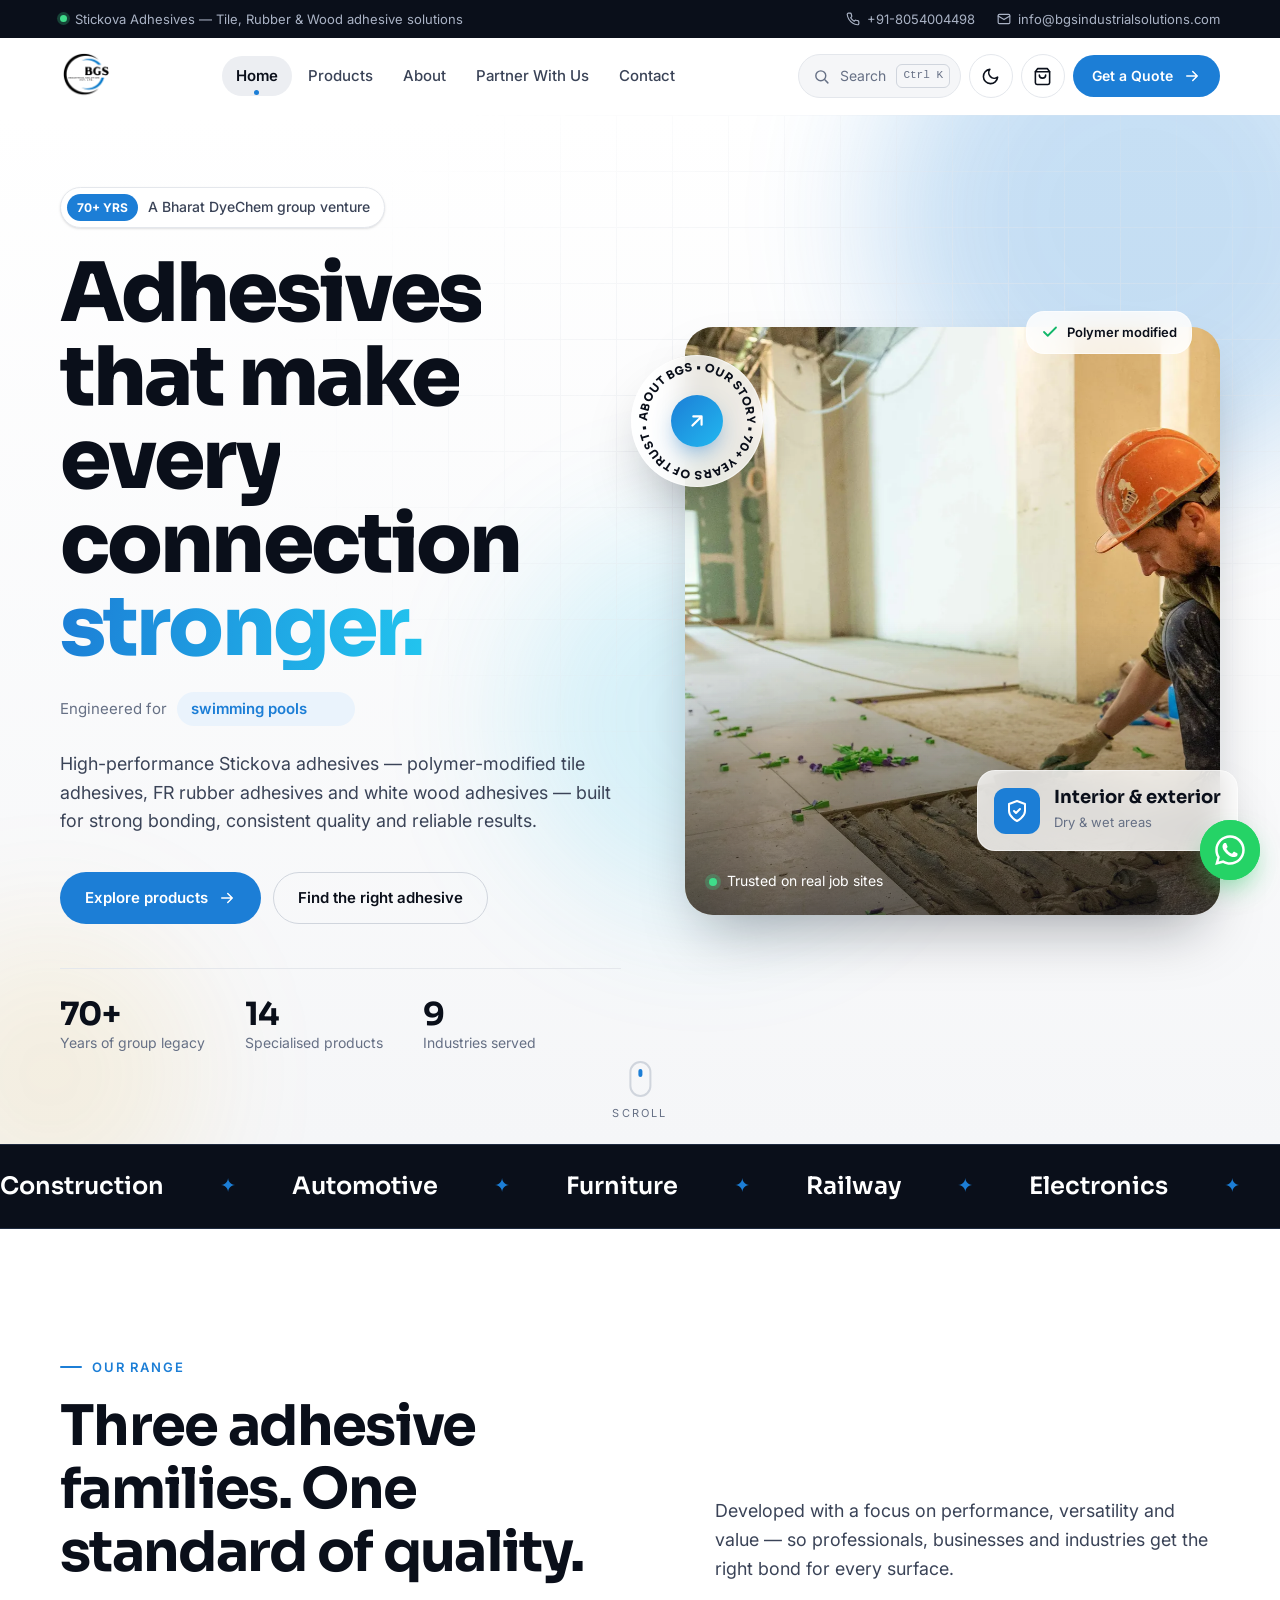
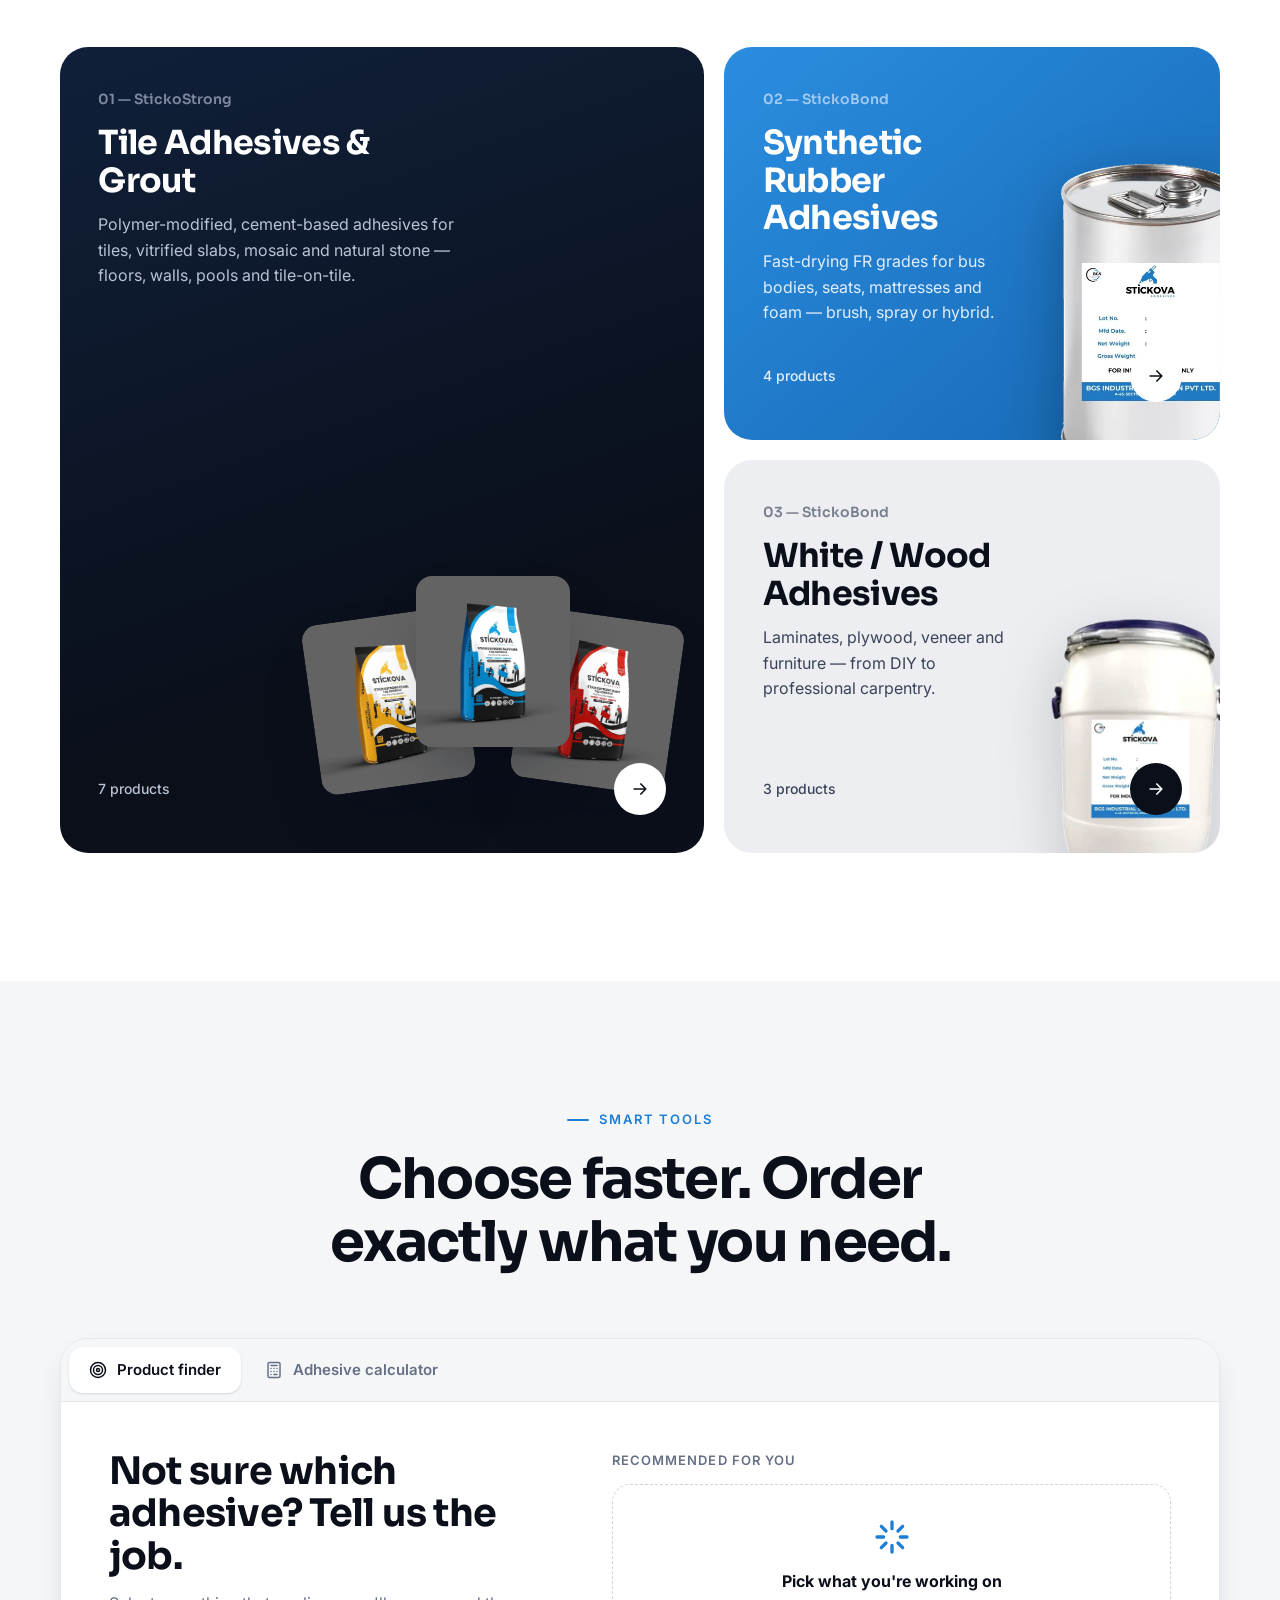
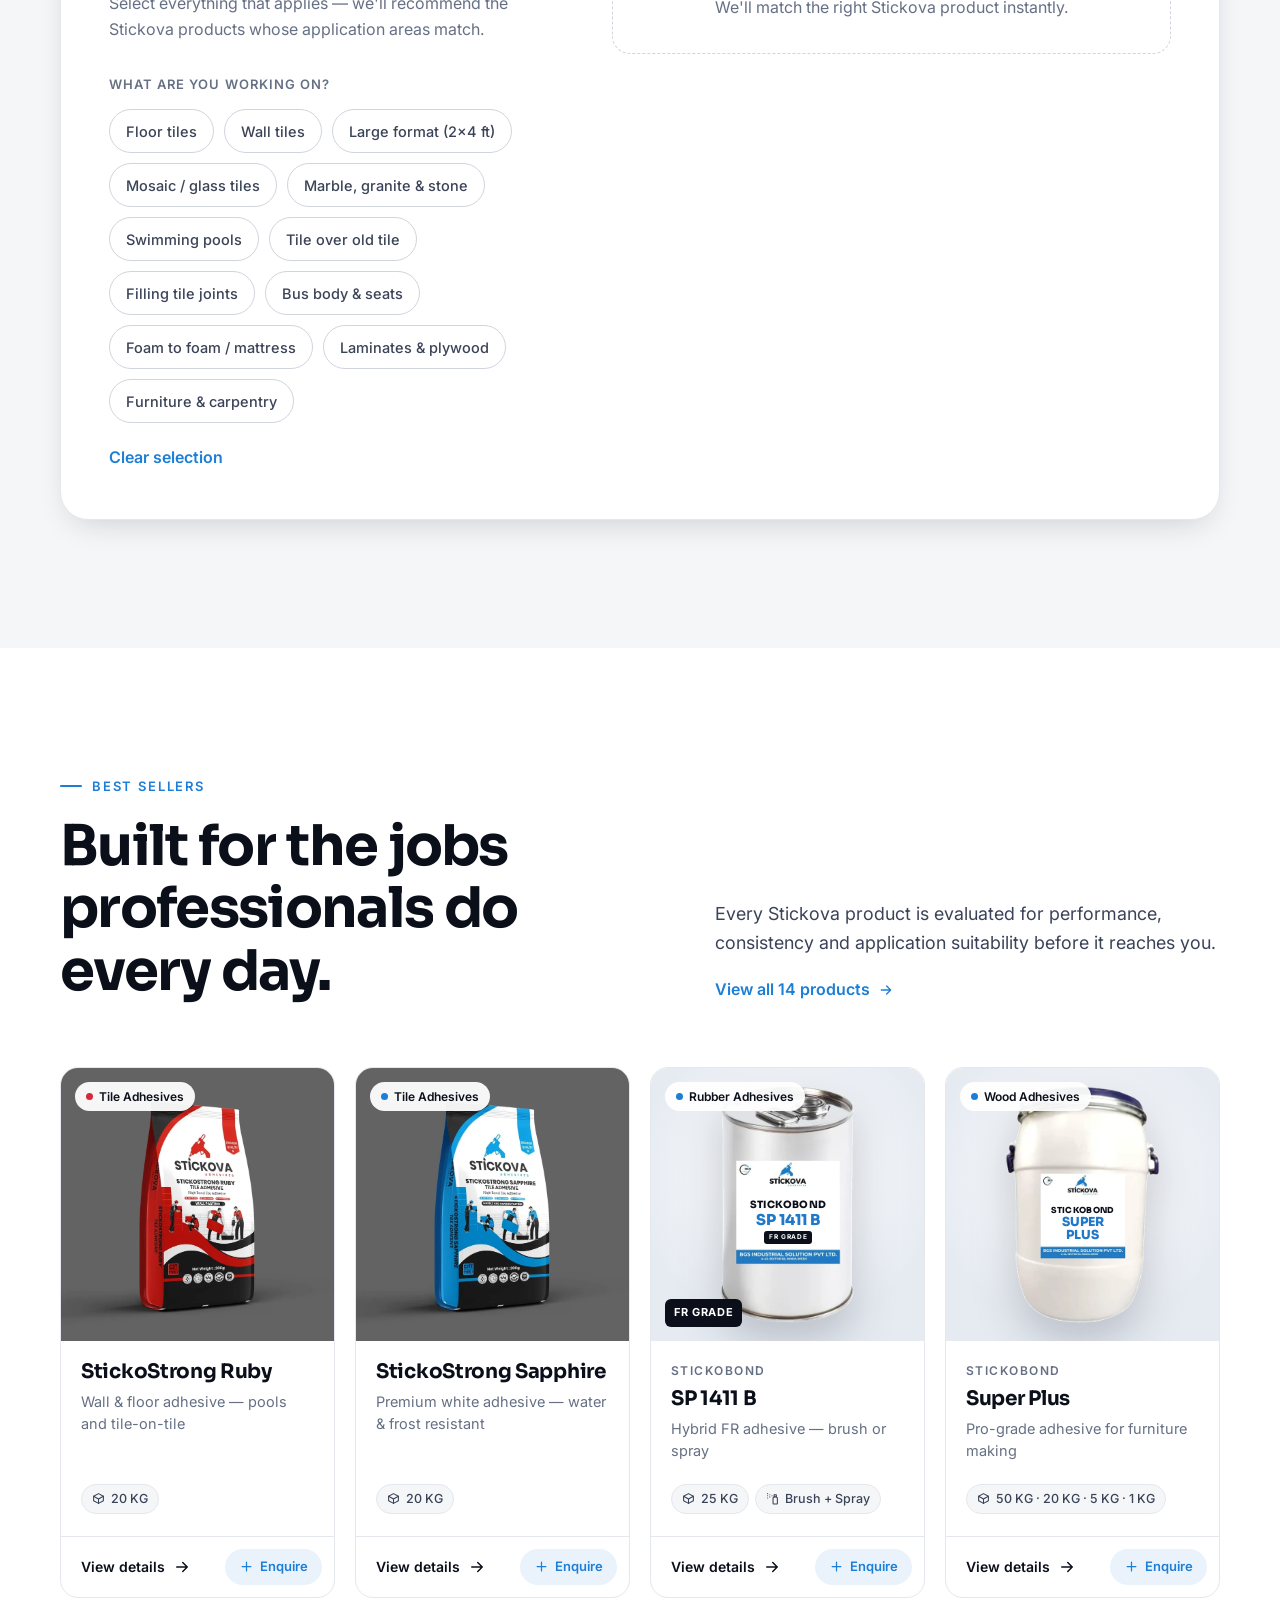
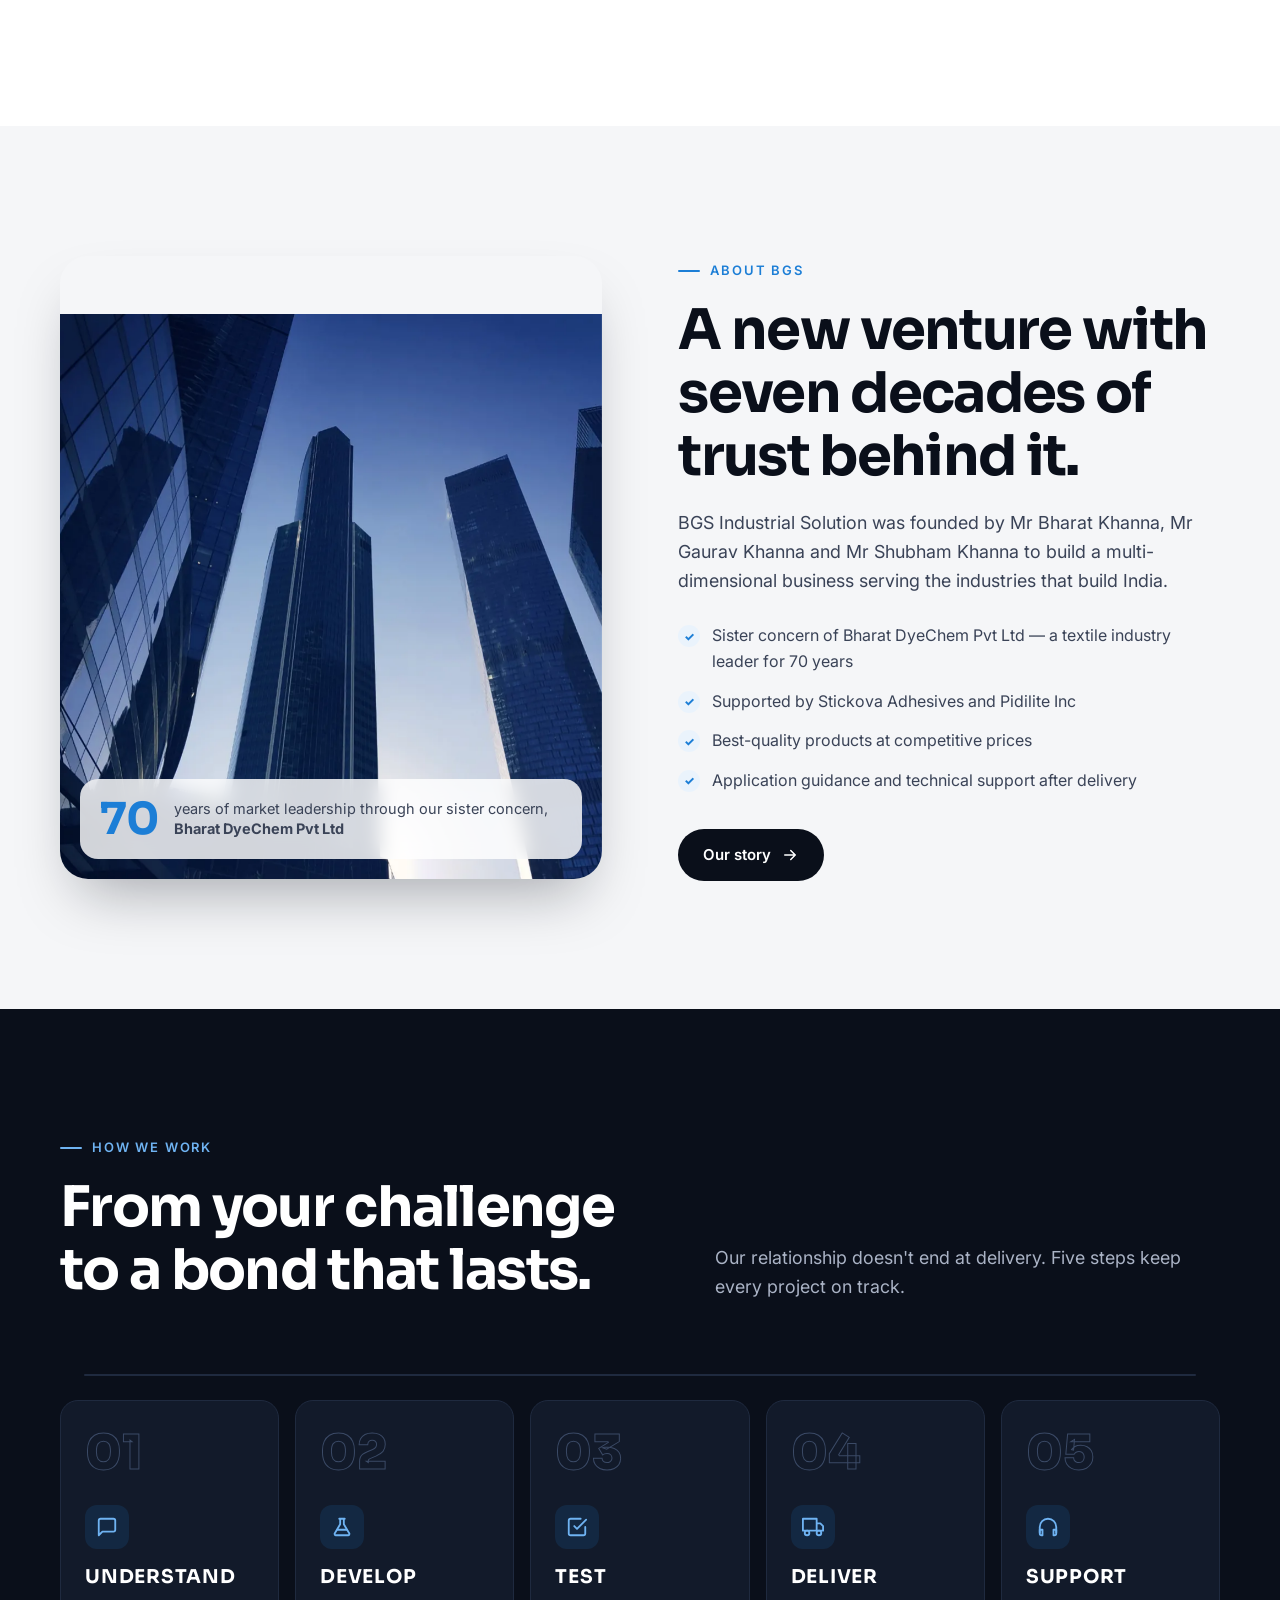
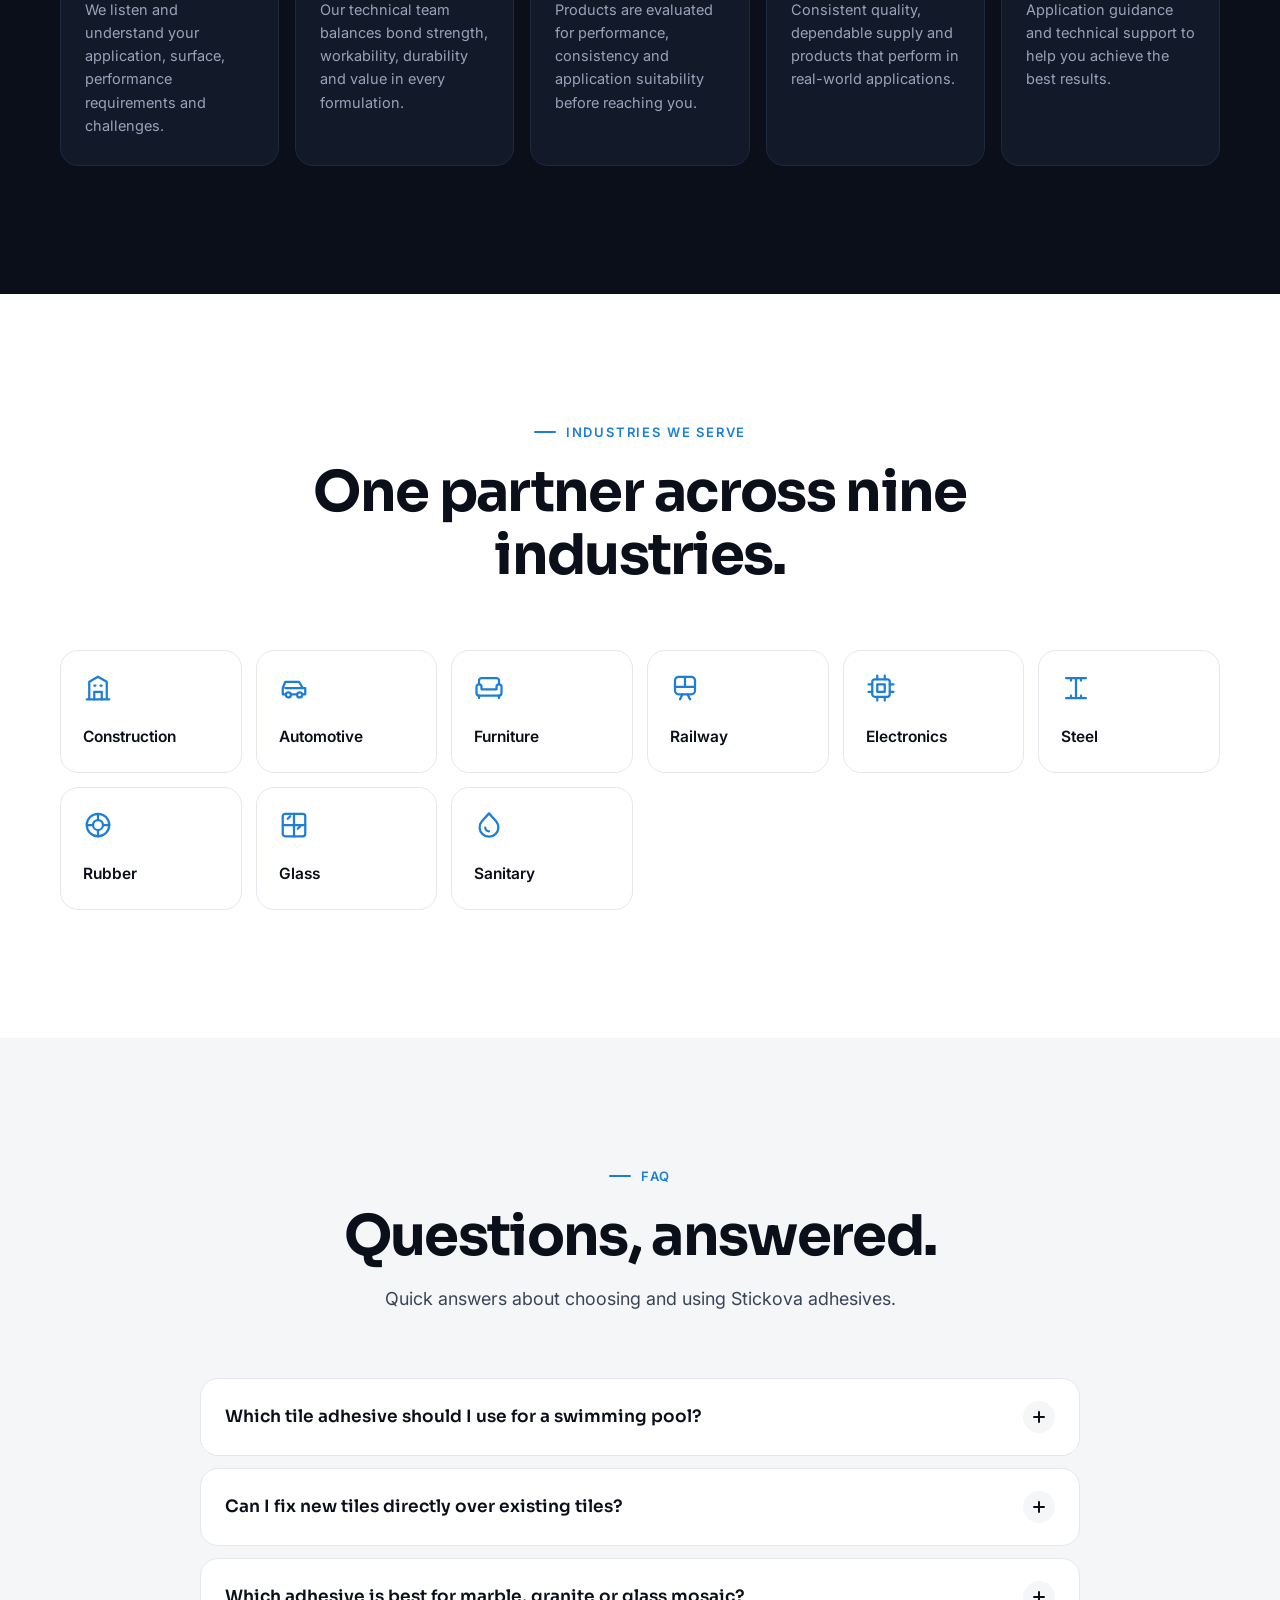
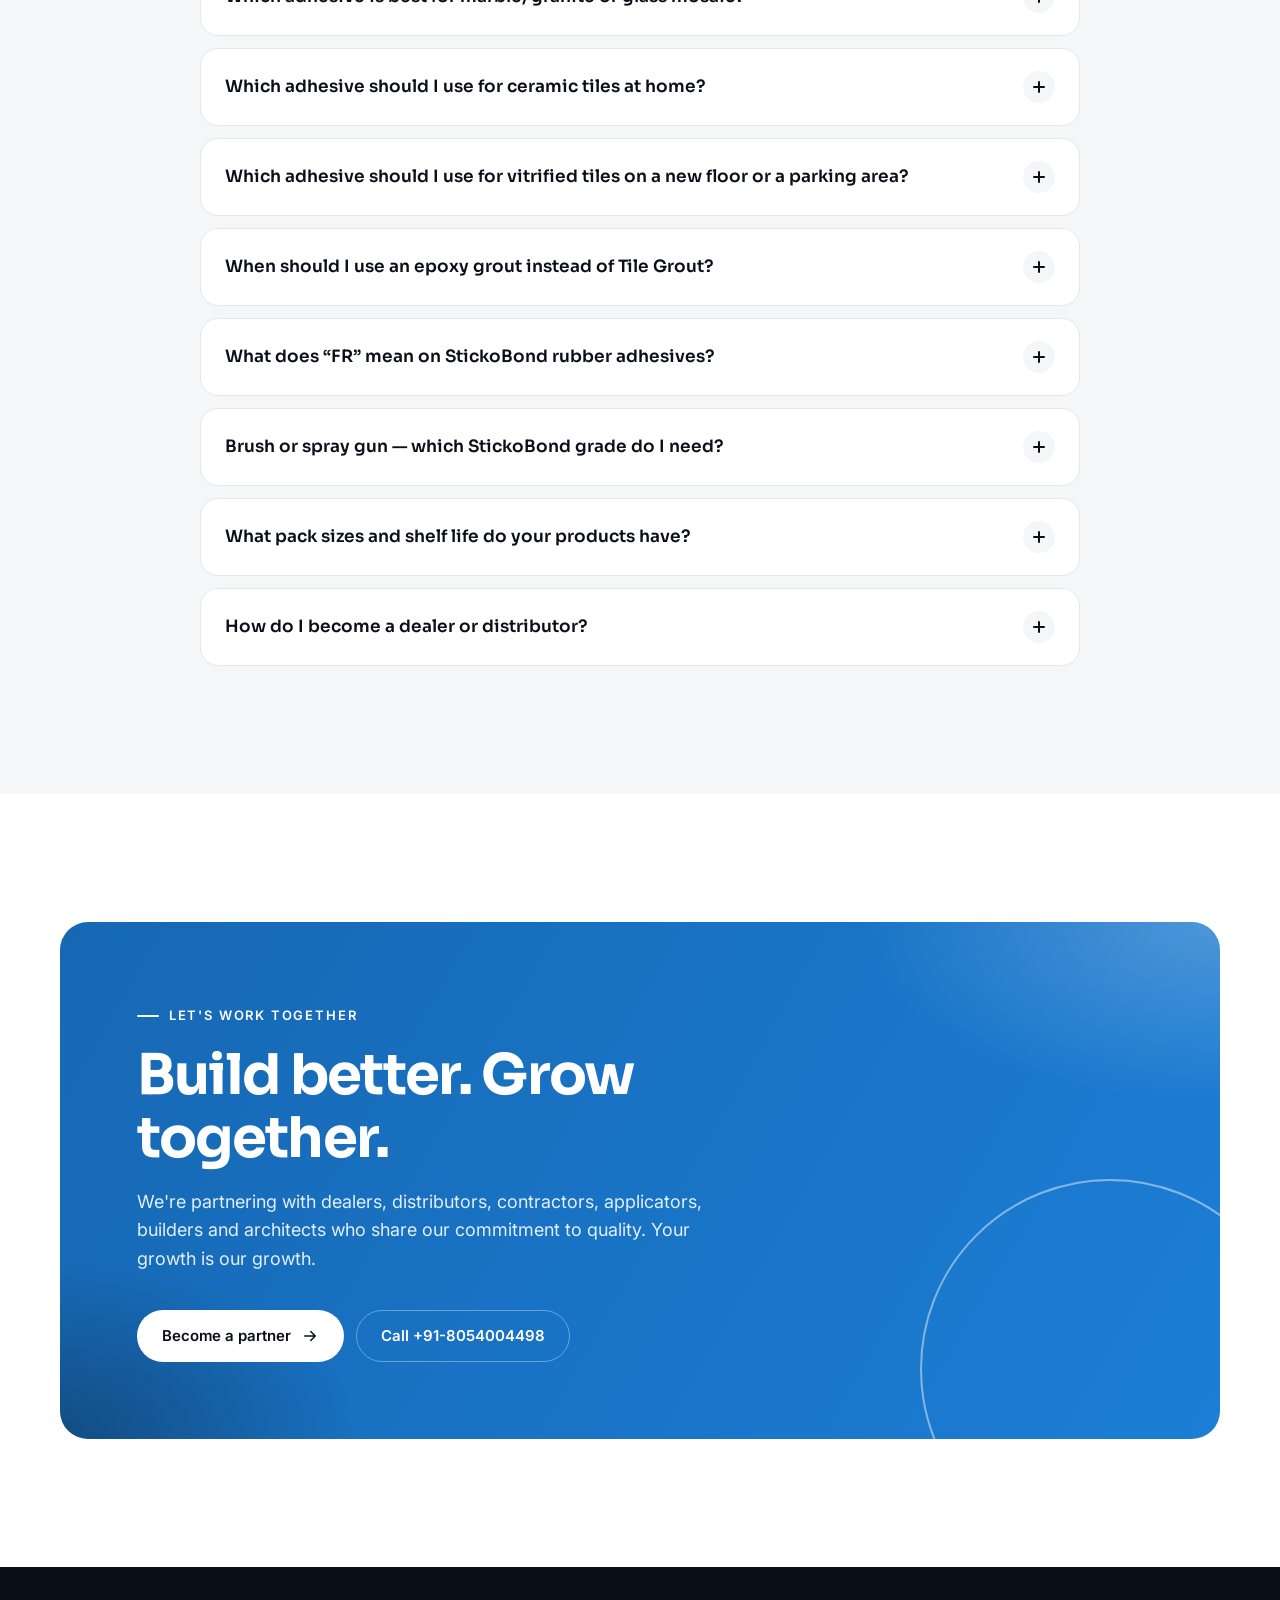
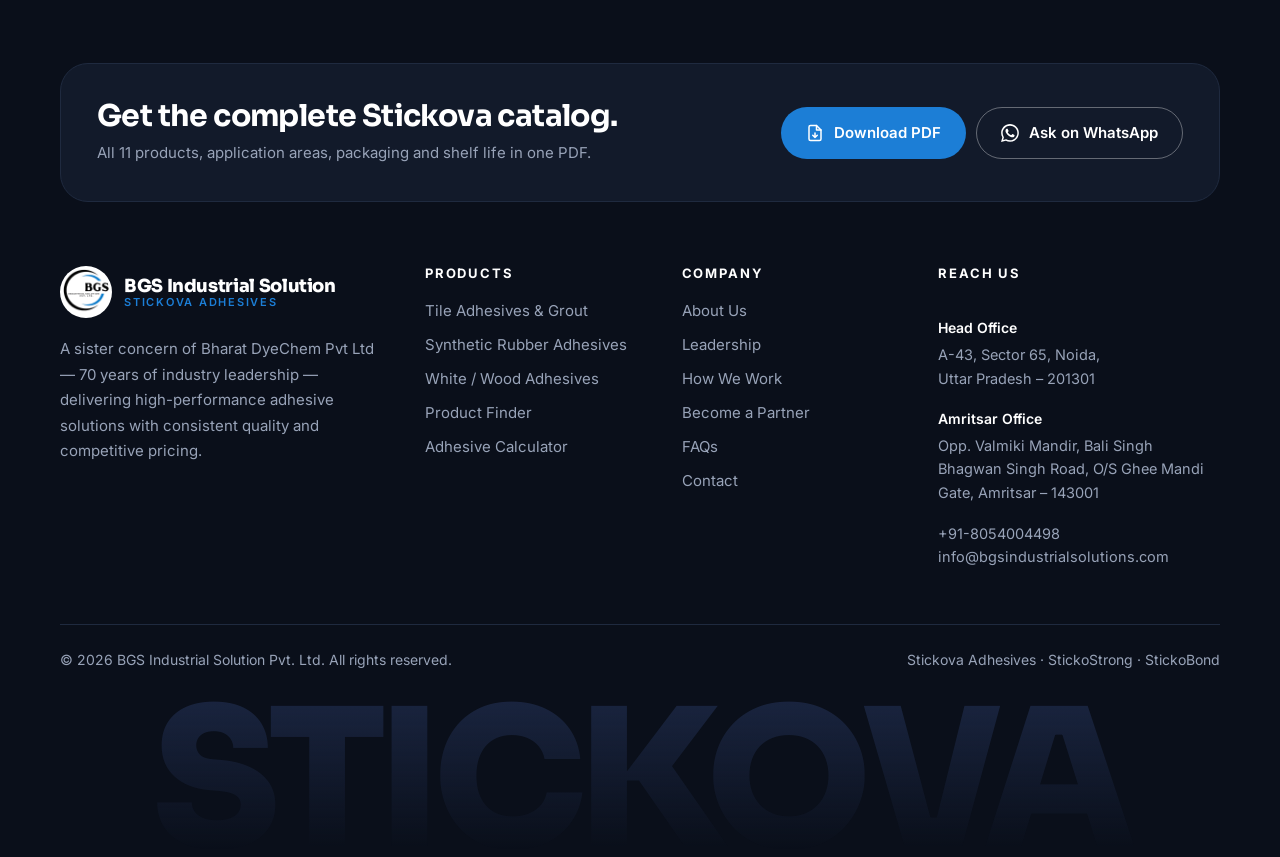
<file: index.html>
<!doctype html>
<html lang="en">
<head>
  <meta charset="utf-8" />
  <meta name="viewport" content="width=device-width, initial-scale=1, viewport-fit=cover" />
  <title>BGS Industrial Solution | Stickova Tile, Rubber &amp; Wood Adhesives</title>
  <meta name="description" content="Stickova adhesives by BGS Industrial Solution — polymer-modified tile adhesives &amp; grout, FR synthetic rubber adhesives and white wood adhesives. Product finder, bag calculator and fast quotes." />
  <meta name="theme-color" content="#ffffff" />
  <meta property="og:title" content="BGS Industrial Solution — Stickova Adhesives" />
  <meta property="og:description" content="High-performance tile, rubber and wood adhesives for professionals, businesses and industries." />
  <meta property="og:image" content="assets/img/hero-worker.webp" />
  <meta property="og:type" content="website" />
  <meta name="twitter:card" content="summary_large_image" />
  <link rel="icon" type="image/png" href="assets/img/favicon.png" />
  <link rel="apple-touch-icon" href="assets/img/apple-touch-icon.png" />
  <link rel="manifest" href="manifest.webmanifest" />
  <link rel="preconnect" href="https://fonts.googleapis.com" />
  <link rel="preconnect" href="https://fonts.gstatic.com" crossorigin />
  <link href="https://fonts.googleapis.com/css2?family=Inter:wght@400;500;600;700&family=Sora:wght@600;700;800&display=swap" rel="stylesheet" />
  <link rel="stylesheet" href="assets/css/style.css" />
  <link rel="preload" as="image" href="assets/img/hero-worker.webp" />
  <script>!function(d){d.classList.add("js");var t;try{t=JSON.parse(localStorage.getItem("bgs-theme"));if(!sessionStorage.getItem("bgs-seen")&&!matchMedia("(prefers-reduced-motion: reduce)").matches)d.classList.add("is-loading")}catch(e){}d.dataset.theme=t||(matchMedia("(prefers-color-scheme: dark)").matches?"dark":"light")}(document.documentElement)</script>
  <script type="application/ld+json">
  {
    "@context": "https://schema.org",
    "@type": "Organization",
    "name": "BGS Industrial Solution Pvt. Ltd.",
    "brand": { "@type": "Brand", "name": "Stickova Adhesives" },
    "url": "https://www.bgsindustrialsolution.com/",
    "logo": "https://www.bgsindustrialsolution.com/assets/img/icon-512.png",
    "email": "info@bgsindustrialsolutions.com",
    "telephone": "+91-8054004498",
    "address": [
      { "@type": "PostalAddress", "streetAddress": "A-43, Sector 65", "addressLocality": "Noida", "addressRegion": "Uttar Pradesh", "postalCode": "201301", "addressCountry": "IN" },
      { "@type": "PostalAddress", "streetAddress": "Opp. Valmiki Mandir, Bali Singh Bhagwan Singh Road, O/S Ghee Mandi Gate", "addressLocality": "Amritsar", "addressRegion": "Punjab", "postalCode": "143001", "addressCountry": "IN" }
    ]
  }
  </script>
</head>
<body data-page="home">
  <div id="header"></div>

  <main id="main">
    <!-- ============ HERO ============ -->
    <section class="hero">
      <div class="hero__bg" aria-hidden="true"><span class="blob blob--1"></span><span class="blob blob--2"></span><span class="blob blob--3"></span></div>
      <div class="container hero__grid">
        <div>
          <span class="hero__badge reveal"><b>70+ YRS</b> A Bharat DyeChem group venture</span>
          <h1 class="h-display" data-split>Adhesives that make every connection <span class="text-grad">stronger.</span></h1>
          <div class="hero__rotator reveal" style="--d:.35s">Engineered for <span class="rotator" data-rotate="tiles &amp; natural stone|swimming pools|bus bodies &amp; seats|foam &amp; mattresses|laminates &amp; plywood|furniture making">tiles</span></div>
          <p class="lead reveal" style="--d:.42s">High-performance Stickova adhesives — polymer-modified tile adhesives, FR rubber adhesives and white wood adhesives — built for strong bonding, consistent quality and reliable results.</p>
          <div class="hero__actions reveal" style="--d:.5s">
            <a class="btn btn--blue" href="products.html" data-magnetic>Explore products
              <svg viewBox="0 0 24 24" fill="none" stroke="currentColor" stroke-width="2" stroke-linecap="round" stroke-linejoin="round" aria-hidden="true"><path d="M5 12h14M13 6l6 6-6 6"/></svg></a>
            <a class="btn btn--ghost" href="#tools" data-magnetic>Find the right adhesive</a>
          </div>
          <div class="hero__trust reveal" style="--d:.58s">
            <div><strong><span data-count="70">70</span>+</strong><span>Years of group legacy</span></div>
            <div><strong data-count="14">14</strong><span>Specialised products</span></div>
            <div><strong data-count="9">9</strong><span>Industries served</span></div>
          </div>
        </div>

        <div class="hero__visual reveal reveal--scale" style="--d:.15s">
          <div class="hero__photo">
            <img src="assets/img/hero-worker.webp" alt="Applicator mixing Stickova tile adhesive on a construction site" width="1920" height="1280" fetchpriority="high" />
            <span class="hero__photo-caption"><span class="dot"></span>Trusted on real job sites</span>
          </div>
          <div data-depth="-26" style="position:absolute;inset:0;pointer-events:none">
            <a class="story-badge" href="about.html" aria-label="About BGS: our story" style="pointer-events:auto">
              <svg class="story-badge__ring" viewBox="0 0 120 120" aria-hidden="true">
                <defs><path id="storyCircle" d="M60,60 m-46,0 a46,46 0 1,1 92,0 a46,46 0 1,1 -92,0"/></defs>
                <text><textPath href="#storyCircle" textLength="286">ABOUT BGS • OUR STORY • 70+ YEARS OF TRUST •</textPath></text>
              </svg>
              <span class="story-badge__core"><svg viewBox="0 0 24 24" fill="none" stroke="currentColor" stroke-width="2.4" stroke-linecap="round" stroke-linejoin="round" aria-hidden="true"><path d="M7 17 17 7M8 7h9v9"/></svg></span>
            </a>
          </div>
          <div data-depth="18" style="position:absolute;inset:0;pointer-events:none">
            <div class="float-card float-card--stat floaty--slow">
              <span class="ico"><svg viewBox="0 0 24 24" fill="none" stroke="currentColor" stroke-width="2" stroke-linecap="round" stroke-linejoin="round" aria-hidden="true"><path d="M12 22s8-4 8-10V5l-8-3-8 3v7c0 6 8 10 8 10z"/><path d="m9 12 2 2 4-4"/></svg></span>
              <div><strong>Interior &amp; exterior</strong><span>Dry &amp; wet areas</span></div>
            </div>
          </div>
          <div data-depth="32" style="position:absolute;inset:0;pointer-events:none">
            <div class="float-card float-card--chip floaty">
              <svg viewBox="0 0 24 24" fill="none" stroke="currentColor" stroke-width="2.4" stroke-linecap="round" stroke-linejoin="round" aria-hidden="true"><path d="M20 6 9 17l-5-5"/></svg>
              Polymer modified
            </div>
          </div>
        </div>
      </div>
      <a class="scroll-hint" href="#range" aria-label="Scroll to content"><span></span>Scroll</a>
    </section>

    <!-- ============ INDUSTRIES MARQUEE ============ -->
    <div class="marquee" aria-label="Industries we serve">
      <div class="marquee__track">
        <span class="marquee__item">Construction</span><span class="marquee__item">Automotive</span><span class="marquee__item">Furniture</span><span class="marquee__item">Railway</span><span class="marquee__item">Electronics</span><span class="marquee__item">Steel</span><span class="marquee__item">Rubber</span><span class="marquee__item">Glass</span><span class="marquee__item">Sanitary</span>
      </div>
    </div>

    <!-- ============ CATEGORIES ============ -->
    <section class="section" id="range">
      <div class="container">
        <div class="section-head section-head--split">
          <div style="display:grid;gap:18px">
            <span class="eyebrow reveal">Our range</span>
            <h2 class="h-1" data-split>Three adhesive families. One standard of quality.</h2>
          </div>
          <p class="lead reveal">Developed with a focus on performance, versatility and value — so professionals, businesses and industries get the right bond for every surface.</p>
        </div>

        <div class="bento">
          <a class="cat cat--tile spot reveal" href="products.html#tile">
            <div class="cat__body">
              <span class="cat__num">01 — StickoStrong</span>
              <h3 style="margin-top:14px">Tile Adhesives &amp; Grout</h3>
              <p>Polymer-modified, cement-based adhesives for tiles, vitrified slabs, mosaic and natural stone — floors, walls, pools and tile-on-tile.</p>
            </div>
            <div class="cat__media" aria-hidden="true">
              <img src="assets/img/pearl.webp" alt="" loading="lazy" />
              <img src="assets/img/sapphire.webp" alt="" loading="lazy" />
              <img src="assets/img/ruby.webp" alt="" loading="lazy" />
            </div>
            <div class="cat__foot">
              <span class="cat__count" data-cat-count="tile">4 products</span>
              <span class="cat__go"><svg viewBox="0 0 24 24" fill="none" stroke="currentColor" stroke-width="2" stroke-linecap="round" stroke-linejoin="round" aria-hidden="true"><path d="M5 12h14M13 6l6 6-6 6"/></svg></span>
            </div>
          </a>
          <a class="cat cat--rubber spot reveal" href="products.html#rubber" style="--d:.08s">
            <div class="cat__body">
              <span class="cat__num">02 — StickoBond</span>
              <h3 style="margin-top:14px">Synthetic Rubber Adhesives</h3>
              <p>Fast-drying FR grades for bus bodies, seats, mattresses and foam — brush, spray or hybrid.</p>
            </div>
            <img class="cat__media" src="assets/img/tin.webp" alt="" loading="lazy" aria-hidden="true" />
            <div class="cat__foot">
              <span class="cat__count" data-cat-count="rubber">4 products</span>
              <span class="cat__go"><svg viewBox="0 0 24 24" fill="none" stroke="currentColor" stroke-width="2" stroke-linecap="round" stroke-linejoin="round" aria-hidden="true"><path d="M5 12h14M13 6l6 6-6 6"/></svg></span>
            </div>
          </a>
          <a class="cat cat--wood spot reveal" href="products.html#wood" style="--d:.16s">
            <div class="cat__body">
              <span class="cat__num">03 — StickoBond</span>
              <h3 style="margin-top:14px">White / Wood Adhesives</h3>
              <p>Laminates, plywood, veneer and furniture — from DIY to professional carpentry.</p>
            </div>
            <img class="cat__media" src="assets/img/drum.webp" alt="" loading="lazy" aria-hidden="true" />
            <div class="cat__foot">
              <span class="cat__count" data-cat-count="wood">3 products</span>
              <span class="cat__go"><svg viewBox="0 0 24 24" fill="none" stroke="currentColor" stroke-width="2" stroke-linecap="round" stroke-linejoin="round" aria-hidden="true"><path d="M5 12h14M13 6l6 6-6 6"/></svg></span>
            </div>
          </a>
        </div>
      </div>
    </section>

    <!-- ============ SMART TOOLS ============ -->
    <section class="section section--sand" id="tools">
      <span id="calculator" style="position:absolute;top:0" aria-hidden="true"></span>
      <div class="container">
        <div class="section-head section-head--center">
          <span class="eyebrow reveal">Smart tools</span>
          <h2 class="h-1" data-split>Choose faster. Order exactly what you need.</h2>
        </div>
        <div class="tools reveal">
          <div class="tools__tabs" role="tablist" aria-label="Tools">
            <span class="tools__ind" aria-hidden="true"></span>
            <button class="tools__tab" role="tab" id="tab-finder" data-tab="finder" aria-controls="panel-finder" aria-selected="true">
              <svg viewBox="0 0 24 24" fill="none" stroke="currentColor" stroke-width="2" stroke-linecap="round" stroke-linejoin="round" aria-hidden="true"><circle cx="12" cy="12" r="10"/><circle cx="12" cy="12" r="6"/><circle cx="12" cy="12" r="2"/></svg>Product finder</button>
            <button class="tools__tab" role="tab" id="tab-calc" data-tab="calc" aria-controls="panel-calc" aria-selected="false" tabindex="-1">
              <svg viewBox="0 0 24 24" fill="none" stroke="currentColor" stroke-width="2" stroke-linecap="round" stroke-linejoin="round" aria-hidden="true"><rect x="4" y="2" width="16" height="20" rx="2"/><path d="M8 6h8M8 10h.01M12 10h.01M16 10h.01M8 14h.01M12 14h.01M16 14h.01M8 18h.01M12 18h4"/></svg>Adhesive calculator</button>
          </div>

          <div class="tools__panel" id="panel-finder" role="tabpanel" aria-labelledby="tab-finder">
            <div class="finder" id="finder">
              <div>
                <h3 class="h-2">Not sure which adhesive? Tell us the job.</h3>
                <p class="muted" style="margin-top:14px">Select everything that applies — we'll recommend the Stickova products whose application areas match.</p>
                <p class="finder__step" style="margin-top:32px">What are you working on?</p>
                <div class="finder__options" id="finderOptions" role="group" aria-label="Application"></div>
                <button type="button" class="link-arrow" id="finderReset" style="margin-top:22px">Clear selection</button>
              </div>
              <div>
                <p class="finder__step">Recommended for you</p>
                <div class="finder__results" id="finderResults" aria-live="polite"></div>
              </div>
            </div>
          </div>

          <div class="tools__panel" id="panel-calc" role="tabpanel" aria-labelledby="tab-calc" hidden>
            <div class="calc" id="calc">
              <div class="calc__fields">
                <div>
                  <h3 class="h-2">How many bags do you need?</h3>
                  <p class="muted" style="margin-top:12px">Estimate StickoStrong tile adhesive for your area in seconds — then add it straight to your enquiry.</p>
                </div>
                <div class="field">
                  <label for="calcArea">Area to tile</label>
                  <div class="calc__area">
                    <input id="calcArea" type="number" min="0" step="1" inputmode="decimal" />
                    <span id="calcUnitLbl" class="muted">m²</span>
                    <div class="seg" role="group" aria-label="Unit" style="margin-left:auto">
                      <button type="button" data-unit="m2" aria-pressed="true">m²</button>
                      <button type="button" data-unit="ft2" aria-pressed="false">sq ft</button>
                    </div>
                  </div>
                  <input id="calcRange" class="range" type="range" min="1" max="500" step="1" aria-label="Area slider" />
                </div>
                <div class="form__row">
                  <div class="field"><label for="calcTrowel">Trowel / bed size</label><select id="calcTrowel" aria-describedby="calcTrowelHint"></select><span class="form__note" id="calcTrowelHint"></span></div>
                  <div class="field"><label for="calcProduct">Adhesive</label><select id="calcProduct"></select></div>
                </div>
                <div class="field">
                  <label>Wastage allowance</label>
                  <div class="seg" id="calcWastage" role="group" aria-label="Wastage allowance" style="justify-self:start"></div>
                </div>
              </div>
              <div class="calc__out" aria-live="polite">
                <span class="eyebrow" style="color:#6fb3f2">Your estimate</span>
                <div class="calc__big"><strong id="calcBags">0</strong><span>bags × 20 KG</span></div>
                <div class="bags" id="calcBagIcons" aria-hidden="true"></div>
                <p>of <b id="calcProdName" style="color:#fff"></b></p>
                <div class="calc__rows">
                  <div><span>Area</span><b id="calcM2">—</b></div>
                  <div><span>Coverage rate</span><b id="calcRate">—</b></div>
                  <div><span>Total adhesive (incl. wastage)</span><b id="calcKg">—</b></div>
                </div>
                <button class="btn btn--light" type="button" id="calcAdd">
                  <svg viewBox="0 0 24 24" fill="none" stroke="currentColor" stroke-width="2" stroke-linecap="round" stroke-linejoin="round" aria-hidden="true"><path d="M12 5v14M5 12h14"/></svg><span class="lbl">Add to enquiry</span></button>
                <p class="calc__note">Indicative estimate using typical consumption for each notch-trowel size. Actual usage depends on substrate, tile size and back-buttering — our technical team will confirm before you order.</p>
              </div>
            </div>
          </div>
        </div>
      </div>
    </section>

    <!-- ============ FEATURED ============ -->
    <section class="section">
      <div class="container">
        <div class="section-head section-head--split">
          <div style="display:grid;gap:18px">
            <span class="eyebrow reveal">Best sellers</span>
            <h2 class="h-1" data-split>Built for the jobs professionals do every day.</h2>
          </div>
          <div class="reveal" style="display:grid;gap:20px;justify-items:start">
            <p class="lead">Every Stickova product is evaluated for performance, consistency and application suitability before it reaches you.</p>
            <a class="link-arrow" href="products.html">View all 14 products <svg viewBox="0 0 24 24" fill="none" stroke="currentColor" stroke-width="2" stroke-linecap="round" stroke-linejoin="round" aria-hidden="true"><path d="M5 12h14M13 6l6 6-6 6"/></svg></a>
          </div>
        </div>
        <div class="grid-products" id="featuredProducts"></div>
      </div>
    </section>

    <!-- ============ ABOUT ============ -->
    <section class="section section--sand">
      <div class="container split">
        <div class="split__img clip-reveal">
          <img src="assets/img/building.webp" alt="Modern high-rise buildings" loading="lazy" width="1000" height="1333" data-parallax="0.12" />
          <div class="legacy-badge">
            <strong><span data-count="70">70</span></strong>
            <span>years of market leadership through our sister concern, <b>Bharat DyeChem Pvt Ltd</b></span>
          </div>
        </div>
        <div>
          <span class="eyebrow reveal">About BGS</span>
          <h2 class="h-1" data-split style="margin-top:18px">A new venture with seven decades of trust behind it.</h2>
          <p class="lead reveal" style="margin-top:22px">BGS Industrial Solution was founded by Mr Bharat Khanna, Mr Gaurav Khanna and Mr Shubham Khanna to build a multi-dimensional business serving the industries that build India.</p>
          <ul class="ticks">
            <li class="reveal reveal--right">Sister concern of Bharat DyeChem Pvt Ltd — a textile industry leader for 70 years</li>
            <li class="reveal reveal--right" style="--d:.06s">Supported by Stickova Adhesives and Pidilite Inc</li>
            <li class="reveal reveal--right" style="--d:.12s">Best-quality products at competitive prices</li>
            <li class="reveal reveal--right" style="--d:.18s">Application guidance and technical support after delivery</li>
          </ul>
          <div class="reveal" style="margin-top:36px"><a class="btn" href="about.html" data-magnetic>Our story <svg viewBox="0 0 24 24" fill="none" stroke="currentColor" stroke-width="2" stroke-linecap="round" stroke-linejoin="round" aria-hidden="true"><path d="M5 12h14M13 6l6 6-6 6"/></svg></a></div>
        </div>
      </div>
    </section>

    <!-- ============ HOW WE WORK ============ -->
    <section class="section section--dark">
      <div class="container">
        <div class="section-head section-head--split">
          <div style="display:grid;gap:18px">
            <span class="eyebrow reveal">How we work</span>
            <h2 class="h-1" data-split>From your challenge to a bond that lasts.</h2>
          </div>
          <p class="lead reveal">Our relationship doesn't end at delivery. Five steps keep every project on track.</p>
        </div>
        <ol class="process">
          <li class="step spot reveal"><span class="step__num">01</span><span class="step__ico"><svg viewBox="0 0 24 24" fill="none" stroke="currentColor" stroke-width="2" stroke-linecap="round" stroke-linejoin="round" aria-hidden="true"><path d="M21 15a2 2 0 0 1-2 2H7l-4 4V5a2 2 0 0 1 2-2h14a2 2 0 0 1 2 2z"/></svg></span><h3>Understand</h3><p>We listen and understand your application, surface, performance requirements and challenges.</p></li>
          <li class="step spot reveal" style="--d:.08s"><span class="step__num">02</span><span class="step__ico"><svg viewBox="0 0 24 24" fill="none" stroke="currentColor" stroke-width="2" stroke-linecap="round" stroke-linejoin="round" aria-hidden="true"><path d="M9 3h6M10 3v6L4 19a1.5 1.5 0 0 0 1.3 2h13.4a1.5 1.5 0 0 0 1.3-2L14 9V3"/><path d="M7 15h10"/></svg></span><h3>Develop</h3><p>Our technical team balances bond strength, workability, durability and value in every formulation.</p></li>
          <li class="step spot reveal" style="--d:.16s"><span class="step__num">03</span><span class="step__ico"><svg viewBox="0 0 24 24" fill="none" stroke="currentColor" stroke-width="2" stroke-linecap="round" stroke-linejoin="round" aria-hidden="true"><path d="M9 11l3 3L22 4"/><path d="M21 12v7a2 2 0 0 1-2 2H5a2 2 0 0 1-2-2V5a2 2 0 0 1 2-2h11"/></svg></span><h3>Test</h3><p>Products are evaluated for performance, consistency and application suitability before reaching you.</p></li>
          <li class="step spot reveal" style="--d:.24s"><span class="step__num">04</span><span class="step__ico"><svg viewBox="0 0 24 24" fill="none" stroke="currentColor" stroke-width="2" stroke-linecap="round" stroke-linejoin="round" aria-hidden="true"><path d="M1 3h15v13H1zM16 8h4l3 3v5h-7z"/><circle cx="5.5" cy="18.5" r="2.5"/><circle cx="18.5" cy="18.5" r="2.5"/></svg></span><h3>Deliver</h3><p>Consistent quality, dependable supply and products that perform in real-world applications.</p></li>
          <li class="step spot reveal" style="--d:.32s"><span class="step__num">05</span><span class="step__ico"><svg viewBox="0 0 24 24" fill="none" stroke="currentColor" stroke-width="2" stroke-linecap="round" stroke-linejoin="round" aria-hidden="true"><path d="M3 18v-6a9 9 0 0 1 18 0v6"/><path d="M21 19a2 2 0 0 1-2 2h-1v-6h3zM3 19a2 2 0 0 0 2 2h1v-6H3z"/></svg></span><h3>Support</h3><p>Application guidance and technical support to help you achieve the best results.</p></li>
        </ol>
      </div>
    </section>

    <!-- ============ INDUSTRIES ============ -->
    <section class="section">
      <div class="container">
        <div class="section-head section-head--center">
          <span class="eyebrow reveal">Industries we serve</span>
          <h2 class="h-1" data-split>One partner across nine industries.</h2>
        </div>
        <div class="industries">
          <div class="industry reveal"><svg viewBox="0 0 24 24" fill="none" stroke="currentColor" stroke-width="1.8" stroke-linecap="round" stroke-linejoin="round" aria-hidden="true"><path d="M3 21h18M5 21V7l7-4 7 4v14"/><path d="M9 21v-6h6v6M9 10h1M14 10h1"/></svg><span>Construction</span></div>
          <div class="industry reveal" style="--d:.04s"><svg viewBox="0 0 24 24" fill="none" stroke="currentColor" stroke-width="1.8" stroke-linecap="round" stroke-linejoin="round" aria-hidden="true"><path d="M5 17H3v-5l2-5h11l3 5h2v5h-2"/><circle cx="7.5" cy="17.5" r="2"/><circle cx="16.5" cy="17.5" r="2"/><path d="M9.5 17h5M5 12h14"/></svg><span>Automotive</span></div>
          <div class="industry reveal" style="--d:.08s"><svg viewBox="0 0 24 24" fill="none" stroke="currentColor" stroke-width="1.8" stroke-linecap="round" stroke-linejoin="round" aria-hidden="true"><path d="M20 9V6a2 2 0 0 0-2-2H6a2 2 0 0 0-2 2v3"/><path d="M2 11v5a2 2 0 0 0 2 2h16a2 2 0 0 0 2-2v-5a2 2 0 0 0-4 0v2H6v-2a2 2 0 0 0-4 0z"/><path d="M4 18v2M20 18v2"/></svg><span>Furniture</span></div>
          <div class="industry reveal" style="--d:.12s"><svg viewBox="0 0 24 24" fill="none" stroke="currentColor" stroke-width="1.8" stroke-linecap="round" stroke-linejoin="round" aria-hidden="true"><rect x="4" y="3" width="16" height="14" rx="3"/><path d="M4 11h16M12 3v8M8 21l2-4M16 21l-2-4"/></svg><span>Railway</span></div>
          <div class="industry reveal" style="--d:.16s"><svg viewBox="0 0 24 24" fill="none" stroke="currentColor" stroke-width="1.8" stroke-linecap="round" stroke-linejoin="round" aria-hidden="true"><rect x="5" y="5" width="14" height="14" rx="2"/><rect x="9" y="9" width="6" height="6"/><path d="M9 2v3M15 2v3M9 19v3M15 19v3M2 9h3M2 15h3M19 9h3M19 15h3"/></svg><span>Electronics</span></div>
          <div class="industry reveal" style="--d:.2s"><svg viewBox="0 0 24 24" fill="none" stroke="currentColor" stroke-width="1.8" stroke-linecap="round" stroke-linejoin="round" aria-hidden="true"><path d="M4 4h16M4 20h16M12 4v16M8 4v2M16 4v2M8 18v2M16 18v2"/></svg><span>Steel</span></div>
          <div class="industry reveal" style="--d:.24s"><svg viewBox="0 0 24 24" fill="none" stroke="currentColor" stroke-width="1.8" stroke-linecap="round" stroke-linejoin="round" aria-hidden="true"><circle cx="12" cy="12" r="9"/><circle cx="12" cy="12" r="4"/><path d="M12 3v5M12 16v5M3 12h5M16 12h5"/></svg><span>Rubber</span></div>
          <div class="industry reveal" style="--d:.28s"><svg viewBox="0 0 24 24" fill="none" stroke="currentColor" stroke-width="1.8" stroke-linecap="round" stroke-linejoin="round" aria-hidden="true"><rect x="3" y="3" width="18" height="18" rx="2"/><path d="M12 3v18M3 12h18M7 7l2-2M15 15l2-2"/></svg><span>Glass</span></div>
          <div class="industry reveal" style="--d:.32s"><svg viewBox="0 0 24 24" fill="none" stroke="currentColor" stroke-width="1.8" stroke-linecap="round" stroke-linejoin="round" aria-hidden="true"><path d="M12 2.7 6.3 9a7.5 7.5 0 1 0 11.4 0z"/><path d="M9 14a3 3 0 0 0 3 3"/></svg><span>Sanitary</span></div>
        </div>
      </div>
    </section>

    <!-- ============ FAQ ============ -->
    <section class="section section--sand" id="faq">
      <div class="container">
        <div class="section-head section-head--center">
          <span class="eyebrow reveal">FAQ</span>
          <h2 class="h-1" data-split>Questions, answered.</h2>
          <p class="lead reveal">Quick answers about choosing and using Stickova adhesives.</p>
        </div>
        <div class="faq" id="faqList"></div>
      </div>
    </section>

    <!-- ============ CTA ============ -->
    <section class="section">
      <div class="container">
        <div class="cta-band reveal reveal--scale">
          <div class="cta-band__rings" aria-hidden="true"><span></span><span></span><span></span></div>
          <span class="eyebrow">Let's work together</span>
          <h2 class="h-1" style="margin-top:18px">Build better. Grow together.</h2>
          <p>We're partnering with dealers, distributors, contractors, applicators, builders and architects who share our commitment to quality. Your growth is our growth.</p>
          <div class="cta-band__actions">
            <a class="btn btn--light" href="partner.html" data-magnetic>Become a partner <svg viewBox="0 0 24 24" fill="none" stroke="currentColor" stroke-width="2" stroke-linecap="round" stroke-linejoin="round" aria-hidden="true"><path d="M5 12h14M13 6l6 6-6 6"/></svg></a>
            <a class="btn btn--outline-light" href="tel:+918054004498">Call +91-8054004498</a>
          </div>
        </div>
      </div>
    </section>
  </main>

  <div id="footer"></div>
  <script src="assets/js/data.js" defer></script>
  <script src="assets/js/main.js" defer></script>
</body>
</html>
</file>
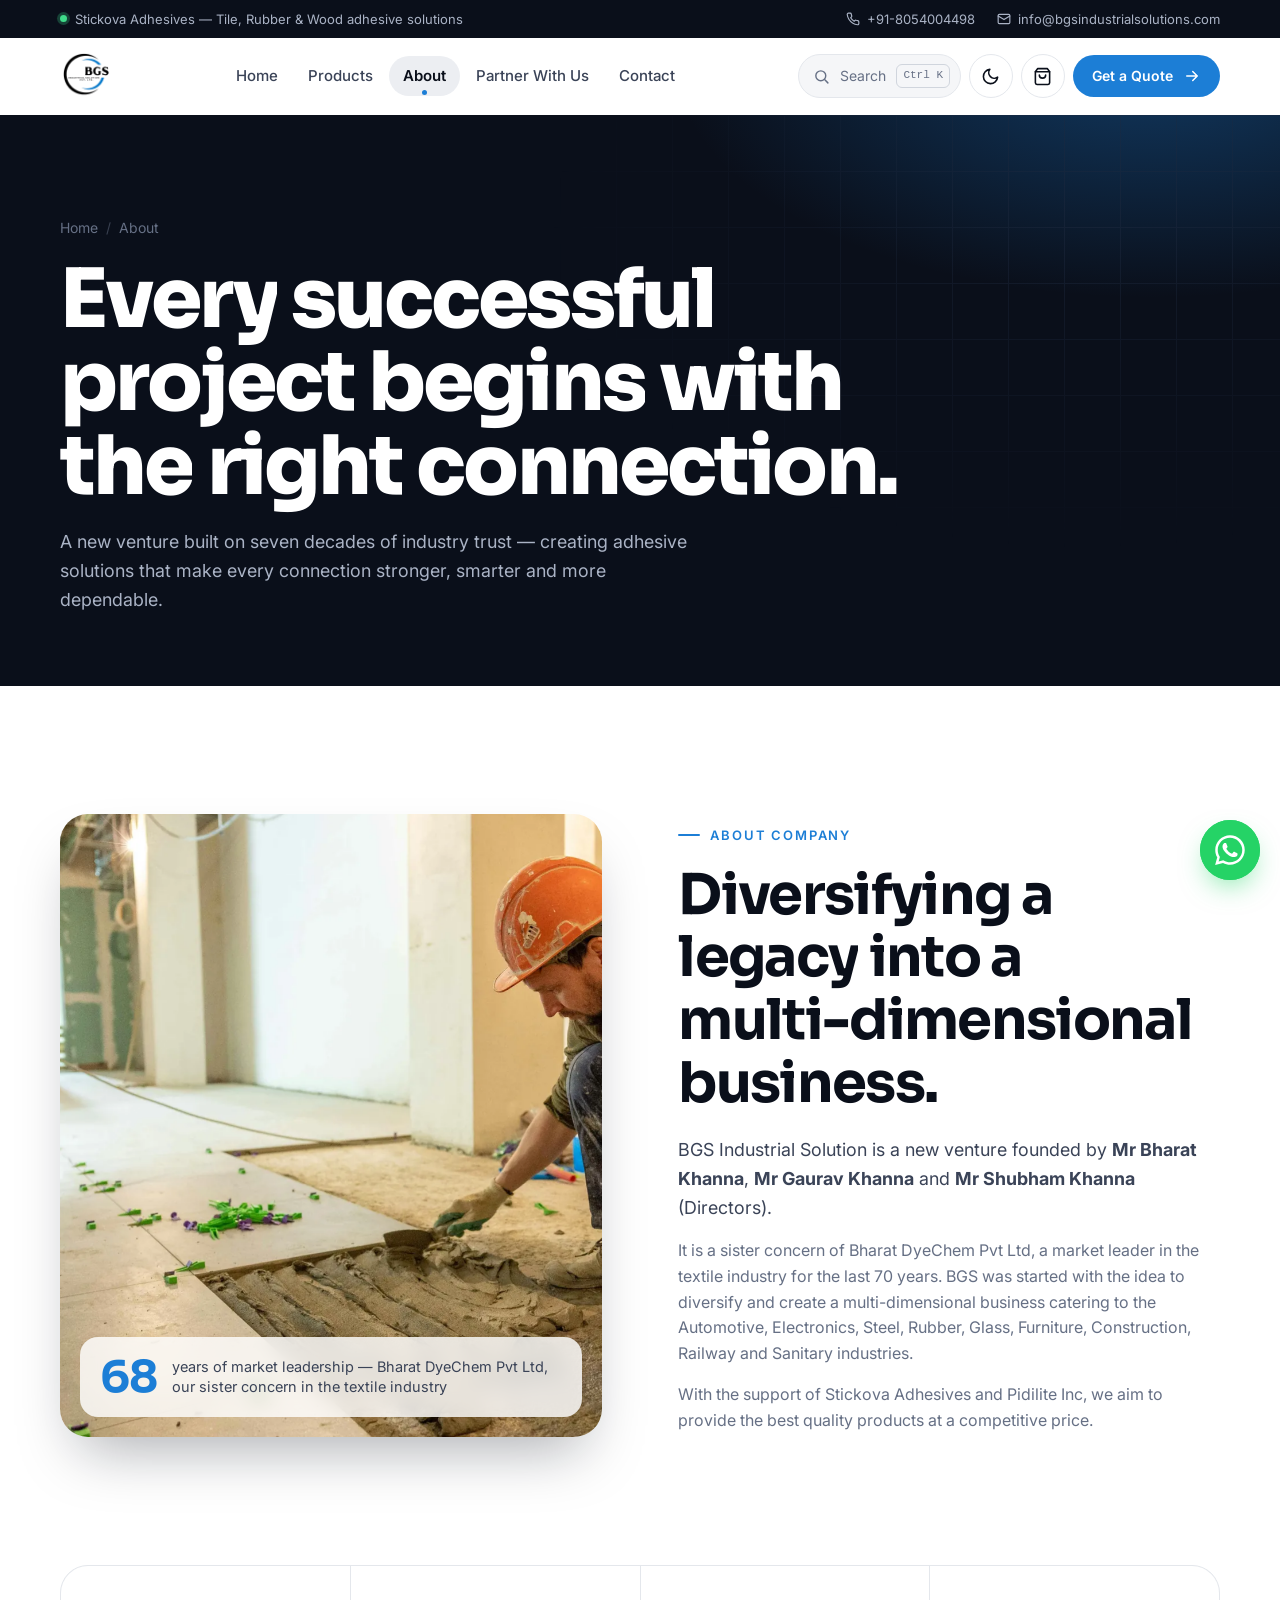
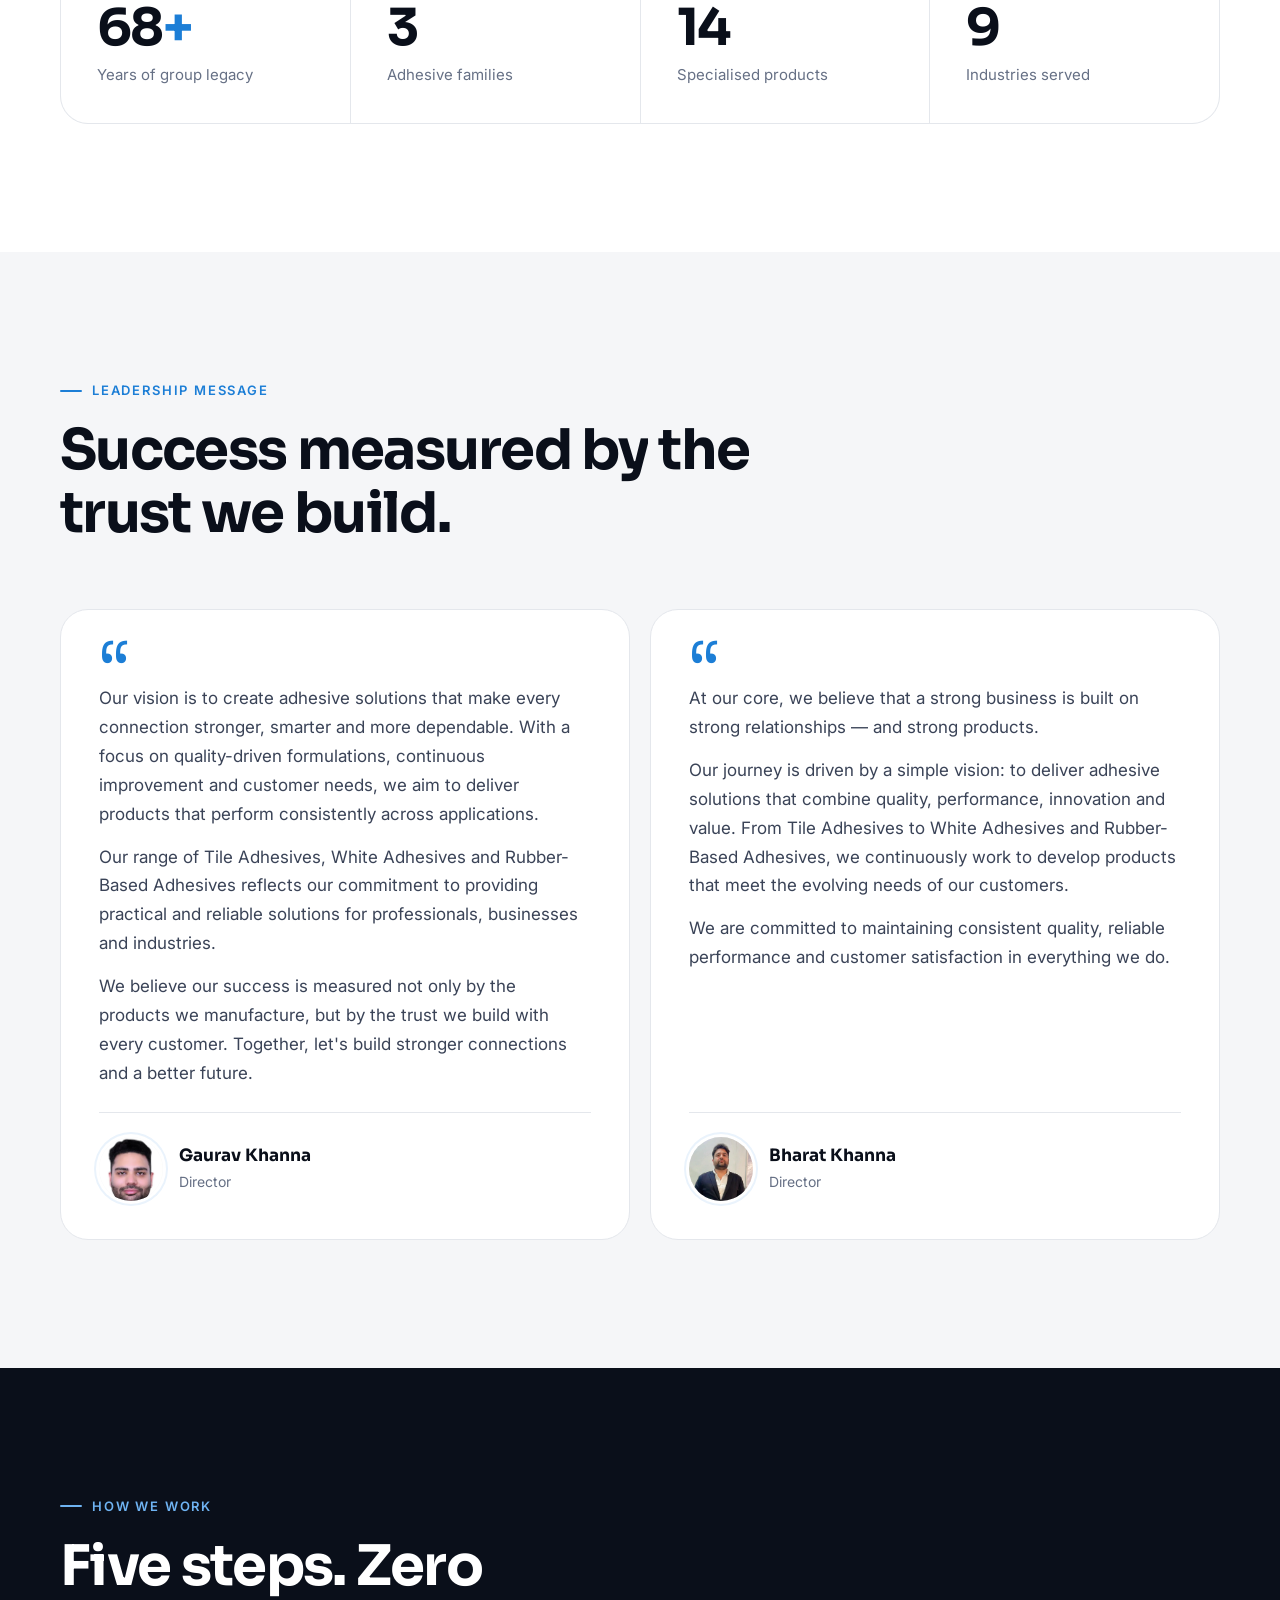
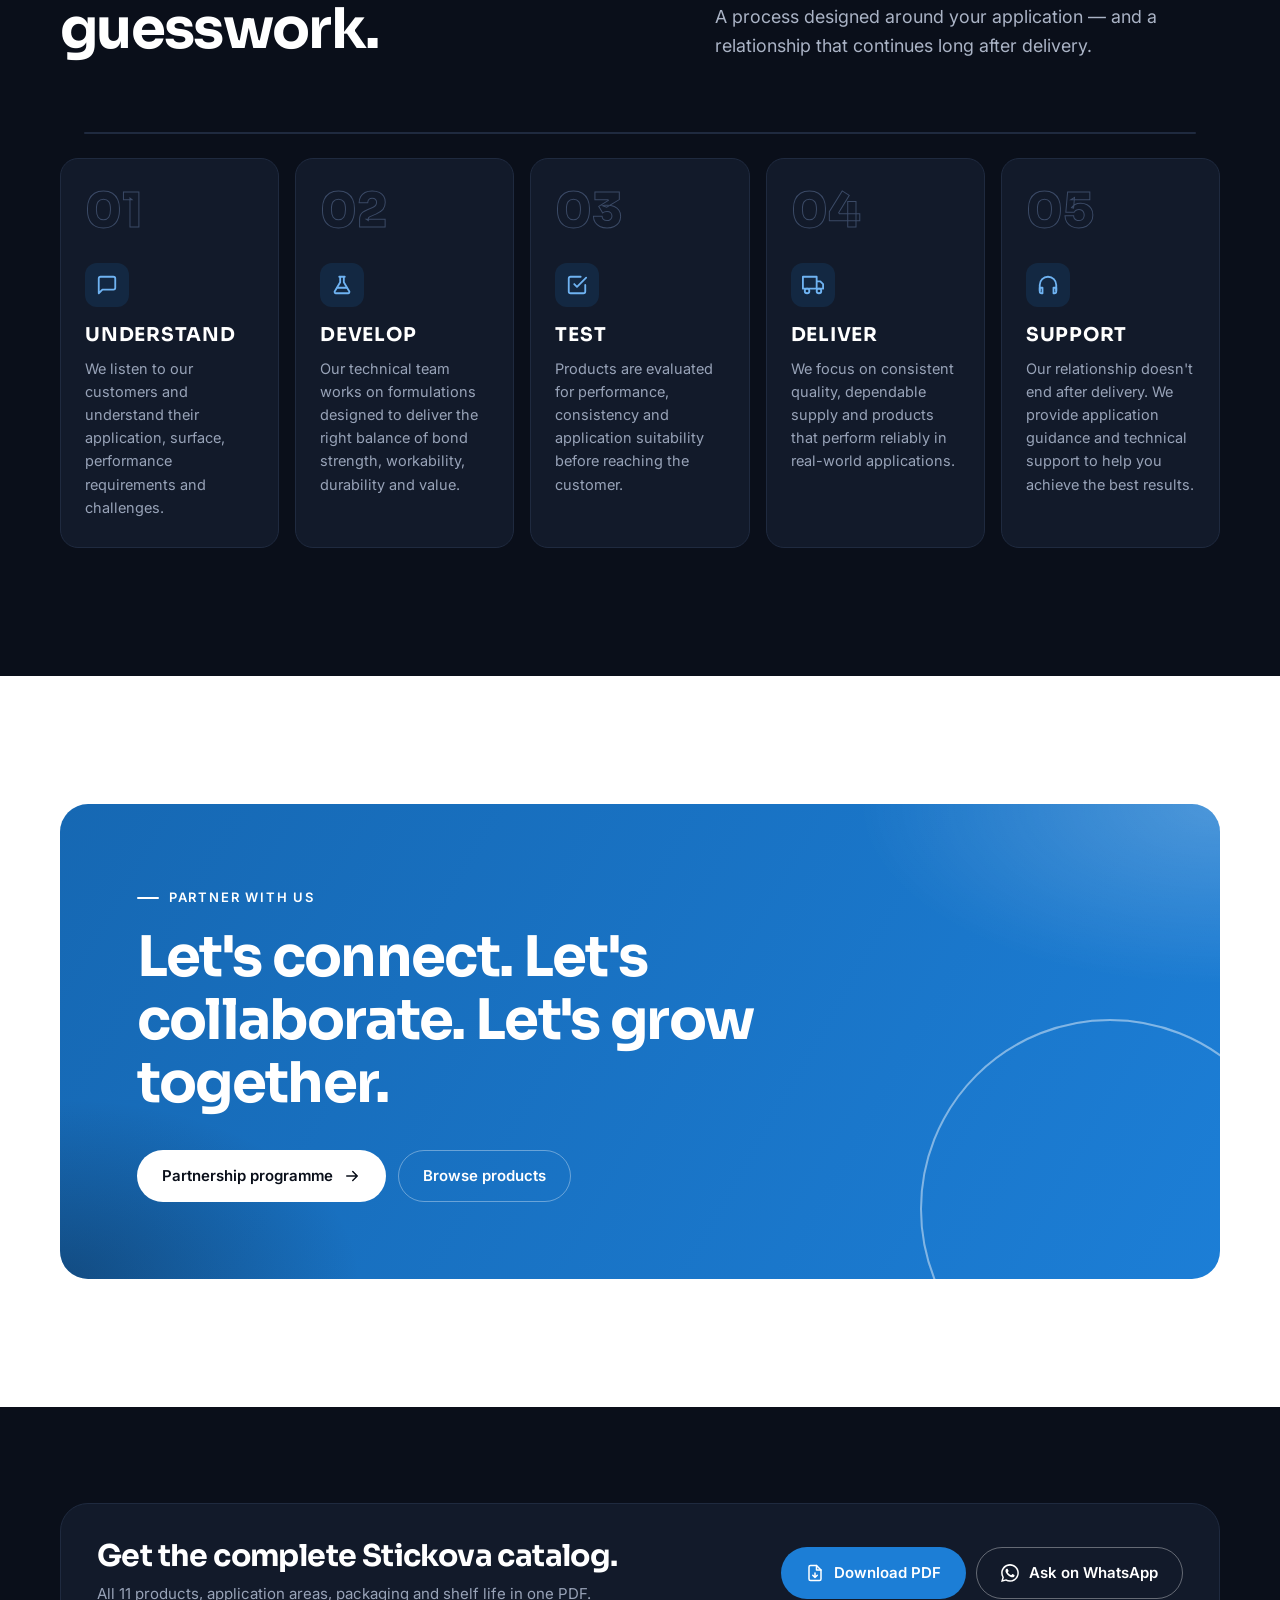
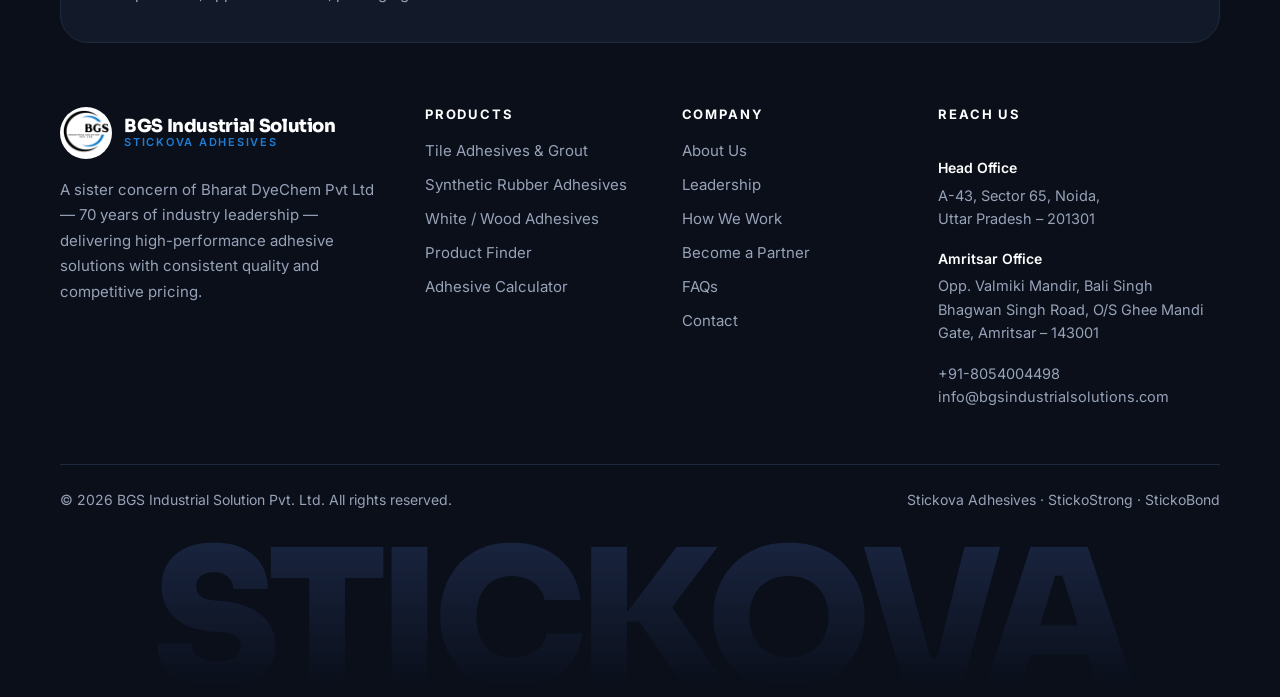
<file: about.html>
<!doctype html>
<html lang="en">
<head>
  <meta charset="utf-8" />
  <meta name="viewport" content="width=device-width, initial-scale=1, viewport-fit=cover" />
  <title>About Us | BGS Industrial Solution — Stickova Adhesives</title>
  <meta name="description" content="BGS Industrial Solution is a new venture by Bharat, Gaurav and Shubham Khanna — a sister concern of Bharat DyeChem Pvt Ltd, a textile industry leader for 70 years." />
  <meta name="theme-color" content="#ffffff" />
  <link rel="icon" type="image/png" href="assets/img/favicon.png" />
  <link rel="preconnect" href="https://fonts.googleapis.com" />
  <link rel="preconnect" href="https://fonts.gstatic.com" crossorigin />
  <link href="https://fonts.googleapis.com/css2?family=Inter:wght@400;500;600;700&family=Sora:wght@600;700;800&display=swap" rel="stylesheet" />
  <link rel="stylesheet" href="assets/css/style.css" />
  <link rel="apple-touch-icon" href="assets/img/apple-touch-icon.png" />
  <link rel="manifest" href="manifest.webmanifest" />
  <script>!function(d){d.classList.add("js");var t;try{t=JSON.parse(localStorage.getItem("bgs-theme"));if(!sessionStorage.getItem("bgs-seen")&&!matchMedia("(prefers-reduced-motion: reduce)").matches)d.classList.add("is-loading")}catch(e){}d.dataset.theme=t||(matchMedia("(prefers-color-scheme: dark)").matches?"dark":"light")}(document.documentElement)</script>
</head>
<body data-page="about">
  <div id="header"></div>

  <main id="main">
    <section class="page-hero page-hero--dark">
      <div class="container">
        <nav class="crumbs" aria-label="Breadcrumb"><a href="index.html">Home</a><span aria-hidden="true">/</span><span>About</span></nav>
        <h1 class="h-display" data-split>Every successful project begins with the right connection.</h1>
        <p class="lead">A new venture built on seven decades of industry trust — creating adhesive solutions that make every connection stronger, smarter and more dependable.</p>
      </div>
    </section>

    <!-- Story -->
    <section class="section">
      <div class="container split">
        <div class="split__img clip-reveal">
          <img src="assets/img/hero-worker.webp" alt="Tile adhesive being prepared on site" loading="lazy" width="1920" height="1280" style="object-position:30% center" data-parallax="0.1" />
          <div class="legacy-badge">
            <strong><span data-count="70">70</span></strong>
            <span>years of market leadership — Bharat DyeChem Pvt Ltd, our sister concern in the textile industry</span>
          </div>
        </div>
        <div>
          <span class="eyebrow reveal">About company</span>
          <h2 class="h-1" data-split style="margin-top:18px">Diversifying a legacy into a multi-dimensional business.</h2>
          <p class="lead reveal" style="margin-top:22px">BGS Industrial Solution is a new venture founded by <b>Mr Bharat Khanna</b>, <b>Mr Gaurav Khanna</b> and <b>Mr Shubham Khanna</b> (Directors).</p>
          <p class="reveal muted" style="margin-top:16px">It is a sister concern of Bharat DyeChem Pvt Ltd, a market leader in the textile industry for the last 70 years. BGS was started with the idea to diversify and create a multi-dimensional business catering to the Automotive, Electronics, Steel, Rubber, Glass, Furniture, Construction, Railway and Sanitary industries.</p>
          <p class="reveal muted" style="margin-top:16px">With the support of Stickova Adhesives and Pidilite Inc, we aim to provide the best quality products at a competitive price.</p>
        </div>
      </div>
    </section>

    <!-- Stats -->
    <section class="section" style="padding-top:0">
      <div class="container">
        <div class="stats reveal">
          <div class="stat"><strong><span data-count="70">70</span><em>+</em></strong><span>Years of group legacy</span></div>
          <div class="stat"><strong data-count="3">3</strong><span>Adhesive families</span></div>
          <div class="stat"><strong data-count="14">14</strong><span>Specialised products</span></div>
          <div class="stat"><strong data-count="9">9</strong><span>Industries served</span></div>
        </div>
      </div>
    </section>

    <!-- Leadership -->
    <section class="section section--sand" id="leadership">
      <div class="container">
        <div class="section-head">
          <span class="eyebrow reveal">Leadership message</span>
          <h2 class="h-1" data-split>Success measured by the trust we build.</h2>
        </div>
        <div class="leaders">
          <article class="leader spot reveal reveal--left">
            <div class="leader__quote">
              <p>Our vision is to create adhesive solutions that make every connection stronger, smarter and more dependable. With a focus on quality-driven formulations, continuous improvement and customer needs, we aim to deliver products that perform consistently across applications.</p>
              <p>Our range of Tile Adhesives, White Adhesives and Rubber-Based Adhesives reflects our commitment to providing practical and reliable solutions for professionals, businesses and industries.</p>
              <p>We believe our success is measured not only by the products we manufacture, but by the trust we build with every customer. Together, let's build stronger connections and a better future.</p>
            </div>
            <div class="leader__person">
              <img src="assets/img/gaurav-khanna.webp" alt="Gaurav Khanna" loading="lazy" width="290" height="372" />
              <div><strong>Gaurav Khanna</strong><span>Director</span></div>
            </div>
          </article>
          <article class="leader spot reveal reveal--right" style="--d:.08s">
            <div class="leader__quote">
              <p>At our core, we believe that a strong business is built on strong relationships — and strong products.</p>
              <p>Our journey is driven by a simple vision: to deliver adhesive solutions that combine quality, performance, innovation and value. From Tile Adhesives to White Adhesives and Rubber-Based Adhesives, we continuously work to develop products that meet the evolving needs of our customers.</p>
              <p>We are committed to maintaining consistent quality, reliable performance and customer satisfaction in everything we do.</p>
            </div>
            <div class="leader__person">
              <img src="assets/img/bharat-khanna.webp" alt="Bharat Khanna" loading="lazy" width="349" height="432" />
              <div><strong>Bharat Khanna</strong><span>Director</span></div>
            </div>
          </article>
        </div>
      </div>
    </section>

    <!-- How we work -->
    <section class="section section--dark" id="how-we-work">
      <div class="container">
        <div class="section-head section-head--split">
          <div style="display:grid;gap:18px">
            <span class="eyebrow reveal">How we work</span>
            <h2 class="h-1" data-split>Five steps. Zero guesswork.</h2>
          </div>
          <p class="lead reveal">A process designed around your application — and a relationship that continues long after delivery.</p>
        </div>
        <ol class="process">
          <li class="step spot reveal"><span class="step__num">01</span><span class="step__ico"><svg viewBox="0 0 24 24" fill="none" stroke="currentColor" stroke-width="2" stroke-linecap="round" stroke-linejoin="round" aria-hidden="true"><path d="M21 15a2 2 0 0 1-2 2H7l-4 4V5a2 2 0 0 1 2-2h14a2 2 0 0 1 2 2z"/></svg></span><h3>Understand</h3><p>We listen to our customers and understand their application, surface, performance requirements and challenges.</p></li>
          <li class="step spot reveal" style="--d:.06s"><span class="step__num">02</span><span class="step__ico"><svg viewBox="0 0 24 24" fill="none" stroke="currentColor" stroke-width="2" stroke-linecap="round" stroke-linejoin="round" aria-hidden="true"><path d="M9 3h6M10 3v6L4 19a1.5 1.5 0 0 0 1.3 2h13.4a1.5 1.5 0 0 0 1.3-2L14 9V3"/><path d="M7 15h10"/></svg></span><h3>Develop</h3><p>Our technical team works on formulations designed to deliver the right balance of bond strength, workability, durability and value.</p></li>
          <li class="step spot reveal" style="--d:.12s"><span class="step__num">03</span><span class="step__ico"><svg viewBox="0 0 24 24" fill="none" stroke="currentColor" stroke-width="2" stroke-linecap="round" stroke-linejoin="round" aria-hidden="true"><path d="M9 11l3 3L22 4"/><path d="M21 12v7a2 2 0 0 1-2 2H5a2 2 0 0 1-2-2V5a2 2 0 0 1 2-2h11"/></svg></span><h3>Test</h3><p>Products are evaluated for performance, consistency and application suitability before reaching the customer.</p></li>
          <li class="step spot reveal" style="--d:.18s"><span class="step__num">04</span><span class="step__ico"><svg viewBox="0 0 24 24" fill="none" stroke="currentColor" stroke-width="2" stroke-linecap="round" stroke-linejoin="round" aria-hidden="true"><path d="M1 3h15v13H1zM16 8h4l3 3v5h-7z"/><circle cx="5.5" cy="18.5" r="2.5"/><circle cx="18.5" cy="18.5" r="2.5"/></svg></span><h3>Deliver</h3><p>We focus on consistent quality, dependable supply and products that perform reliably in real-world applications.</p></li>
          <li class="step spot reveal" style="--d:.24s"><span class="step__num">05</span><span class="step__ico"><svg viewBox="0 0 24 24" fill="none" stroke="currentColor" stroke-width="2" stroke-linecap="round" stroke-linejoin="round" aria-hidden="true"><path d="M3 18v-6a9 9 0 0 1 18 0v6"/><path d="M21 19a2 2 0 0 1-2 2h-1v-6h3zM3 19a2 2 0 0 0 2 2h1v-6H3z"/></svg></span><h3>Support</h3><p>Our relationship doesn't end after delivery. We provide application guidance and technical support to help you achieve the best results.</p></li>
        </ol>
      </div>
    </section>

    <section class="section">
      <div class="container">
        <div class="cta-band reveal reveal--scale">
          <div class="cta-band__rings" aria-hidden="true"><span></span><span></span><span></span></div>
          <span class="eyebrow">Partner with us</span>
          <h2 class="h-1" style="margin-top:18px">Let's connect. Let's collaborate. Let's grow together.</h2>
          <div class="cta-band__actions">
            <a class="btn btn--light" href="partner.html">Partnership programme <svg viewBox="0 0 24 24" fill="none" stroke="currentColor" stroke-width="2" stroke-linecap="round" stroke-linejoin="round" aria-hidden="true"><path d="M5 12h14M13 6l6 6-6 6"/></svg></a>
            <a class="btn btn--outline-light" href="products.html">Browse products</a>
          </div>
        </div>
      </div>
    </section>
  </main>

  <div id="footer"></div>
  <script src="assets/js/data.js" defer></script>
  <script src="assets/js/main.js" defer></script>
</body>
</html>
</file>
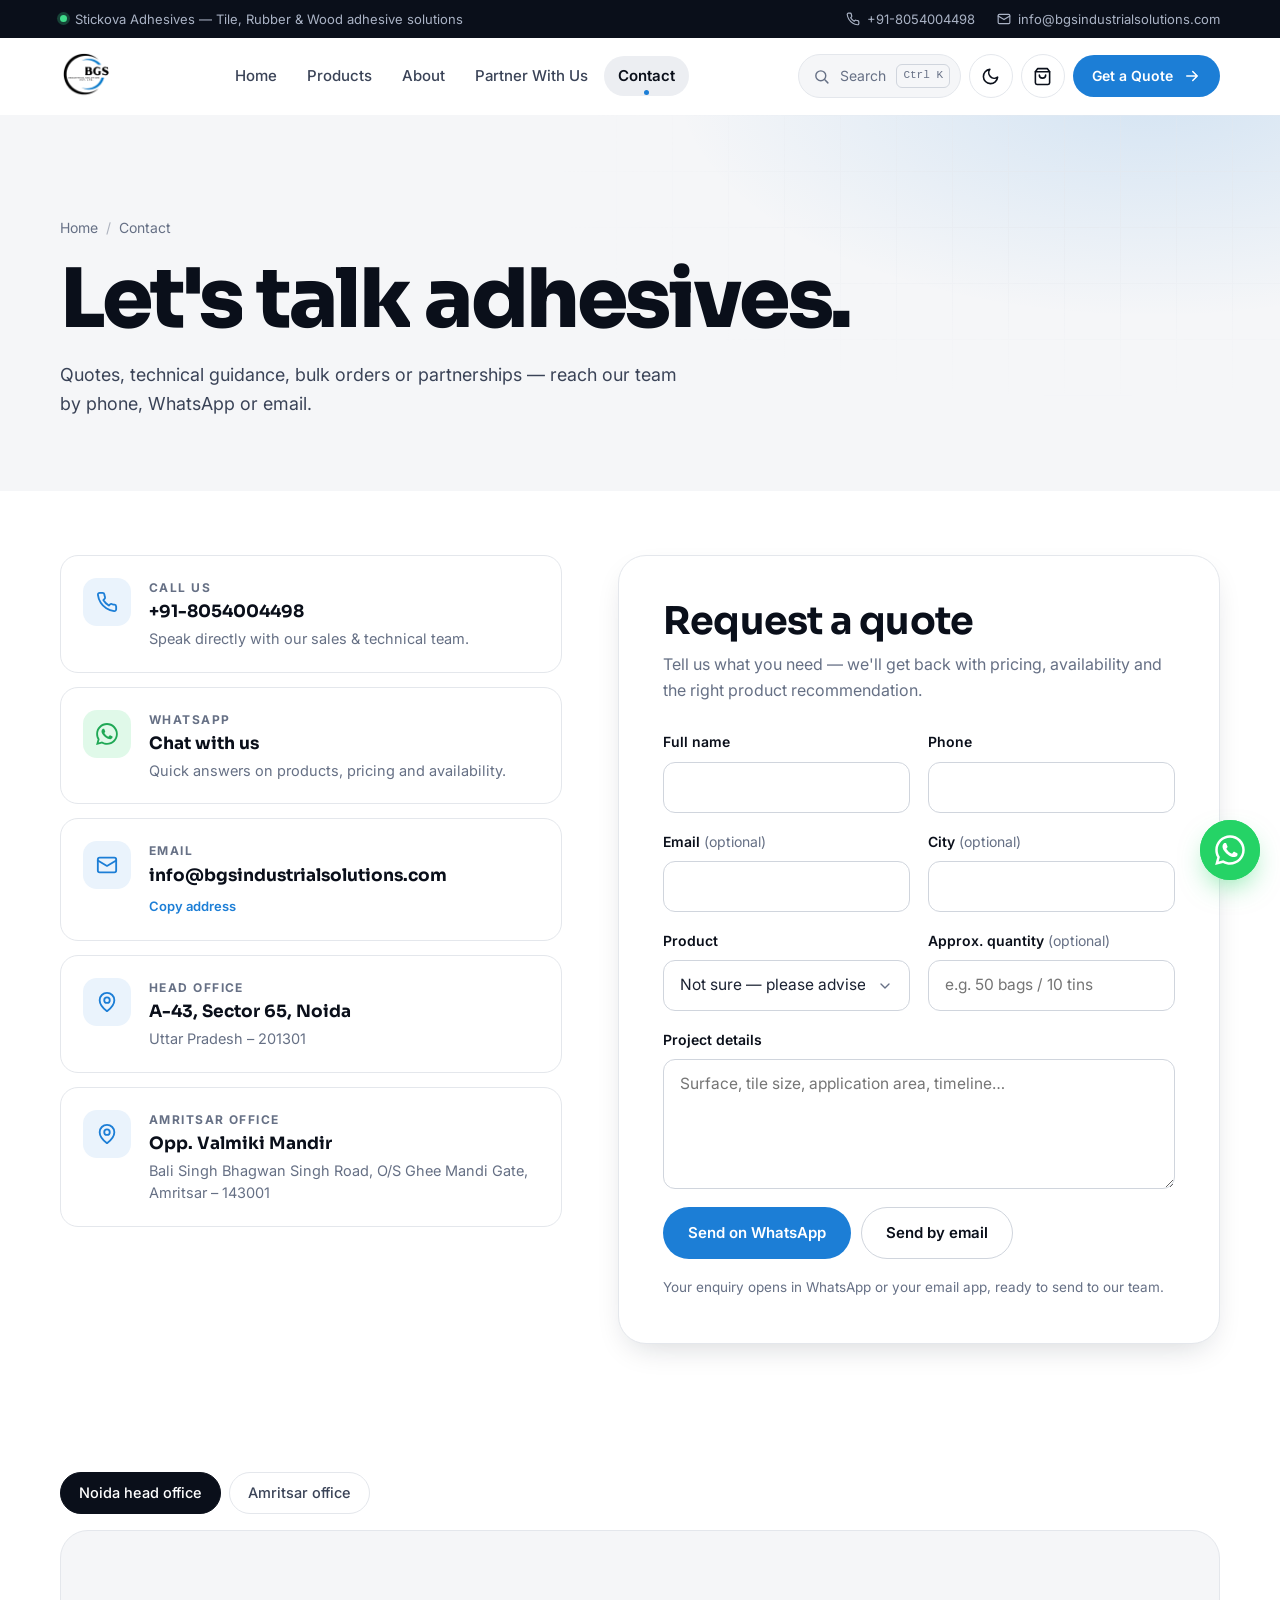
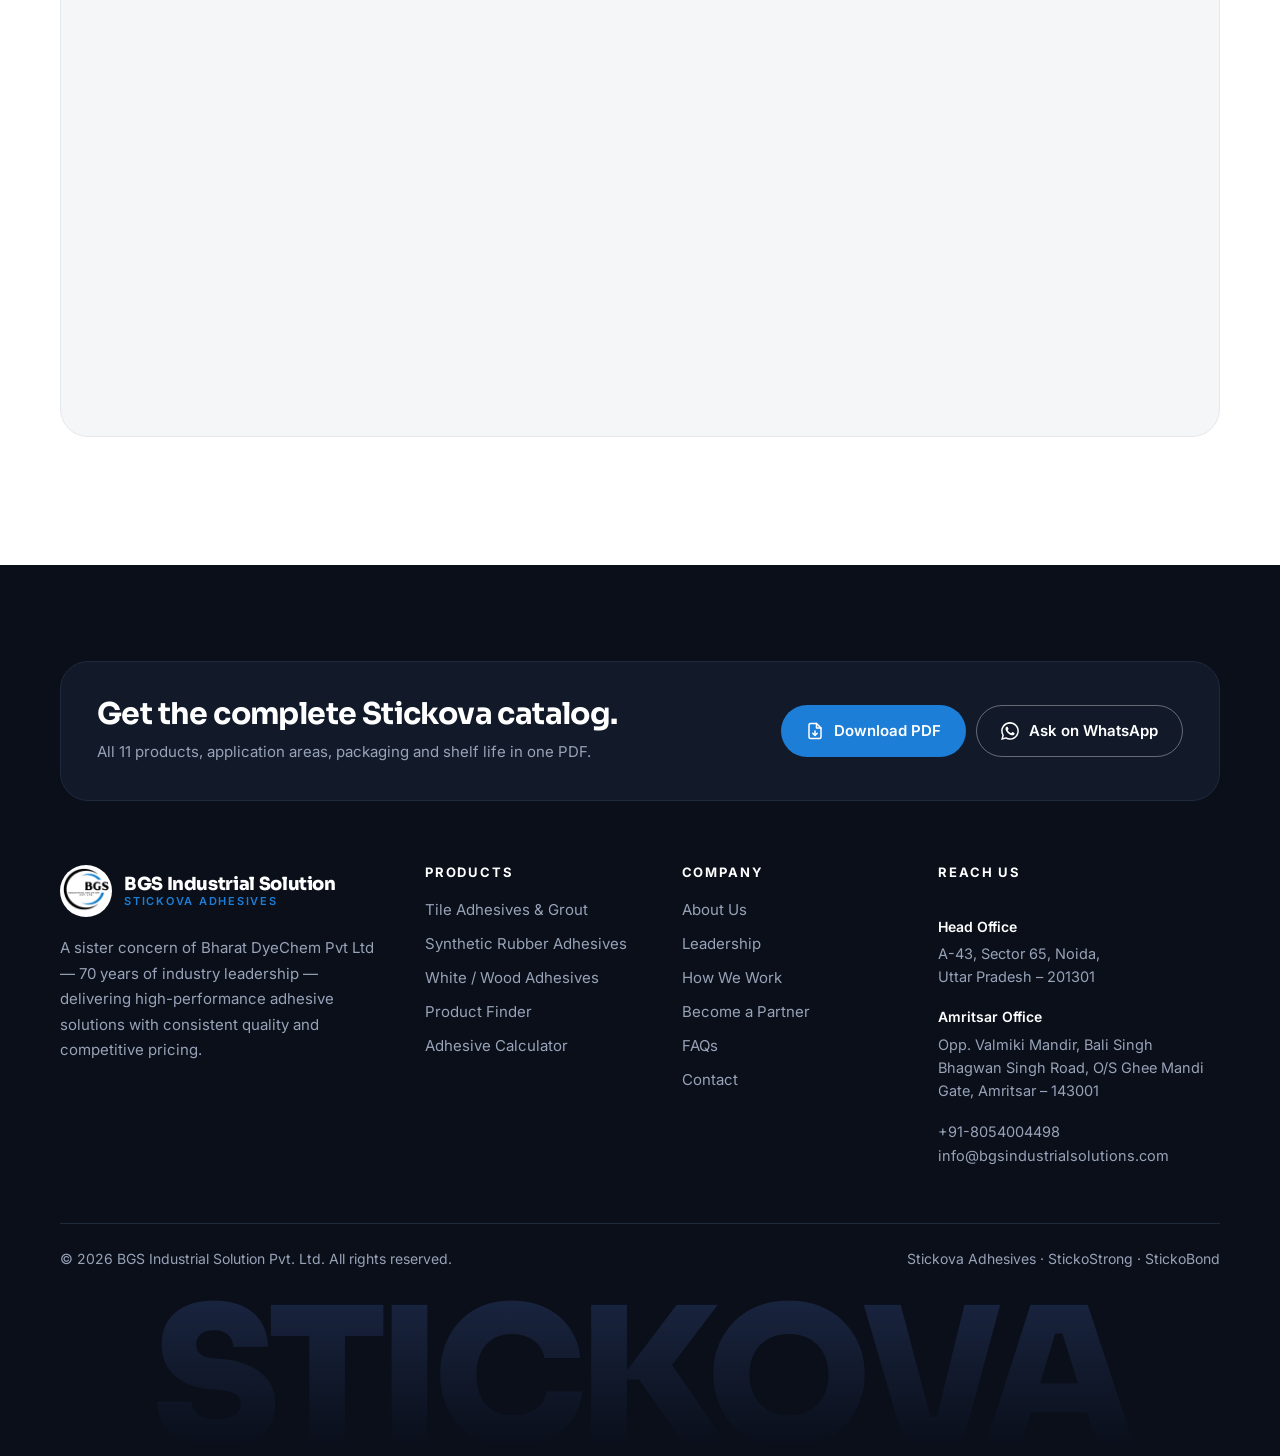
<file: contact.html>
<!doctype html>
<html lang="en">
<head>
  <meta charset="utf-8" />
  <meta name="viewport" content="width=device-width, initial-scale=1, viewport-fit=cover" />
  <title>Contact Us | BGS Industrial Solution — Noida &amp; Amritsar</title>
  <meta name="description" content="Contact BGS Industrial Solution for Stickova adhesive quotes, technical guidance and partnerships. Head office: A-43, Sector 65, Noida. Call +91-8054004498." />
  <meta name="theme-color" content="#ffffff" />
  <link rel="icon" type="image/png" href="assets/img/favicon.png" />
  <link rel="preconnect" href="https://fonts.googleapis.com" />
  <link rel="preconnect" href="https://fonts.gstatic.com" crossorigin />
  <link href="https://fonts.googleapis.com/css2?family=Inter:wght@400;500;600;700&family=Sora:wght@600;700;800&display=swap" rel="stylesheet" />
  <link rel="stylesheet" href="assets/css/style.css" />
  <link rel="apple-touch-icon" href="assets/img/apple-touch-icon.png" />
  <link rel="manifest" href="manifest.webmanifest" />
  <script>!function(d){d.classList.add("js");var t;try{t=JSON.parse(localStorage.getItem("bgs-theme"));if(!sessionStorage.getItem("bgs-seen")&&!matchMedia("(prefers-reduced-motion: reduce)").matches)d.classList.add("is-loading")}catch(e){}d.dataset.theme=t||(matchMedia("(prefers-color-scheme: dark)").matches?"dark":"light")}(document.documentElement)</script>
</head>
<body data-page="contact">
  <div id="header"></div>

  <main id="main">
    <section class="page-hero">
      <div class="container">
        <nav class="crumbs" aria-label="Breadcrumb"><a href="index.html">Home</a><span aria-hidden="true">/</span><span>Contact</span></nav>
        <h1 class="h-display" data-split>Let's talk adhesives.</h1>
        <p class="lead">Quotes, technical guidance, bulk orders or partnerships — reach our team by phone, WhatsApp or email.</p>
      </div>
    </section>

    <section class="section" id="enquiry" style="padding-top:64px">
      <div class="container contact-grid">
        <div class="contact-cards">
          <a class="c-card reveal" href="tel:+918054004498">
            <span class="c-card__ico"><svg viewBox="0 0 24 24" fill="none" stroke="currentColor" stroke-width="2" stroke-linecap="round" stroke-linejoin="round" aria-hidden="true"><path d="M22 16.9v3a2 2 0 0 1-2.2 2 19.8 19.8 0 0 1-8.6-3.1 19.5 19.5 0 0 1-6-6A19.8 19.8 0 0 1 2.1 4.2 2 2 0 0 1 4.1 2h3a2 2 0 0 1 2 1.7c.1 1 .4 1.9.7 2.8a2 2 0 0 1-.5 2.1L8 9.9a16 16 0 0 0 6 6l1.3-1.3a2 2 0 0 1 2.1-.4c.9.3 1.8.6 2.8.7a2 2 0 0 1 1.7 2z"/></svg></span>
            <div><small>Call us</small><strong>+91-8054004498</strong><p>Speak directly with our sales &amp; technical team.</p></div>
          </a>
          <a class="c-card reveal" href="https://wa.me/918054004498" target="_blank" rel="noopener" style="--d:.04s">
            <span class="c-card__ico" style="background:rgba(37,211,102,.14);color:#1fa855"><svg viewBox="0 0 24 24" fill="currentColor" aria-hidden="true"><path d="M17.5 14.4c-.3-.1-1.8-.9-2-1-.3-.1-.5-.1-.7.1-.2.3-.8 1-.9 1.2-.2.2-.3.2-.6.1-.3-.1-1.3-.5-2.4-1.5-.9-.8-1.5-1.8-1.7-2.1-.2-.3 0-.5.1-.6l.4-.5c.2-.2.2-.3.3-.5.1-.2 0-.4 0-.5l-.9-2.2c-.2-.6-.5-.5-.7-.5h-.6c-.2 0-.5.1-.8.4-.3.3-1 1-1 2.5s1.1 2.9 1.2 3.1c.1.2 2.1 3.2 5.1 4.5.7.3 1.3.5 1.7.6.7.2 1.4.2 1.9.1.6-.1 1.8-.7 2-1.4.2-.7.2-1.3.2-1.4-.1-.1-.3-.2-.6-.3zM12 21.8c-1.8 0-3.5-.5-5-1.4l-.4-.2-3.7 1 1-3.6-.2-.4c-1-1.6-1.5-3.4-1.5-5.2 0-5.4 4.4-9.8 9.8-9.8 2.6 0 5.1 1 6.9 2.9 1.9 1.9 2.9 4.3 2.9 6.9 0 5.4-4.4 9.8-9.8 9.8zm8.4-18.2C18.1 1.3 15.2.1 12 .1 5.5.1.2 5.4.2 11.9c0 2.1.5 4.1 1.6 5.9L.1 24l6.3-1.7c1.7.9 3.7 1.4 5.6 1.4 6.5 0 11.8-5.3 11.8-11.8 0-3.2-1.2-6.1-3.4-8.3z"/></svg></span>
            <div><small>WhatsApp</small><strong>Chat with us</strong><p>Quick answers on products, pricing and availability.</p></div>
          </a>
          <div class="c-card reveal" style="--d:.08s">
            <span class="c-card__ico"><svg viewBox="0 0 24 24" fill="none" stroke="currentColor" stroke-width="2" stroke-linecap="round" stroke-linejoin="round" aria-hidden="true"><rect x="2" y="4" width="20" height="16" rx="2"/><path d="m22 7-10 6L2 7"/></svg></span>
            <div><small>Email</small><strong><a href="mailto:info@bgsindustrialsolutions.com">info@bgsindustrialsolutions.com</a></strong><button class="copy" type="button" data-copy="info@bgsindustrialsolutions.com">Copy address</button></div>
          </div>
          <div class="c-card reveal" style="--d:.12s">
            <span class="c-card__ico"><svg viewBox="0 0 24 24" fill="none" stroke="currentColor" stroke-width="2" stroke-linecap="round" stroke-linejoin="round" aria-hidden="true"><path d="M20 10c0 6-8 12-8 12S4 16 4 10a8 8 0 1 1 16 0z"/><circle cx="12" cy="10" r="3"/></svg></span>
            <div><small>Head office</small><strong>A-43, Sector 65, Noida</strong><p>Uttar Pradesh – 201301</p></div>
          </div>
          <div class="c-card reveal" style="--d:.16s">
            <span class="c-card__ico"><svg viewBox="0 0 24 24" fill="none" stroke="currentColor" stroke-width="2" stroke-linecap="round" stroke-linejoin="round" aria-hidden="true"><path d="M20 10c0 6-8 12-8 12S4 16 4 10a8 8 0 1 1 16 0z"/><circle cx="12" cy="10" r="3"/></svg></span>
            <div><small>Amritsar office</small><strong>Opp. Valmiki Mandir</strong><p>Bali Singh Bhagwan Singh Road, O/S Ghee Mandi Gate, Amritsar – 143001</p></div>
          </div>
        </div>

        <div class="form-card reveal">
          <h2 class="h-2">Request a quote</h2>
          <p class="muted" style="margin:10px 0 28px">Tell us what you need — we'll get back with pricing, availability and the right product recommendation.</p>
          <form class="form" data-enquiry="Quote request" novalidate>
            <div class="form__row">
              <div class="field" data-label="Name"><label for="cName">Full name</label><input id="cName" name="name" autocomplete="name" required /><span class="field__error">Please enter your name.</span></div>
              <div class="field" data-label="Phone"><label for="cPhone">Phone</label><input id="cPhone" name="phone" type="tel" autocomplete="tel" inputmode="tel" required /><span class="field__error">Please enter a valid 10-digit number.</span></div>
            </div>
            <div class="form__row">
              <div class="field" data-label="Email"><label for="cEmail">Email <span class="opt-l">(optional)</span></label><input id="cEmail" name="email" type="email" autocomplete="email" /></div>
              <div class="field" data-label="City"><label for="cCity">City <span class="opt-l">(optional)</span></label><input id="cCity" name="city" autocomplete="address-level2" /></div>
            </div>
            <div class="form__row">
              <div class="field" data-label="Product"><label for="cProduct">Product</label>
                <select id="cProduct" name="product"><option value="">Not sure — please advise</option></select></div>
              <div class="field" data-label="Quantity"><label for="cQty">Approx. quantity <span class="opt-l">(optional)</span></label><input id="cQty" name="quantity" placeholder="e.g. 50 bags / 10 tins" /></div>
            </div>
            <div class="form-items" data-form-items hidden></div>
            <div class="field" data-label="Message"><label for="cMsg">Project details</label><textarea id="cMsg" name="message" placeholder="Surface, tile size, application area, timeline…" required></textarea><span class="field__error">Please tell us a little about your requirement.</span></div>
            <div class="form__actions">
              <button class="btn btn--blue" type="submit" value="whatsapp">Send on WhatsApp</button>
              <button class="btn btn--ghost" type="submit" value="email">Send by email</button>
            </div>
            <p class="form__note">Your enquiry opens in WhatsApp or your email app, ready to send to our team.</p>
          </form>
          <div class="form-success" role="status">
            <svg viewBox="0 0 24 24" fill="none" stroke="currentColor" stroke-width="2" stroke-linecap="round" stroke-linejoin="round" aria-hidden="true"><circle cx="12" cy="12" r="10"/><path d="m8 12 3 3 5-6"/></svg>
            <h3 class="h-2">Almost there!</h3>
            <p class="muted" style="margin-top:10px">Press send in WhatsApp or your email app to deliver your enquiry. Our team will respond shortly.</p>
            <button class="btn btn--ghost" type="button" data-form-reset style="margin-top:24px">Send another enquiry</button>
          </div>
        </div>
      </div>
    </section>

    <section class="section" style="padding-top:0">
      <div class="container">
        <div class="map-tabs" role="tablist" aria-label="Office location">
          <button class="tab" role="tab" aria-selected="true" data-map="A-43, Sector 65, Noida, Uttar Pradesh 201301">Noida head office</button>
          <button class="tab" role="tab" aria-selected="false" data-map="Ghee Mandi Gate, Amritsar, Punjab 143001">Amritsar office</button>
        </div>
        <div class="map reveal">
          <iframe id="mapFrame" title="Office location map" loading="lazy" referrerpolicy="no-referrer-when-downgrade" src="https://www.google.com/maps?q=A-43%2C%20Sector%2065%2C%20Noida%2C%20Uttar%20Pradesh%20201301&amp;output=embed"></iframe>
        </div>
      </div>
    </section>
  </main>

  <div id="footer"></div>
  <script src="assets/js/data.js" defer></script>
  <script src="assets/js/main.js" defer></script>
</body>
</html>
</file>
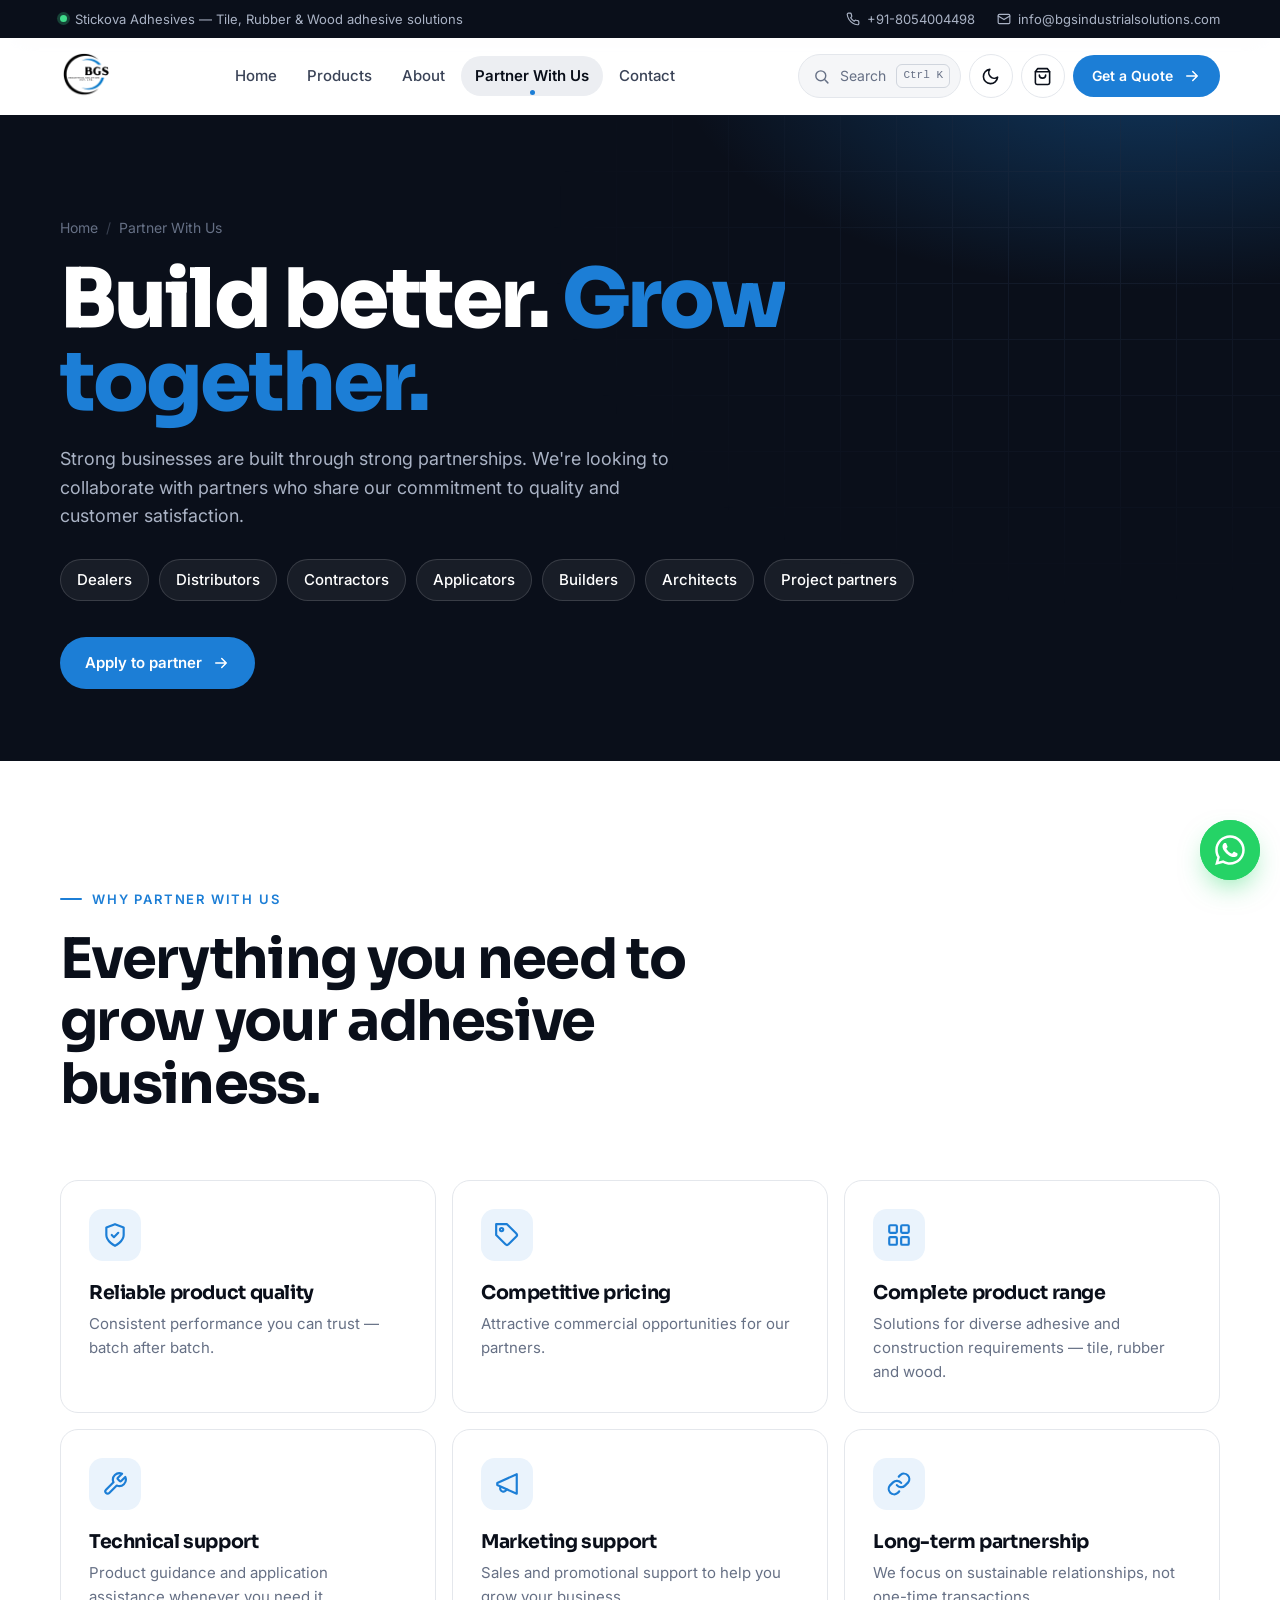
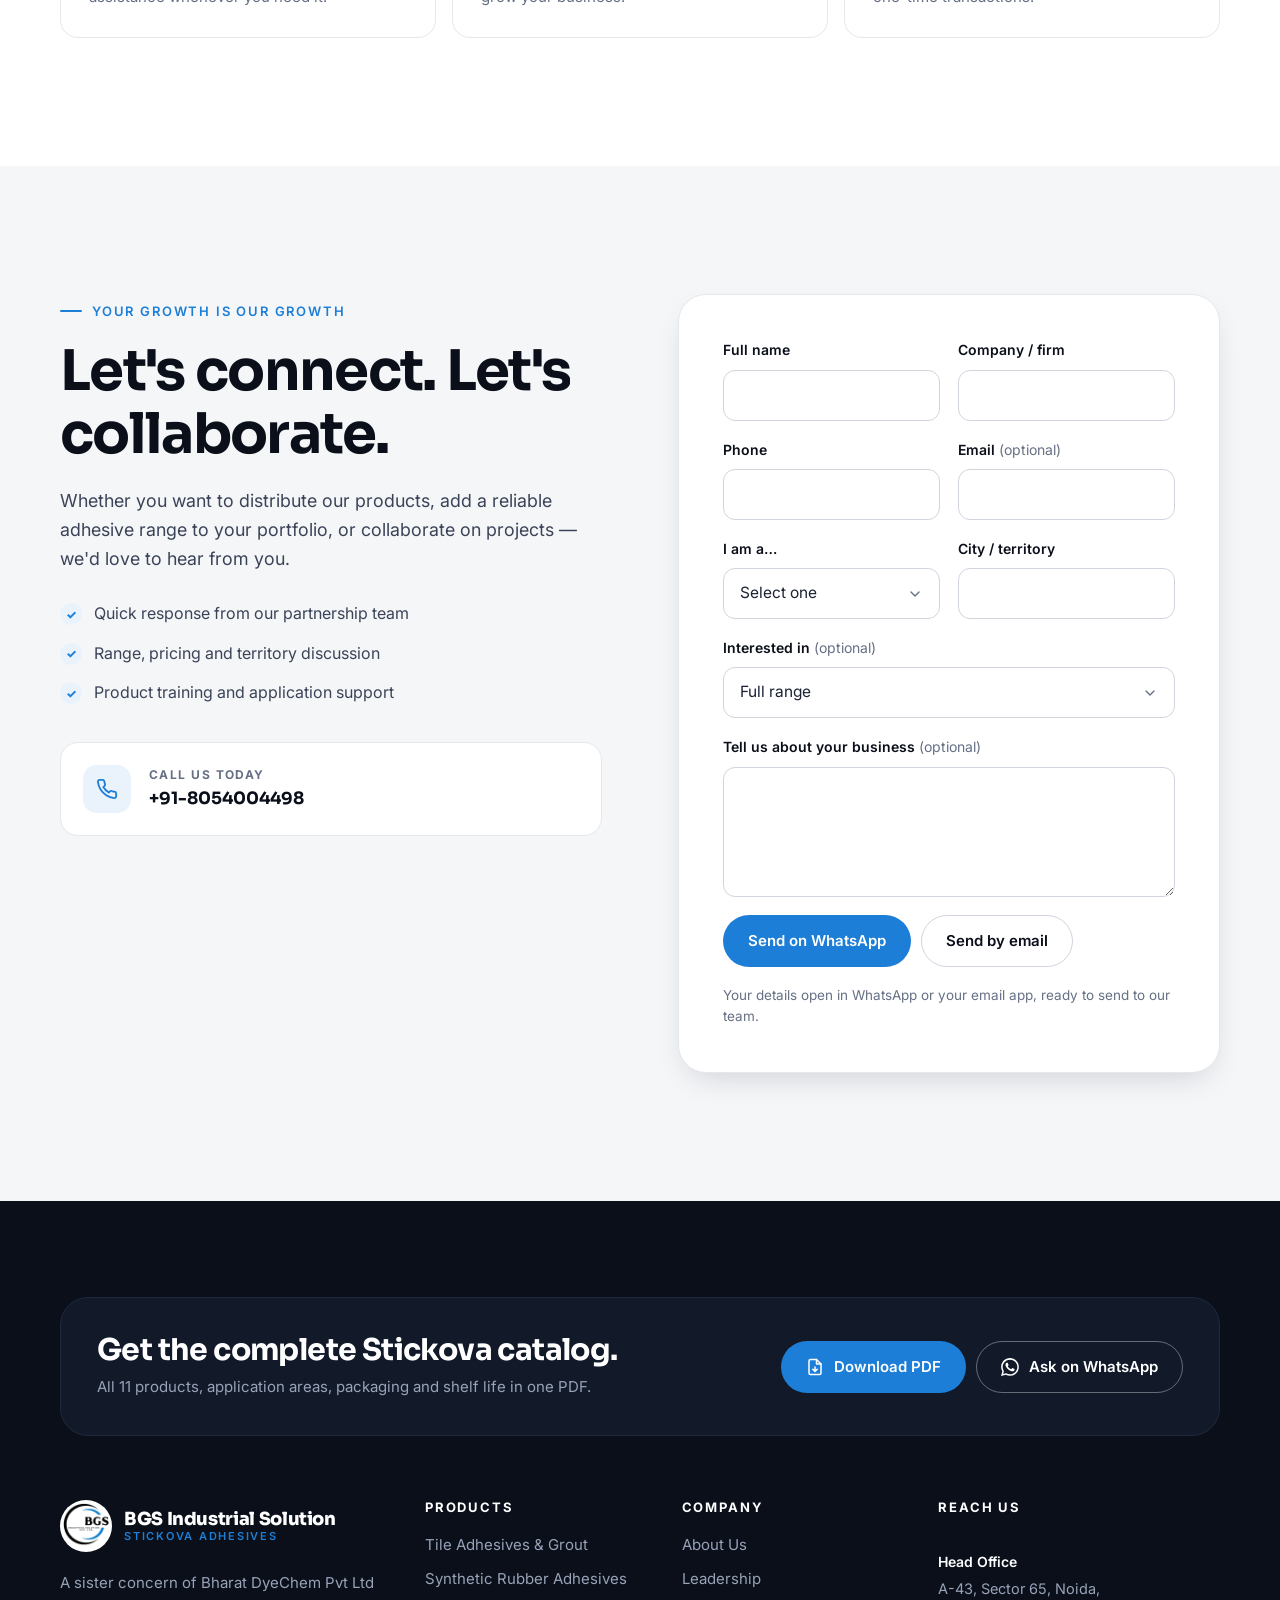
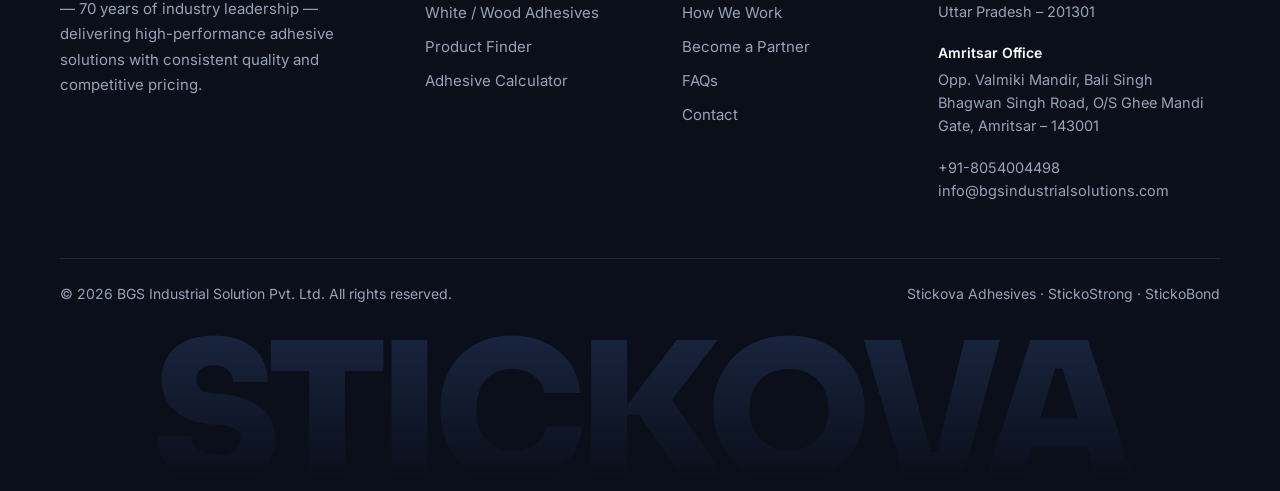
<file: partner.html>
<!doctype html>
<html lang="en">
<head>
  <meta charset="utf-8" />
  <meta name="viewport" content="width=device-width, initial-scale=1, viewport-fit=cover" />
  <title>Partner With Us | Dealers &amp; Distributors — BGS Industrial Solution</title>
  <meta name="description" content="Become a Stickova dealer, distributor or project partner. Reliable quality, competitive pricing, complete range, technical and marketing support." />
  <meta name="theme-color" content="#ffffff" />
  <link rel="icon" type="image/png" href="assets/img/favicon.png" />
  <link rel="preconnect" href="https://fonts.googleapis.com" />
  <link rel="preconnect" href="https://fonts.gstatic.com" crossorigin />
  <link href="https://fonts.googleapis.com/css2?family=Inter:wght@400;500;600;700&family=Sora:wght@600;700;800&display=swap" rel="stylesheet" />
  <link rel="stylesheet" href="assets/css/style.css" />
  <link rel="apple-touch-icon" href="assets/img/apple-touch-icon.png" />
  <link rel="manifest" href="manifest.webmanifest" />
  <script>!function(d){d.classList.add("js");var t;try{t=JSON.parse(localStorage.getItem("bgs-theme"));if(!sessionStorage.getItem("bgs-seen")&&!matchMedia("(prefers-reduced-motion: reduce)").matches)d.classList.add("is-loading")}catch(e){}d.dataset.theme=t||(matchMedia("(prefers-color-scheme: dark)").matches?"dark":"light")}(document.documentElement)</script>
</head>
<body data-page="partner">
  <div id="header"></div>

  <main id="main">
    <section class="page-hero page-hero--dark">
      <div class="container">
        <nav class="crumbs" aria-label="Breadcrumb"><a href="index.html">Home</a><span aria-hidden="true">/</span><span>Partner With Us</span></nav>
        <h1 class="h-display" data-split>Build better. <span class="text-blue">Grow together.</span></h1>
        <p class="lead">Strong businesses are built through strong partnerships. We're looking to collaborate with partners who share our commitment to quality and customer satisfaction.</p>
        <div class="audience reveal">
          <span class="chip">Dealers</span><span class="chip">Distributors</span><span class="chip">Contractors</span><span class="chip">Applicators</span><span class="chip">Builders</span><span class="chip">Architects</span><span class="chip">Project partners</span>
        </div>
        <div class="hero__actions reveal"><a class="btn btn--blue" href="#apply">Apply to partner <svg viewBox="0 0 24 24" fill="none" stroke="currentColor" stroke-width="2" stroke-linecap="round" stroke-linejoin="round" aria-hidden="true"><path d="M5 12h14M13 6l6 6-6 6"/></svg></a></div>
      </div>
    </section>

    <section class="section">
      <div class="container">
        <div class="section-head">
          <span class="eyebrow reveal">Why partner with us</span>
          <h2 class="h-1" data-split>Everything you need to grow your adhesive business.</h2>
        </div>
        <div class="benefits">
          <div class="benefit spot reveal"><span class="benefit__ico"><svg viewBox="0 0 24 24" fill="none" stroke="currentColor" stroke-width="2" stroke-linecap="round" stroke-linejoin="round" aria-hidden="true"><path d="M12 22s8-4 8-10V5l-8-3-8 3v7c0 6 8 10 8 10z"/><path d="m9 12 2 2 4-4"/></svg></span><h3>Reliable product quality</h3><p>Consistent performance you can trust — batch after batch.</p></div>
          <div class="benefit spot reveal" style="--d:.05s"><span class="benefit__ico"><svg viewBox="0 0 24 24" fill="none" stroke="currentColor" stroke-width="2" stroke-linecap="round" stroke-linejoin="round" aria-hidden="true"><path d="M20.6 13.4 13.4 20.6a2 2 0 0 1-2.8 0L2 12V2h10l8.6 8.6a2 2 0 0 1 0 2.8z"/><circle cx="7" cy="7" r="1.5"/></svg></span><h3>Competitive pricing</h3><p>Attractive commercial opportunities for our partners.</p></div>
          <div class="benefit spot reveal" style="--d:.1s"><span class="benefit__ico"><svg viewBox="0 0 24 24" fill="none" stroke="currentColor" stroke-width="2" stroke-linecap="round" stroke-linejoin="round" aria-hidden="true"><rect x="3" y="3" width="7" height="7" rx="1"/><rect x="14" y="3" width="7" height="7" rx="1"/><rect x="3" y="14" width="7" height="7" rx="1"/><rect x="14" y="14" width="7" height="7" rx="1"/></svg></span><h3>Complete product range</h3><p>Solutions for diverse adhesive and construction requirements — tile, rubber and wood.</p></div>
          <div class="benefit spot reveal"><span class="benefit__ico"><svg viewBox="0 0 24 24" fill="none" stroke="currentColor" stroke-width="2" stroke-linecap="round" stroke-linejoin="round" aria-hidden="true"><path d="M14.7 6.3a1 1 0 0 0 0 1.4l1.6 1.6a1 1 0 0 0 1.4 0l3.8-3.8a6 6 0 0 1-7.9 7.9l-6.9 6.9a2.1 2.1 0 0 1-3-3l6.9-6.9a6 6 0 0 1 7.9-7.9z"/></svg></span><h3>Technical support</h3><p>Product guidance and application assistance whenever you need it.</p></div>
          <div class="benefit spot reveal" style="--d:.05s"><span class="benefit__ico"><svg viewBox="0 0 24 24" fill="none" stroke="currentColor" stroke-width="2" stroke-linecap="round" stroke-linejoin="round" aria-hidden="true"><path d="m3 11 18-8v18L3 13z"/><path d="M11.6 16.8a3 3 0 1 1-5.8-1.6"/></svg></span><h3>Marketing support</h3><p>Sales and promotional support to help you grow your business.</p></div>
          <div class="benefit spot reveal" style="--d:.1s"><span class="benefit__ico"><svg viewBox="0 0 24 24" fill="none" stroke="currentColor" stroke-width="2" stroke-linecap="round" stroke-linejoin="round" aria-hidden="true"><path d="M10 13a5 5 0 0 0 7.5.5l3-3a5 5 0 0 0-7-7l-1.7 1.7"/><path d="M14 11a5 5 0 0 0-7.5-.5l-3 3a5 5 0 0 0 7 7l1.7-1.7"/></svg></span><h3>Long-term partnership</h3><p>We focus on sustainable relationships, not one-time transactions.</p></div>
        </div>
      </div>
    </section>

    <section class="section section--sand" id="apply">
      <div class="container split" style="align-items:start">
        <div>
          <span class="eyebrow reveal">Your growth is our growth</span>
          <h2 class="h-1" data-split style="margin-top:18px">Let's connect. Let's collaborate.</h2>
          <p class="lead reveal" style="margin-top:22px">Whether you want to distribute our products, add a reliable adhesive range to your portfolio, or collaborate on projects — we'd love to hear from you.</p>
          <ul class="ticks reveal">
            <li>Quick response from our partnership team</li>
            <li>Range, pricing and territory discussion</li>
            <li>Product training and application support</li>
          </ul>
          <div class="contact-cards reveal" style="margin-top:36px">
            <a class="c-card" href="tel:+918054004498"><span class="c-card__ico"><svg viewBox="0 0 24 24" fill="none" stroke="currentColor" stroke-width="2" stroke-linecap="round" stroke-linejoin="round" aria-hidden="true"><path d="M22 16.9v3a2 2 0 0 1-2.2 2 19.8 19.8 0 0 1-8.6-3.1 19.5 19.5 0 0 1-6-6A19.8 19.8 0 0 1 2.1 4.2 2 2 0 0 1 4.1 2h3a2 2 0 0 1 2 1.7c.1 1 .4 1.9.7 2.8a2 2 0 0 1-.5 2.1L8 9.9a16 16 0 0 0 6 6l1.3-1.3a2 2 0 0 1 2.1-.4c.9.3 1.8.6 2.8.7a2 2 0 0 1 1.7 2z"/></svg></span><div><small>Call us today</small><strong>+91-8054004498</strong></div></a>
          </div>
        </div>

        <div class="form-card reveal">
          <form class="form" data-enquiry="Partnership" novalidate>
            <div class="form__row">
              <div class="field" data-label="Name"><label for="pName">Full name</label><input id="pName" name="name" autocomplete="name" required /><span class="field__error">Please enter your name.</span></div>
              <div class="field" data-label="Company"><label for="pCompany">Company / firm</label><input id="pCompany" name="company" autocomplete="organization" required /><span class="field__error">Please enter your company name.</span></div>
            </div>
            <div class="form__row">
              <div class="field" data-label="Phone"><label for="pPhone">Phone</label><input id="pPhone" name="phone" type="tel" autocomplete="tel" inputmode="tel" required /><span class="field__error">Please enter a valid 10-digit number.</span></div>
              <div class="field" data-label="Email"><label for="pEmail">Email <span class="opt-l">(optional)</span></label><input id="pEmail" name="email" type="email" autocomplete="email" /></div>
            </div>
            <div class="form__row">
              <div class="field" data-label="Partner type"><label for="pType">I am a…</label>
                <select id="pType" name="type" required>
                  <option value="">Select one</option>
                  <option>Dealer</option><option>Distributor</option><option>Contractor</option><option>Applicator</option><option>Builder</option><option>Architect</option><option>Project partner</option><option>Other</option>
                </select><span class="field__error">Please choose one.</span></div>
              <div class="field" data-label="City / territory"><label for="pCity">City / territory</label><input id="pCity" name="city" autocomplete="address-level2" required /><span class="field__error">Please enter your city.</span></div>
            </div>
            <div class="field" data-label="Interested in"><label for="pRange">Interested in <span class="opt-l">(optional)</span></label>
              <select id="pRange" name="range"><option value="">Full range</option><option>Tile adhesives &amp; grout</option><option>Synthetic rubber adhesives</option><option>White / wood adhesives</option></select></div>
            <div class="field" data-label="Message"><label for="pMsg">Tell us about your business <span class="opt-l">(optional)</span></label><textarea id="pMsg" name="message"></textarea></div>
            <div class="form__actions">
              <button class="btn btn--blue" type="submit" value="whatsapp">Send on WhatsApp</button>
              <button class="btn btn--ghost" type="submit" value="email">Send by email</button>
            </div>
            <p class="form__note">Your details open in WhatsApp or your email app, ready to send to our team.</p>
          </form>
          <div class="form-success" role="status">
            <svg viewBox="0 0 24 24" fill="none" stroke="currentColor" stroke-width="2" stroke-linecap="round" stroke-linejoin="round" aria-hidden="true"><circle cx="12" cy="12" r="10"/><path d="m8 12 3 3 5-6"/></svg>
            <h3 class="h-2">Almost there!</h3>
            <p class="muted" style="margin-top:10px">Press send in WhatsApp or your email app to deliver your application. We'll be in touch shortly.</p>
            <button class="btn btn--ghost" type="button" data-form-reset style="margin-top:24px">Start over</button>
          </div>
        </div>
      </div>
    </section>
  </main>

  <div id="footer"></div>
  <script src="assets/js/data.js" defer></script>
  <script src="assets/js/main.js" defer></script>
</body>
</html>
</file>
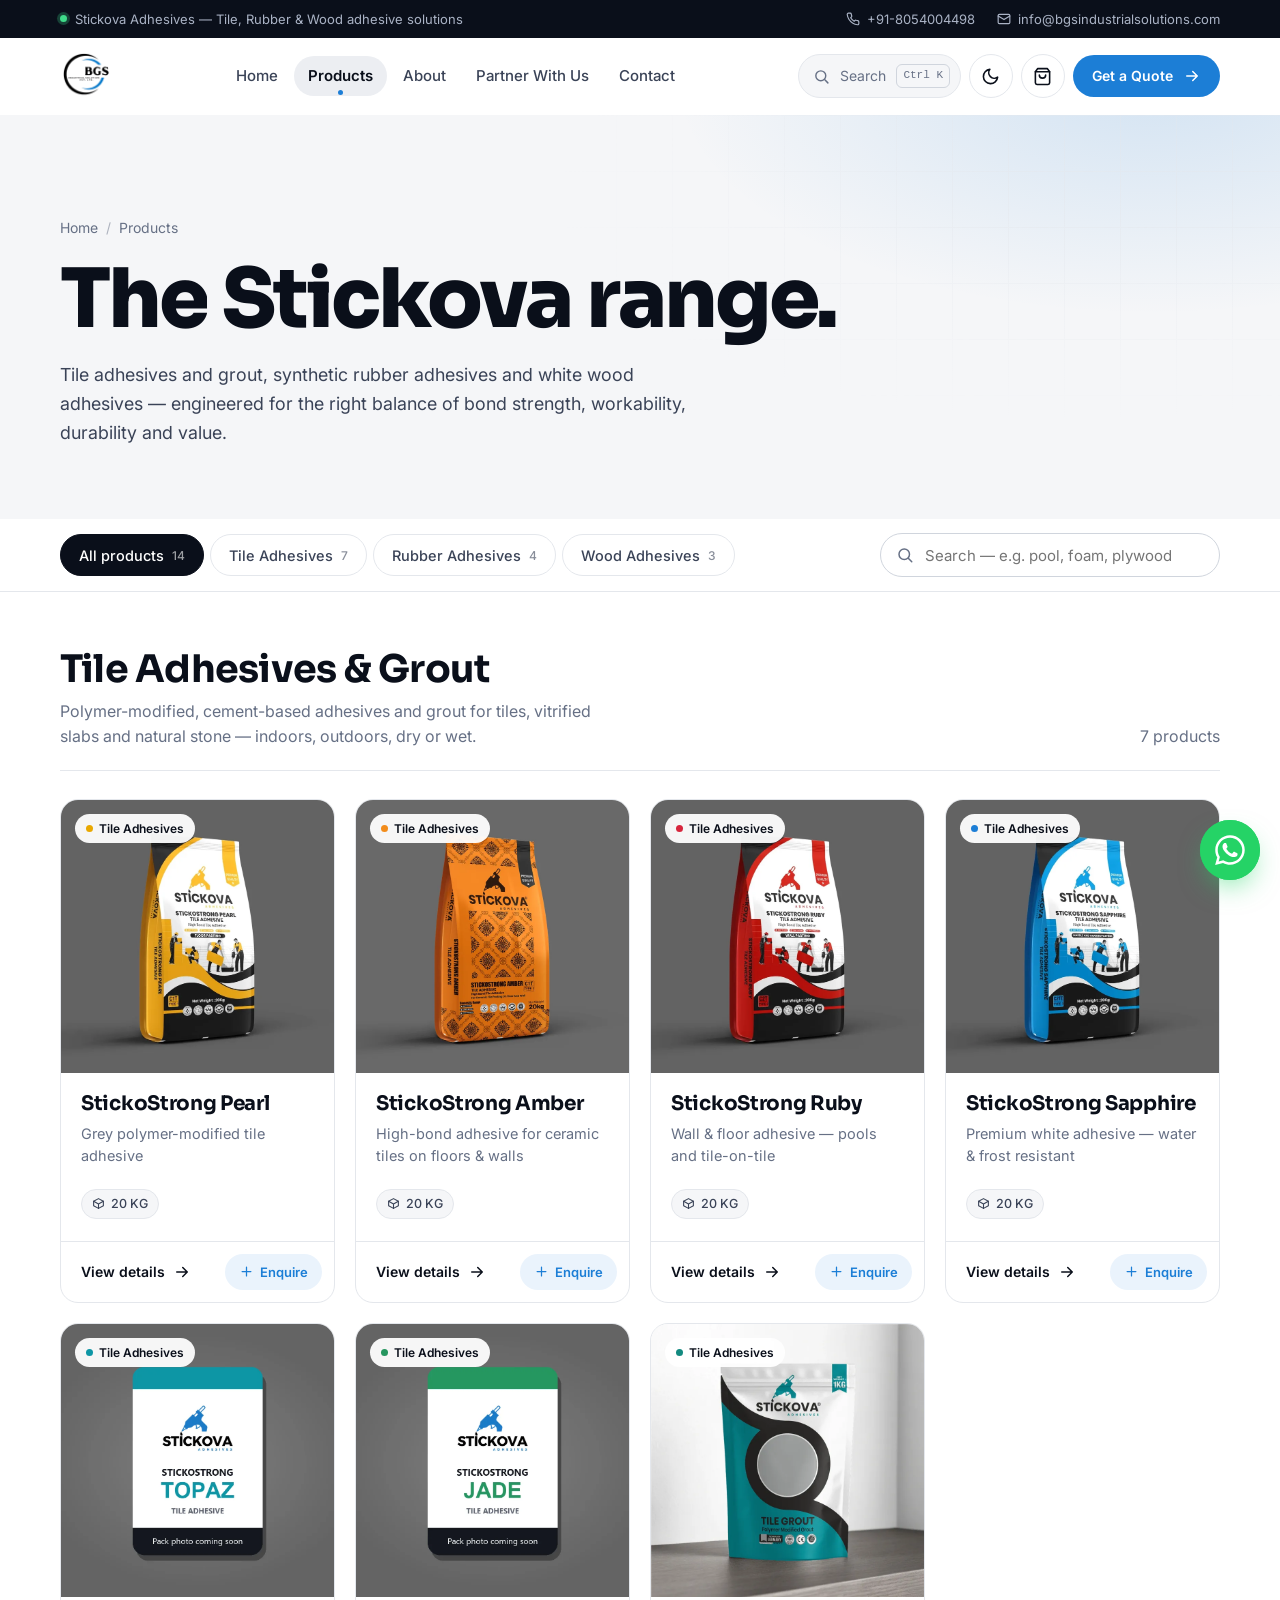
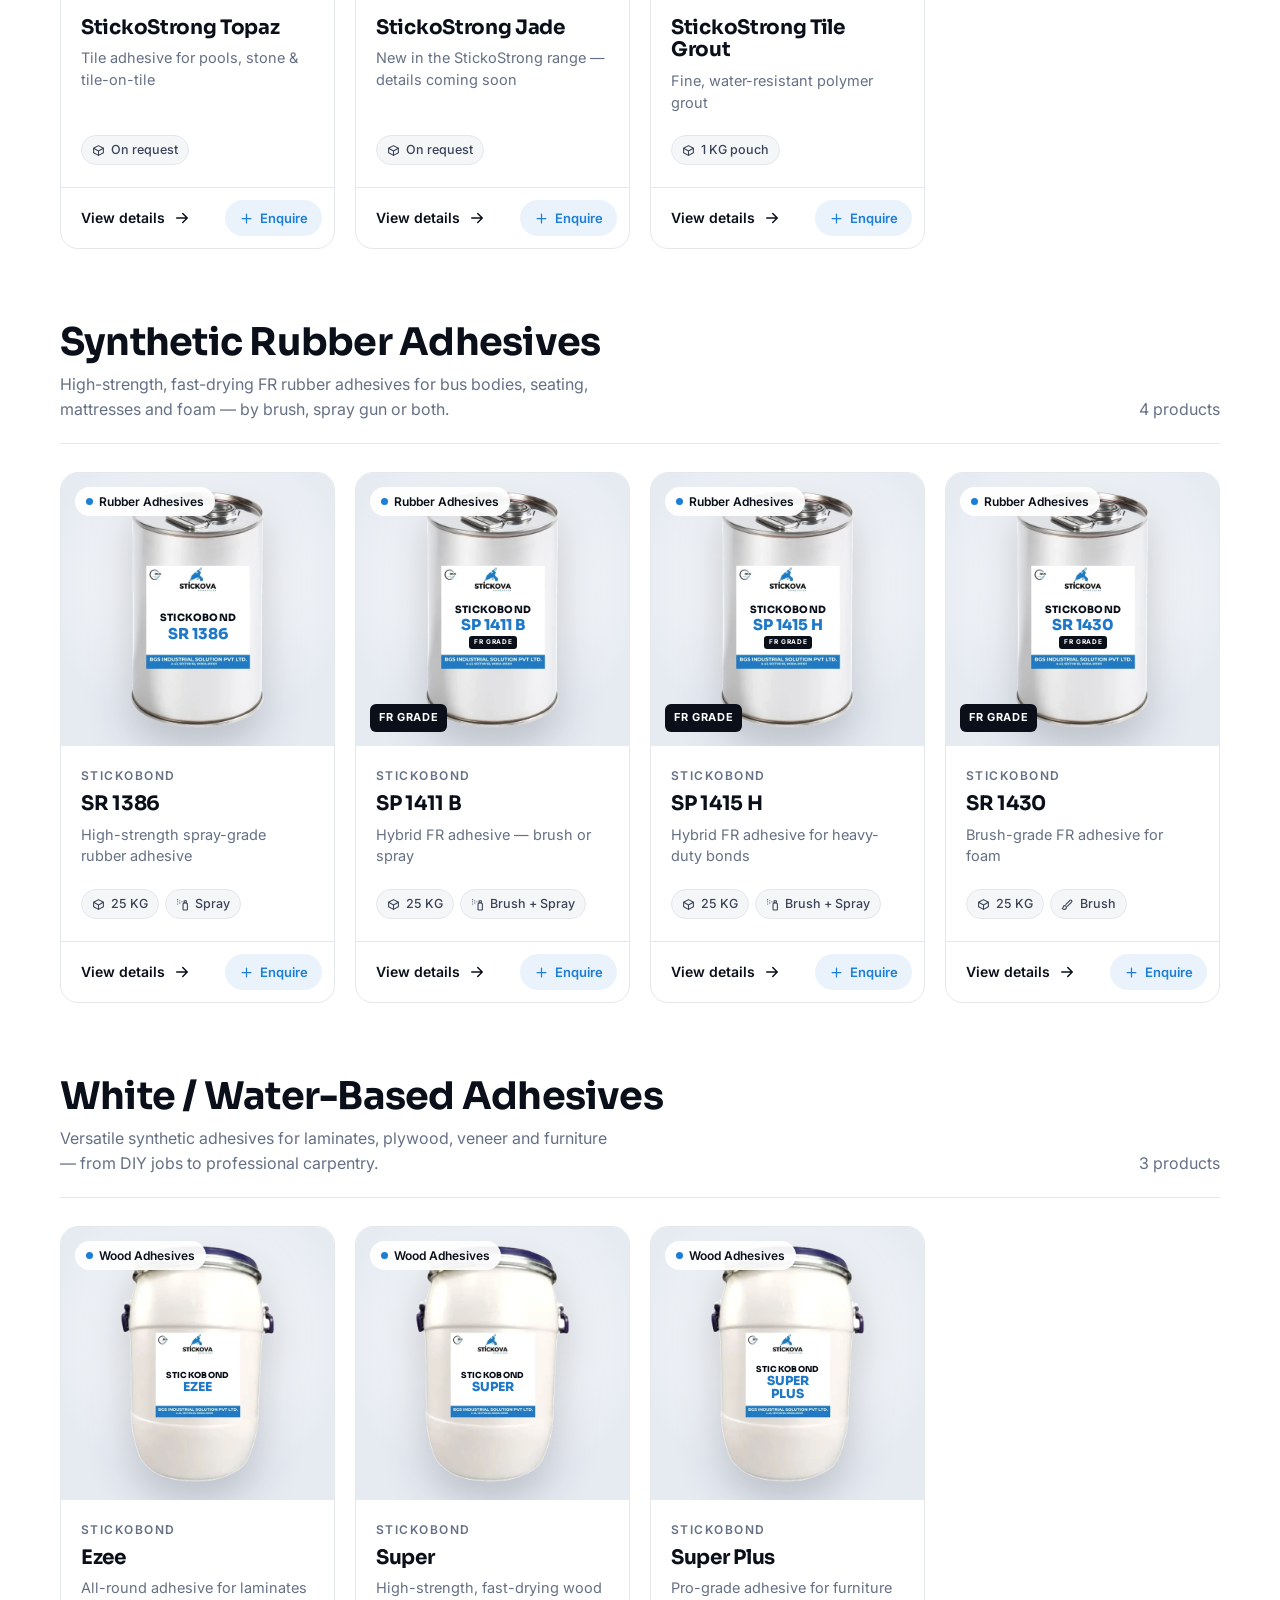
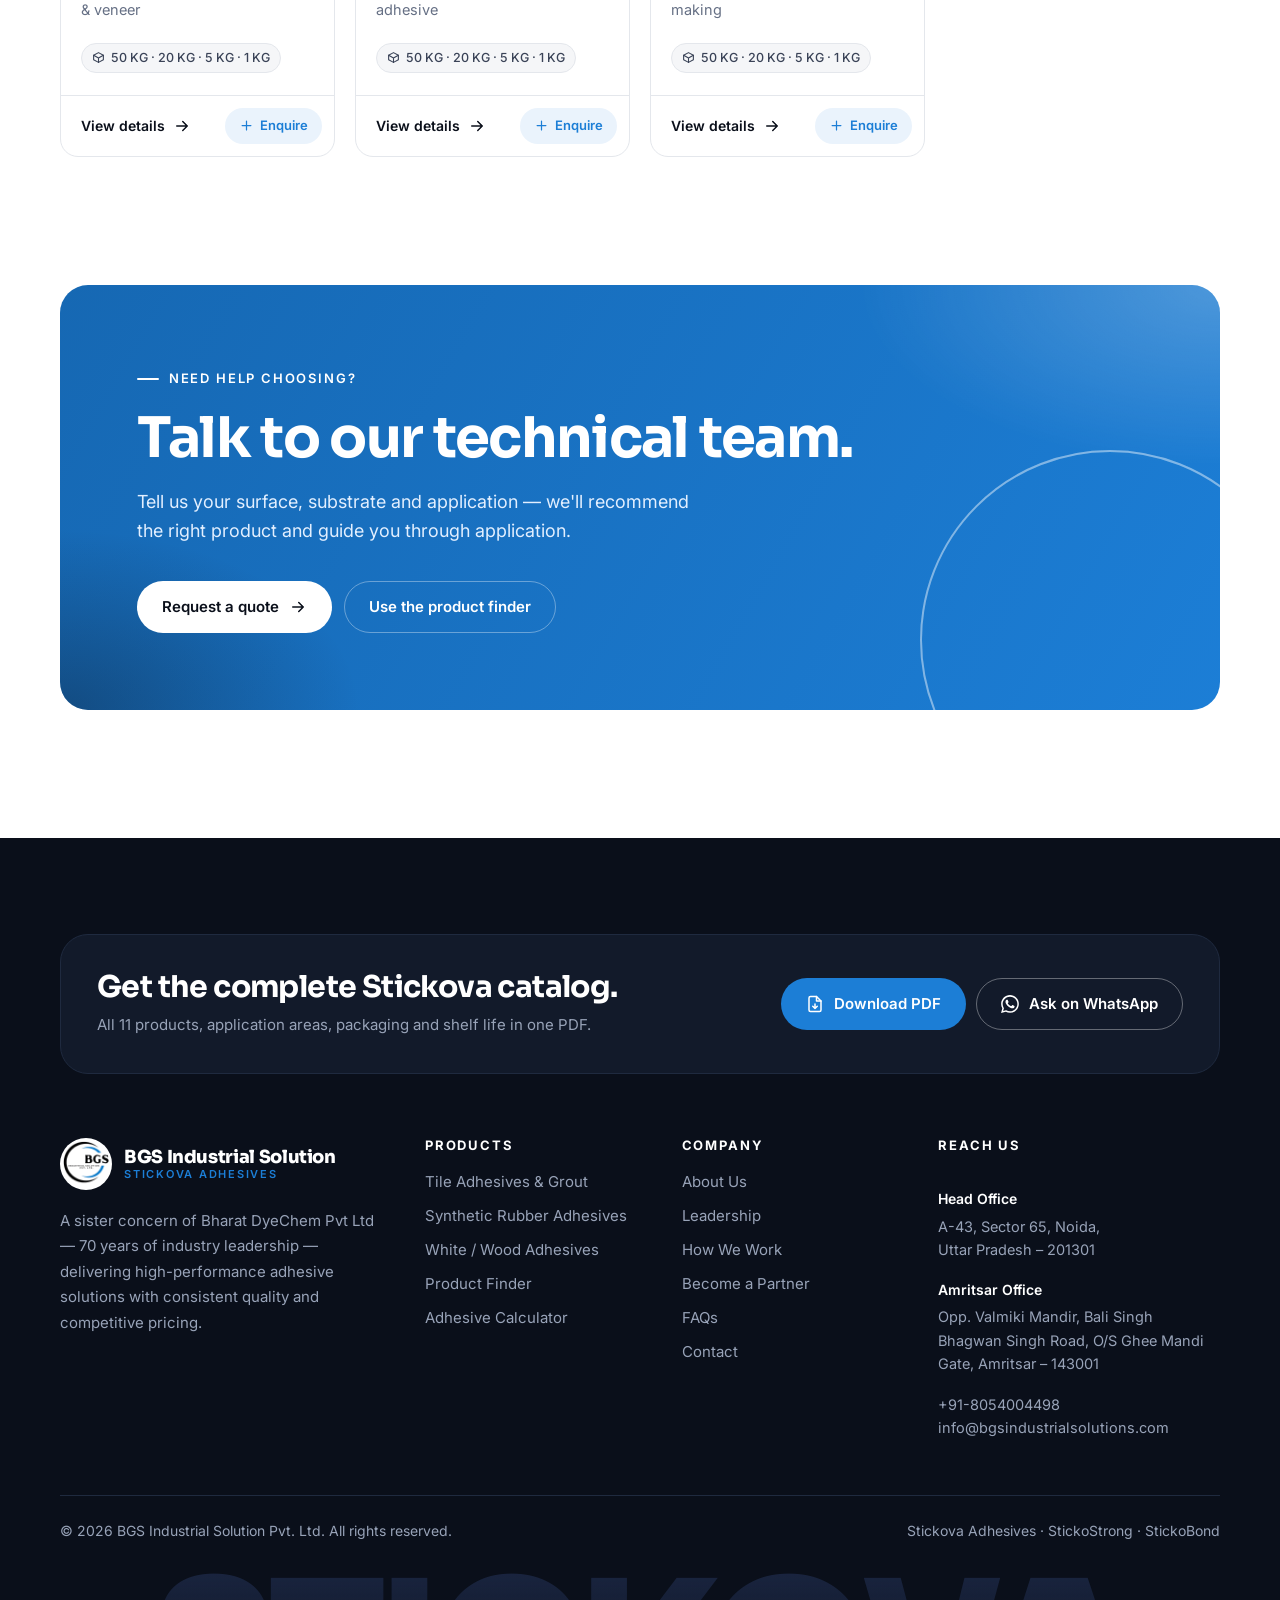
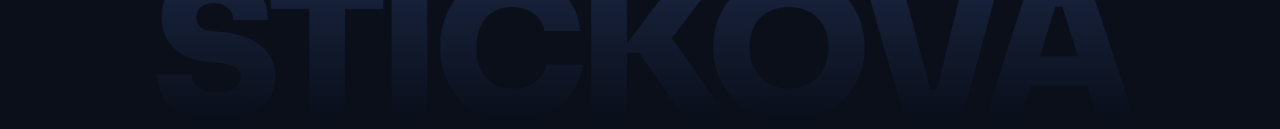
<file: products.html>
<!doctype html>
<html lang="en">
<head>
  <meta charset="utf-8" />
  <meta name="viewport" content="width=device-width, initial-scale=1, viewport-fit=cover" />
  <title>Products | Stickova Tile, Rubber &amp; Wood Adhesives — BGS Industrial Solution</title>
  <meta name="description" content="Browse the full Stickova range: StickoStrong Pearl, Amber, Ruby, Sapphire, Topaz, Jade tile adhesives and Tile Grout; StickoBond SR/SP synthetic rubber FR adhesives; StickoBond Ezee, Super and Super Plus wood adhesives." />
  <meta name="theme-color" content="#ffffff" />
  <link rel="icon" type="image/png" href="assets/img/favicon.png" />
  <link rel="preconnect" href="https://fonts.googleapis.com" />
  <link rel="preconnect" href="https://fonts.gstatic.com" crossorigin />
  <link href="https://fonts.googleapis.com/css2?family=Inter:wght@400;500;600;700&family=Sora:wght@600;700;800&display=swap" rel="stylesheet" />
  <link rel="stylesheet" href="assets/css/style.css" />
  <link rel="apple-touch-icon" href="assets/img/apple-touch-icon.png" />
  <link rel="manifest" href="manifest.webmanifest" />
  <script>!function(d){d.classList.add("js");var t;try{t=JSON.parse(localStorage.getItem("bgs-theme"));if(!sessionStorage.getItem("bgs-seen")&&!matchMedia("(prefers-reduced-motion: reduce)").matches)d.classList.add("is-loading")}catch(e){}d.dataset.theme=t||(matchMedia("(prefers-color-scheme: dark)").matches?"dark":"light")}(document.documentElement)</script>
</head>
<body data-page="products">
  <div id="header"></div>

  <main id="main">
    <section class="page-hero">
      <div class="container">
        <nav class="crumbs" aria-label="Breadcrumb"><a href="index.html">Home</a><span aria-hidden="true">/</span><span>Products</span></nav>
        <h1 class="h-display" data-split>The Stickova range.</h1>
        <p class="lead">Tile adhesives and grout, synthetic rubber adhesives and white wood adhesives — engineered for the right balance of bond strength, workability, durability and value.</p>
      </div>
    </section>

    <div class="toolbar">
      <div class="container">
        <div class="tabs" id="catTabs" role="tablist" aria-label="Product categories"></div>
        <label class="search">
          <span class="sr-only">Search products</span>
          <svg viewBox="0 0 24 24" fill="none" stroke="currentColor" stroke-width="2" stroke-linecap="round" stroke-linejoin="round" aria-hidden="true"><circle cx="11" cy="11" r="7"/><path d="m21 21-4.3-4.3"/></svg>
          <input type="search" id="productSearch" placeholder="Search — e.g. pool, foam, plywood" autocomplete="off" />
        </label>
      </div>
    </div>

    <section class="section" style="padding-top:56px">
      <div class="container" id="catalog" aria-live="polite">
        <noscript><p>Please enable JavaScript to browse the product catalogue, or <a href="contact.html">contact us</a> for the full catalog.</p></noscript>
      </div>
    </section>

    <section class="section" style="padding-top:0">
      <div class="container">
        <div class="cta-band reveal reveal--scale">
          <div class="cta-band__rings" aria-hidden="true"><span></span><span></span><span></span></div>
          <span class="eyebrow">Need help choosing?</span>
          <h2 class="h-1" style="margin-top:18px">Talk to our technical team.</h2>
          <p>Tell us your surface, substrate and application — we'll recommend the right product and guide you through application.</p>
          <div class="cta-band__actions">
            <a class="btn btn--light" href="contact.html#enquiry">Request a quote <svg viewBox="0 0 24 24" fill="none" stroke="currentColor" stroke-width="2" stroke-linecap="round" stroke-linejoin="round" aria-hidden="true"><path d="M5 12h14M13 6l6 6-6 6"/></svg></a>
            <a class="btn btn--outline-light" href="index.html#tools">Use the product finder</a>
          </div>
        </div>
      </div>
    </section>
  </main>

  <div id="footer"></div>
  <script src="assets/js/data.js" defer></script>
  <script src="assets/js/main.js" defer></script>
</body>
</html>
</file>
<file: assets/css/style.css>
/* =========================================================
   BGS Industrial Solution — Stickova Adhesives
   Design system, components, motion
   ========================================================= */

/* ---------- Tokens ---------- */
:root {
  color-scheme: light;
  /* Brand */
  --blue: #1c7ed6;
  --blue-600: #1668b3;
  --blue-700: #0f4f8a;
  --blue-300: #6fb3f2;
  --blue-soft: #eaf3fc;
  --cyan: #22c3ee;

  /* Surfaces & text (themeable) */
  --bg: #ffffff;
  --surface: #ffffff;
  --surface-2: #f5f6f8;
  --surface-3: #eceef2;
  --elev: #ffffff;
  --glass: rgba(255, 255, 255, 0.82);
  --text-strong: #0a0f1a;
  --text: #1b2232;
  --text-2: #3a4357;
  --muted: #667085;
  --line: #e4e7ec;
  --line-2: #d0d5dd;
  --pack-bg: radial-gradient(circle at 50% 40%, #ffffff 0%, #e6ebf2 72%);
  --photo-bg: #4a4d52;

  /* Always-dark band (footer, marquee, dark sections) */
  --night: #0a0f1a;
  --night-2: #121a2a;
  --night-3: #15213a;
  --night-line: #1f2a3f;
  --night-text: #aab3c5;

  --success: #12b76a;
  --danger: #d92d20;

  --font-display: "Sora", ui-sans-serif, system-ui, sans-serif;
  --font-body: "Inter", ui-sans-serif, system-ui, -apple-system, "Segoe UI", sans-serif;

  --container: 1240px;
  --gutter: clamp(16px, 4vw, 40px);
  --radius-sm: 10px;
  --radius: 18px;
  --radius-lg: 28px;
  --header-h: 76px;

  --shadow-sm: 0 1px 2px rgba(16, 24, 40, 0.06), 0 1px 3px rgba(16, 24, 40, 0.08);
  --shadow: 0 12px 32px -12px rgba(16, 24, 40, 0.2);
  --shadow-lg: 0 30px 60px -20px rgba(10, 15, 26, 0.35);
  --ring: 0 0 0 4px rgba(28, 126, 214, 0.18);

  --ease: cubic-bezier(0.22, 1, 0.36, 1);
  --spring: cubic-bezier(0.34, 1.56, 0.64, 1);
}

[data-theme="dark"] {
  color-scheme: dark;
  --bg: #0b1120;
  --surface: #111a2d;
  --surface-2: #0e1626;
  --surface-3: #18233b;
  --elev: #141f35;
  --glass: rgba(11, 17, 32, 0.78);
  --text-strong: #f3f6fb;
  --text: #d6dce8;
  --text-2: #b3bdcf;
  --muted: #8b96ac;
  --line: #1f2b42;
  --line-2: #2c3a57;
  --blue-soft: rgba(28, 126, 214, 0.16);
  --pack-bg: radial-gradient(circle at 50% 40%, #2a3956 0%, #141e33 75%);
  --night: #060a14;
  --night-2: #0d1424;
  --night-3: #122039;
  --night-line: #1a2540;
  --shadow: 0 14px 36px -12px rgba(0, 0, 0, 0.6);
  --shadow-lg: 0 30px 60px -20px rgba(0, 0, 0, 0.75);
}

/* ---------- Reset ---------- */
*, *::before, *::after { box-sizing: border-box; }
html { -webkit-text-size-adjust: 100%; scroll-behavior: smooth; scroll-padding-top: calc(var(--header-h) + 16px); }
body {
  margin: 0; font-family: var(--font-body); font-size: 16px; line-height: 1.6;
  color: var(--text); background: var(--bg);
  -webkit-font-smoothing: antialiased; text-rendering: optimizeLegibility; overflow-x: hidden;
  transition: background-color 0.4s var(--ease), color 0.4s var(--ease);
}
img, svg { display: block; max-width: 100%; }
img { height: auto; }
a { color: inherit; text-decoration: none; }
button, input, select, textarea { font: inherit; color: inherit; }
button { cursor: pointer; background: none; border: 0; padding: 0; }
h1, h2, h3, h4 { font-family: var(--font-display); color: var(--text-strong); line-height: 1.12; margin: 0; letter-spacing: -0.02em; font-weight: 700; }
p { margin: 0; }
ul, ol { margin: 0; padding: 0; list-style: none; }
:focus-visible { outline: 3px solid var(--blue); outline-offset: 3px; border-radius: 6px; }
::selection { background: var(--blue); color: #fff; }
[hidden] { display: none !important; }

.sr-only { position: absolute; width: 1px; height: 1px; padding: 0; margin: -1px; overflow: hidden; clip: rect(0, 0, 0, 0); white-space: nowrap; border: 0; }
.skip-link { position: absolute; left: 16px; top: -60px; z-index: 300; background: var(--text-strong); color: var(--bg); padding: 10px 16px; border-radius: 8px; }
.skip-link:focus { top: 12px; }

/* ---------- Page transitions (cross-document View Transitions) ---------- */
@view-transition { navigation: auto; }
::view-transition-old(root) { animation: vt-out 0.28s var(--ease) both; }
::view-transition-new(root) { animation: vt-in 0.45s var(--ease) both; }
@keyframes vt-out { to { opacity: 0; transform: translateY(-8px); } }
@keyframes vt-in { from { opacity: 0; transform: translateY(12px); } }

/* ---------- Layout ---------- */
.container { width: 100%; max-width: var(--container); margin-inline: auto; padding-inline: var(--gutter); }
.section { position: relative; padding-block: clamp(72px, 10vw, 128px); }
.section--sand { background: var(--surface-2); }
.section--dark { background: var(--night); color: var(--night-text); }
.section--dark h2, .section--dark h3 { color: #fff; }

.eyebrow { display: inline-flex; align-items: center; gap: 10px; font-size: 13px; font-weight: 600; letter-spacing: 0.14em; text-transform: uppercase; color: var(--blue); }
.eyebrow::before { content: ""; width: 22px; height: 2px; background: currentColor; border-radius: 2px; }
.section--dark .eyebrow, [data-theme="dark"] .eyebrow { color: var(--blue-300); }

.h-display { font-size: clamp(40px, 6.4vw, 84px); font-weight: 800; letter-spacing: -0.035em; line-height: 1.02; }
.h-1 { font-size: clamp(32px, 4.4vw, 56px); letter-spacing: -0.03em; }
.h-2 { font-size: clamp(26px, 3vw, 38px); }
.lead { font-size: clamp(17px, 1.4vw, 20px); color: var(--text-2); line-height: 1.6; }
.section--dark .lead { color: var(--night-text); }
.muted { color: var(--muted); }
.text-blue { color: var(--blue); }
.text-grad { background: linear-gradient(100deg, var(--blue) 0%, var(--cyan) 50%, var(--blue) 100%); background-size: 200% auto; -webkit-background-clip: text; background-clip: text; color: transparent; animation: shine 6s linear infinite; }
@keyframes shine { to { background-position: 200% center; } }

.section-head { display: grid; gap: 18px; max-width: 760px; margin-bottom: clamp(40px, 5vw, 64px); }
.section-head--split { max-width: none; grid-template-columns: 1fr; align-items: end; }
@media (min-width: 900px) { .section-head--split { grid-template-columns: 1.2fr 1fr; gap: 48px; } }
.section-head--center { margin-inline: auto; text-align: center; justify-items: center; }

/* ---------- Buttons ---------- */
.btn {
  --b-bg: var(--text-strong); --b-fg: var(--bg);
  position: relative; display: inline-flex; align-items: center; justify-content: center; gap: 10px;
  height: 52px; padding: 0 24px; border-radius: 999px; background: var(--b-bg); color: var(--b-fg);
  font-weight: 600; font-size: 15px; white-space: nowrap; border: 1px solid transparent; overflow: hidden; isolation: isolate;
  transition: transform 0.35s var(--ease), background 0.25s, box-shadow 0.3s, color 0.25s, border-color 0.25s;
}
.btn::after { content: ""; position: absolute; inset: 0; z-index: -1; background: linear-gradient(110deg, transparent 30%, rgba(255, 255, 255, 0.35) 50%, transparent 70%); transform: translateX(-120%); transition: transform 0.7s var(--ease); }
.btn:hover::after { transform: translateX(120%); }
.btn svg { width: 18px; height: 18px; transition: transform 0.3s var(--ease); flex-shrink: 0; }
.btn:hover svg:last-child { transform: translateX(3px); }
.btn:active { transform: scale(0.97); }
.btn--blue { --b-bg: var(--blue); --b-fg: #fff; }
.btn--blue:hover { --b-bg: var(--blue-600); box-shadow: 0 12px 28px -8px rgba(28, 126, 214, 0.65); }
.btn--ghost { --b-bg: transparent; --b-fg: var(--text-strong); border-color: var(--line-2); }
.btn--ghost:hover { --b-bg: var(--text-strong); --b-fg: var(--bg); border-color: var(--text-strong); }
.btn--light { --b-bg: #fff; --b-fg: #0a0f1a; }
.btn--light:hover { --b-bg: #eaf3fc; }
.btn--outline-light { --b-bg: transparent; --b-fg: #fff; border-color: rgba(255, 255, 255, 0.35); }
.btn--outline-light:hover { --b-bg: #fff; --b-fg: #0a0f1a; }
.btn--sm { height: 42px; padding: 0 18px; font-size: 14px; }
.btn--block { width: 100%; }

.icon-btn { position: relative; width: 44px; height: 44px; border-radius: 50%; display: inline-grid; place-items: center; color: var(--text-strong); border: 1px solid var(--line); background: var(--surface); transition: background 0.25s, border-color 0.25s, transform 0.3s var(--ease); flex-shrink: 0; }
.icon-btn:hover { border-color: var(--text-strong); transform: translateY(-1px); }
.icon-btn svg { width: 19px; height: 19px; }
.icon-btn .badge { position: absolute; top: -4px; right: -4px; min-width: 20px; height: 20px; padding: 0 5px; border-radius: 999px; background: var(--blue); color: #fff; font-size: 11px; font-weight: 700; display: grid; place-items: center; border: 2px solid var(--bg); transform: scale(0); transition: transform 0.4s var(--spring); }
.icon-btn .badge.has-items { transform: scale(1); }
.icon-btn .badge.bump { animation: bump 0.5s var(--spring); }
@keyframes bump { 40% { transform: scale(1.45); } }
.kbd { white-space: nowrap; font-family: ui-monospace, Menlo, Consolas, monospace; font-size: 11px; padding: 2px 6px; border-radius: 6px; border: 1px solid var(--line-2); color: var(--muted); background: var(--surface-2); }

.link-arrow { display: inline-flex; align-items: center; gap: 8px; font-weight: 600; color: var(--blue); }
.link-arrow svg { width: 16px; height: 16px; transition: transform 0.3s var(--ease); }
.link-arrow:hover svg { transform: translateX(4px); }

/* ---------- Loader ---------- */
.loader { position: fixed; inset: 0; z-index: 1000; display: grid; place-items: center; background: var(--night); transition: opacity 0.5s var(--ease), visibility 0.5s; }
.loader.is-done { opacity: 0; visibility: hidden; }
.loader__inner { display: grid; justify-items: center; gap: 18px; }
.loader__logo { width: 76px; height: 76px; border-radius: 50%; background: #fff; padding: 4px; animation: loader-pop 0.7s var(--spring) both; }
.loader__word { font-family: var(--font-display); font-weight: 800; font-size: 22px; letter-spacing: 0.3em; color: #fff; overflow: hidden; }
.loader__word span { display: inline-block; animation: loader-up 0.6s var(--ease) both; }
.loader__bar { width: 140px; height: 3px; border-radius: 3px; background: rgba(255, 255, 255, 0.1); overflow: hidden; }
.loader__bar::after { content: ""; display: block; height: 100%; background: var(--blue); animation: loader-bar 0.9s var(--ease) both; }
@keyframes loader-pop { from { transform: scale(0.4) rotate(-30deg); opacity: 0; } }
@keyframes loader-up { from { transform: translateY(110%); } }
@keyframes loader-bar { from { width: 0; } to { width: 100%; } }

/* Hide the page under the loader on the first visit of a session */
html.is-loading, html.is-loading body { background: #0a0f1a; overflow: hidden; }
html.is-loading body > :not(.loader) { visibility: hidden; }

/* ---------- Scroll progress ---------- */
.progress { position: fixed; left: 0; top: 0; z-index: 250; height: 3px; width: 100%; transform-origin: 0 50%; transform: scaleX(var(--p, 0)); background: linear-gradient(90deg, var(--blue), var(--cyan)); pointer-events: none; }

/* ---------- Header ---------- */
.topbar { background: var(--night); color: var(--night-text); font-size: 13px; }
.topbar .container { display: flex; justify-content: space-between; align-items: center; height: 38px; gap: 16px; }
.topbar a { transition: color 0.2s; }
.topbar a:hover { color: #fff; }
.topbar__links { display: flex; gap: 22px; }
.topbar__links a { display: inline-flex; align-items: center; gap: 7px; }
.topbar__links svg { width: 14px; height: 14px; }
.topbar__msg { display: inline-flex; align-items: center; gap: 8px; }
.topbar__msg .live { width: 7px; height: 7px; border-radius: 50%; background: #3fdc8a; box-shadow: 0 0 0 3px rgba(63, 220, 138, 0.25); animation: pulse 2s infinite; }
@keyframes pulse { 50% { box-shadow: 0 0 0 6px rgba(63, 220, 138, 0); } }
@media (max-width: 760px) { .topbar__msg { display: none; } .topbar .container { justify-content: center; } }
@media (max-width: 440px) { .topbar__links a:last-child { display: none; } }

.site-header { position: sticky; top: 0; z-index: 100; background: var(--glass); backdrop-filter: saturate(180%) blur(16px); -webkit-backdrop-filter: saturate(180%) blur(16px); border-bottom: 1px solid transparent; transition: border-color 0.3s, box-shadow 0.3s, transform 0.45s var(--ease), background 0.4s; }
.site-header.is-scrolled { border-color: var(--line); box-shadow: 0 6px 20px -12px rgba(16, 24, 40, 0.2); }
.site-header.is-hidden { transform: translateY(-100%); }
.site-header .container { display: flex; align-items: center; justify-content: space-between; height: var(--header-h); gap: 20px; }

.brand { display: flex; align-items: center; gap: 12px; flex-shrink: 0; }
.brand img { width: 52px; height: 52px; object-fit: contain; background: #fff; border-radius: 50%; padding: 2px; transition: transform 0.6s var(--spring); }
.brand:hover img { transform: rotate(-12deg) scale(1.05); }
.brand__text { display: grid; line-height: 1.1; }
.brand__name { font-family: var(--font-display); font-weight: 800; font-size: 18px; color: var(--text-strong); letter-spacing: -0.02em; }
.brand__sub { font-size: 11px; font-weight: 600; letter-spacing: 0.16em; text-transform: uppercase; color: var(--blue); }

.nav { display: flex; align-items: center; gap: 2px; position: relative; }
.nav a { position: relative; z-index: 1; padding: 10px 14px; border-radius: 999px; font-size: 15px; font-weight: 500; color: var(--text-2); transition: color 0.2s; }
.nav a:hover, .nav a[aria-current="page"] { color: var(--text-strong); }
.nav a[aria-current="page"] { font-weight: 600; }
.nav__pill { position: absolute; z-index: 0; left: 0; top: 50%; height: 40px; margin-top: -20px; border-radius: 999px; background: var(--surface-3); opacity: 0; transition: transform 0.4s var(--ease), width 0.4s var(--ease), opacity 0.25s; pointer-events: none; }
.nav a[aria-current="page"]::after { content: ""; position: absolute; left: 50%; bottom: 3px; width: 5px; height: 5px; margin-left: -2.5px; border-radius: 50%; background: var(--blue); }
.header-cta { display: flex; align-items: center; gap: 8px; }
.header-search { display: inline-flex; align-items: center; gap: 10px; height: 44px; padding: 0 10px 0 14px; border-radius: 999px; border: 1px solid var(--line); background: var(--surface-2); color: var(--muted); font-size: 14px; transition: border-color 0.2s; }
.header-search:hover { border-color: var(--text-strong); }
.header-search svg { width: 17px; height: 17px; }
@media (max-width: 1180px) { .header-search .label, .header-search .kbd { display: none; } .header-search { width: 44px; padding: 0; justify-content: center; background: var(--surface); } }

.theme-toggle .sun, [data-theme="dark"] .theme-toggle .moon { display: none; }
[data-theme="dark"] .theme-toggle .sun { display: block; }
.theme-toggle svg { transition: transform 0.6s var(--spring); }
.theme-toggle:hover svg { transform: rotate(40deg); }

.menu-toggle { display: none; width: 44px; height: 44px; border-radius: 50%; border: 1px solid var(--line-2); align-items: center; justify-content: center; }
.menu-toggle span { position: relative; width: 18px; height: 2px; background: var(--text-strong); border-radius: 2px; transition: background 0.2s; }
.menu-toggle span::before, .menu-toggle span::after { content: ""; position: absolute; left: 0; width: 18px; height: 2px; background: var(--text-strong); border-radius: 2px; transition: transform 0.35s var(--ease); }
.menu-toggle span::before { top: -6px; }
.menu-toggle span::after { top: 6px; }
.menu-open .menu-toggle span { background: transparent; }
.menu-open .menu-toggle span::before { transform: translateY(6px) rotate(45deg); }
.menu-open .menu-toggle span::after { transform: translateY(-6px) rotate(-45deg); }

@media (max-width: 1040px) {
  .menu-toggle { display: inline-flex; }
  .header-cta .btn { display: none; }
  .nav__pill { display: none; }
  .nav {
    position: fixed; left: 0; right: 0; bottom: 0; top: var(--nav-top, 114px);
    flex-direction: column; align-items: stretch; gap: 0; padding: 16px var(--gutter) 32px; background: var(--bg);
    opacity: 0; visibility: hidden; transition: opacity 0.3s var(--ease), visibility 0.3s; overflow-y: auto;
  }
  .menu-open .nav { opacity: 1; visibility: visible; }
  .nav a { font-family: var(--font-display); font-size: 28px; font-weight: 600; color: var(--text-strong); padding: 16px 0; border-radius: 0; border-bottom: 1px solid var(--line); transform: translateY(16px); opacity: 0; transition: transform 0.5s var(--ease), opacity 0.5s var(--ease), color 0.2s; }
  .menu-open .nav a { transform: none; opacity: 1; }
  .menu-open .nav a:nth-child(2) { transition-delay: 0.04s; } .menu-open .nav a:nth-child(3) { transition-delay: 0.08s; } .menu-open .nav a:nth-child(4) { transition-delay: 0.12s; } .menu-open .nav a:nth-child(5) { transition-delay: 0.16s; } .menu-open .nav a:nth-child(6) { transition-delay: 0.2s; }
  .nav a:hover { color: var(--blue); }
  .nav a[aria-current="page"] { color: var(--blue); }
  .nav a[aria-current="page"]::after { display: none; }
  .nav .nav__cta { display: flex; margin-top: 24px; border: 0; font-family: var(--font-body); font-size: 16px; color: #fff; justify-content: center; border-radius: 999px; }
  .nav .nav__cta:hover { color: #fff; }
  body.menu-open { overflow: hidden; }
  .menu-open .site-header { backdrop-filter: none; -webkit-backdrop-filter: none; background: var(--bg); transform: none; }
}
.nav__theme { display: flex; align-items: center; justify-content: center; gap: 10px; margin-top: 12px; height: 52px; border-radius: 999px; border: 1px solid var(--line-2); font-weight: 600; color: var(--text-strong); }
.nav__theme svg { width: 18px; height: 18px; }
.nav__theme .sun, [data-theme="dark"] .nav__theme .moon { display: none; }
[data-theme="dark"] .nav__theme .sun { display: block; }
@media (min-width: 1041px) { .nav .nav__cta, .nav .nav__theme { display: none; } }
@media (max-width: 560px) { .header-cta .theme-toggle { display: none; } .brand__sub { display: none; } .brand img { width: 40px; height: 40px; } }
@media (max-width: 380px) { .brand__text { display: none; } }

/* ---------- Hero ---------- */
.hero { position: relative; padding-top: clamp(40px, 6vw, 72px); padding-bottom: clamp(56px, 7vw, 96px); overflow: hidden; isolation: isolate; }
.hero__bg { position: absolute; inset: 0; z-index: -1; overflow: hidden; background: linear-gradient(180deg, var(--bg) 0%, var(--surface-2) 100%); }
.hero__bg::after { content: ""; position: absolute; inset: 0; background-image: linear-gradient(var(--line) 1px, transparent 1px), linear-gradient(90deg, var(--line) 1px, transparent 1px); background-size: 56px 56px; mask-image: radial-gradient(ellipse 70% 60% at 70% 30%, #000 10%, transparent 70%); -webkit-mask-image: radial-gradient(ellipse 70% 60% at 70% 30%, #000 10%, transparent 70%); opacity: 0.6; }
.blob { position: absolute; border-radius: 50%; filter: blur(70px); opacity: 0.55; will-change: transform; }
.blob--1 { width: 520px; height: 520px; right: -120px; top: -160px; background: rgba(28, 126, 214, 0.45); animation: drift1 18s ease-in-out infinite; }
.blob--2 { width: 380px; height: 380px; right: 30%; top: 40%; background: rgba(34, 195, 238, 0.3); animation: drift2 22s ease-in-out infinite; }
.blob--3 { width: 300px; height: 300px; left: -100px; bottom: -80px; background: rgba(233, 168, 0, 0.18); animation: drift1 26s ease-in-out -6s infinite reverse; }
[data-theme="dark"] .blob { opacity: 0.35; }
@keyframes drift1 { 0%, 100% { transform: translate(0, 0) scale(1); } 33% { transform: translate(-60px, 40px) scale(1.1); } 66% { transform: translate(30px, 80px) scale(0.95); } }
@keyframes drift2 { 0%, 100% { transform: translate(0, 0) scale(1); } 50% { transform: translate(80px, -50px) scale(1.15); } }

.hero__grid { display: grid; gap: clamp(40px, 5vw, 64px); align-items: center; }
@media (min-width: 1024px) { .hero__grid { grid-template-columns: 1.05fr 1fr; } }
.hero__badge { display: inline-flex; align-items: center; gap: 10px; padding: 6px 14px 6px 6px; background: var(--surface); border: 1px solid var(--line); border-radius: 999px; font-size: 14px; font-weight: 500; color: var(--text-2); box-shadow: var(--shadow-sm); }
.hero__badge b { background: var(--blue); color: #fff; font-size: 12px; font-weight: 700; padding: 4px 10px; border-radius: 999px; }
.hero h1 { margin-top: 24px; }
.hero .lead { margin-top: 24px; max-width: 560px; }
.hero__rotator { display: flex; flex-wrap: wrap; align-items: center; gap: 10px; margin-top: 22px; font-size: 15px; color: var(--muted); }
.rotator { position: relative; display: inline-grid; height: 34px; overflow: hidden; padding: 0 14px; border-radius: 999px; background: var(--blue-soft); color: var(--blue); font-weight: 600; align-items: center; min-width: 140px; transition: width 0.45s var(--ease); }
[data-theme="dark"] .rotator { color: var(--blue-300); }
.rotator span { grid-area: 1 / 1; white-space: nowrap; transform: translateY(110%); opacity: 0; transition: transform 0.55s var(--ease), opacity 0.4s; line-height: 34px; }
.rotator span.is-active { transform: none; opacity: 1; }
.rotator span.is-leaving { transform: translateY(-110%); opacity: 0; }
.hero__actions { display: flex; flex-wrap: wrap; gap: 12px; margin-top: 36px; }
.hero__trust { display: flex; flex-wrap: wrap; gap: 28px 40px; margin-top: 44px; padding-top: 28px; border-top: 1px solid var(--line); }
.hero__trust div { display: grid; }
.hero__trust strong { font-family: var(--font-display); font-size: 32px; color: var(--text-strong); line-height: 1.1; letter-spacing: -0.02em; }
.hero__trust div > span { font-size: 14px; color: var(--muted); }

.hero__visual { position: relative; min-height: 460px; perspective: 1200px; }
.hero__photo { position: relative; border-radius: var(--radius-lg); overflow: hidden; aspect-ratio: 4 / 4.4; box-shadow: var(--shadow-lg); transform-style: preserve-3d; transition: transform 0.6s var(--ease); }
.hero__photo img { width: 100%; height: 115%; object-fit: cover; object-position: 30% center; will-change: transform; }
.hero__photo::after { content: ""; position: absolute; inset: 0; background: linear-gradient(180deg, transparent 50%, rgba(10, 15, 26, 0.6)); }
.hero__photo-caption { position: absolute; left: 24px; bottom: 22px; z-index: 1; color: #fff; font-size: 14px; display: flex; align-items: center; gap: 10px; }
.hero__photo-caption .dot { width: 8px; height: 8px; border-radius: 50%; background: #3fdc8a; box-shadow: 0 0 0 4px rgba(63, 220, 138, 0.25); animation: pulse 2s infinite; }
.float-card { position: absolute; z-index: 2; background: var(--glass); backdrop-filter: blur(14px); -webkit-backdrop-filter: blur(14px); border: 1px solid rgba(255, 255, 255, 0.5); border-radius: var(--radius); box-shadow: var(--shadow-lg); padding: 16px; will-change: transform; }
[data-theme="dark"] .float-card { border-color: rgba(255, 255, 255, 0.08); }
.float-card--pack { left: -28px; top: 36px; width: 168px; padding: 10px; transition: transform 0.4s var(--ease); }
.float-card--pack:hover { box-shadow: 0 30px 60px -16px rgba(28, 126, 214, 0.5); }
.float-card--pack img { border-radius: 12px; aspect-ratio: 1; object-fit: cover; }
.float-card--pack span { display: block; font-size: 12px; font-weight: 600; color: var(--text-strong); padding: 8px 4px 2px; }
.float-card--pack small { display: block; font-size: 11px; color: var(--muted); padding: 0 4px; }
.story-badge { position: absolute; left: -54px; top: 28px; z-index: 3; width: 132px; height: 132px; border-radius: 50%; display: grid; place-items: center; background: var(--glass); backdrop-filter: blur(14px); -webkit-backdrop-filter: blur(14px); border: 1px solid rgba(255, 255, 255, 0.5); box-shadow: var(--shadow-lg); color: var(--text-strong); transition: transform 0.4s var(--ease), box-shadow 0.4s var(--ease); }
[data-theme="dark"] .story-badge { border-color: rgba(255, 255, 255, 0.08); }
.story-badge__ring { position: absolute; inset: 0; width: 100%; height: 100%; animation: storySpin 14s linear infinite; }
.story-badge__ring text { font-family: var(--font-display); font-size: 10.5px; font-weight: 700; letter-spacing: 0.08em; fill: currentColor; }
.story-badge__core { width: 52px; height: 52px; border-radius: 50%; display: grid; place-items: center; background: linear-gradient(135deg, var(--blue), #22b8f0); color: #fff; box-shadow: 0 10px 24px -8px rgba(28, 126, 214, 0.7); transition: transform 0.4s var(--ease); }
.story-badge__core svg { width: 22px; height: 22px; transition: transform 0.4s var(--ease); }
.story-badge:hover { transform: scale(1.06); box-shadow: 0 30px 60px -16px rgba(28, 126, 214, 0.45); }
.story-badge:hover .story-badge__ring { animation-duration: 5s; }
.story-badge:hover .story-badge__core svg { transform: rotate(45deg); }
.story-badge:focus-visible { outline: 3px solid var(--blue); outline-offset: 4px; }
@keyframes storySpin { to { transform: rotate(360deg); } }
.float-card--stat { right: -18px; bottom: 64px; display: flex; gap: 14px; align-items: center; }
.float-card--stat .ico { width: 46px; height: 46px; border-radius: 12px; display: grid; place-items: center; background: var(--blue); color: #fff; }
.float-card--stat .ico svg { width: 24px; height: 24px; }
.float-card--stat strong { display: block; font-family: var(--font-display); color: var(--text-strong); font-size: 18px; line-height: 1.2; }
.float-card--stat span { font-size: 13px; color: var(--muted); }
.float-card--chip { right: 28px; top: -16px; display: flex; align-items: center; gap: 8px; padding: 10px 14px; font-size: 13px; font-weight: 600; color: var(--text-strong); }
.float-card--chip svg { width: 18px; height: 18px; color: var(--success); }
.floaty { animation: floaty 7s ease-in-out infinite; }
.floaty--slow { animation: floaty 9s ease-in-out -3s infinite; }
@keyframes floaty { 0%, 100% { translate: 0 0; } 50% { translate: 0 -12px; } }
@media (max-width: 1023px) { .float-card--pack { left: 12px; top: 12px; width: 130px; } .story-badge { left: 12px; top: 12px; } .float-card--stat { right: 12px; bottom: 12px; } .float-card--chip { right: 12px; top: 12px; } }
@media (max-width: 520px) { .hero__visual { min-height: 0; } .float-card--pack { width: 104px; } .story-badge { width: 104px; height: 104px; } .story-badge__core { width: 42px; height: 42px; } .float-card--stat { padding: 12px; } .float-card--stat .ico { width: 38px; height: 38px; } .float-card--chip { display: none; } }

.scroll-hint { position: absolute; left: 50%; bottom: 22px; translate: -50% 0; display: grid; justify-items: center; gap: 8px; font-size: 11px; letter-spacing: 0.2em; text-transform: uppercase; color: var(--muted); }
.scroll-hint span { width: 22px; height: 36px; border-radius: 12px; border: 2px solid var(--line-2); position: relative; }
.scroll-hint span::after { content: ""; position: absolute; left: 50%; top: 6px; width: 4px; height: 8px; margin-left: -2px; border-radius: 2px; background: var(--blue); animation: wheel 1.8s var(--ease) infinite; }
@keyframes wheel { 0% { transform: translateY(0); opacity: 1; } 70% { transform: translateY(12px); opacity: 0; } 100% { opacity: 0; } }
@media (max-width: 1023px) { .scroll-hint { display: none; } }

/* Split-text headline */
.split-word { display: inline-block; overflow: hidden; vertical-align: top; padding-bottom: 0.08em; margin-bottom: -0.08em; }
.split-word > span { display: inline-block; transform: translateY(105%); transition: transform 0.9s var(--ease); transition-delay: calc(var(--i) * 0.06s + 0.1s); }
.is-split.is-in .split-word > span, .no-split .split-word > span { transform: none; }

/* ---------- Marquee ---------- */
.marquee { background: var(--night); color: #fff; overflow: hidden; padding: 22px 0; border-block: 1px solid var(--night-line); }
.marquee__track { display: flex; gap: 56px; width: max-content; animation: marquee 38s linear infinite; }
.marquee:hover .marquee__track { animation-play-state: paused; }
.marquee__item { display: inline-flex; align-items: center; gap: 56px; font-family: var(--font-display); font-weight: 600; font-size: clamp(18px, 2vw, 24px); white-space: nowrap; transition: color 0.3s; }
.marquee__item:hover { color: var(--blue-300); }
.marquee__item::after { content: "✦"; color: var(--blue); font-size: 0.8em; }
@keyframes marquee { to { transform: translateX(-50%); } }

/* ---------- Spotlight (pointer-follow glow) ---------- */
.spot { position: relative; isolation: isolate; }
.spot::before { content: ""; position: absolute; inset: 0; z-index: 1; border-radius: inherit; pointer-events: none; opacity: 0; transition: opacity 0.4s; background: radial-gradient(420px circle at var(--mx, 50%) var(--my, 50%), rgba(28, 126, 214, 0.14), transparent 45%); }
.spot:hover::before { opacity: 1; }
.cat.spot::before, .section--dark .spot::before { background: radial-gradient(420px circle at var(--mx, 50%) var(--my, 50%), rgba(255, 255, 255, 0.14), transparent 45%); }

/* ---------- Category bento ---------- */
.bento { display: grid; gap: 20px; }
@media (min-width: 900px) { .bento { grid-template-columns: 1.3fr 1fr; grid-template-rows: 1fr 1fr; } .bento .cat--tile { grid-row: span 2; } }
.cat { position: relative; display: flex; flex-direction: column; justify-content: space-between; gap: 24px; border-radius: var(--radius-lg); padding: clamp(24px, 3vw, 40px); overflow: hidden; min-height: 300px; isolation: isolate; transition: transform 0.6s var(--ease), box-shadow 0.6s var(--ease); }
.cat:hover { transform: translateY(-6px); box-shadow: var(--shadow-lg); }
.cat__num { font-family: var(--font-display); font-size: 14px; font-weight: 600; opacity: 0.65; }
.cat h3 { font-size: clamp(24px, 2.6vw, 34px); max-width: 360px; }
.cat p { margin-top: 12px; max-width: 420px; }
.cat__media { position: absolute; z-index: -1; pointer-events: none; transition: transform 0.8s var(--ease); }
.cat:hover .cat__media { transform: scale(1.06) rotate(-3deg); }
.cat__foot { position: relative; z-index: 2; display: flex; align-items: center; justify-content: space-between; gap: 12px; }
.cat__count { font-size: 14px; font-weight: 500; }
.cat__go { width: 52px; height: 52px; border-radius: 50%; display: grid; place-items: center; background: #fff; color: #0a0f1a; transition: transform 0.5s var(--spring), background 0.3s, color 0.3s; flex-shrink: 0; }
.cat__go svg { width: 20px; height: 20px; }
.cat:hover .cat__go { transform: rotate(-45deg) scale(1.08); background: var(--blue); color: #fff; }
.cat--tile { background: linear-gradient(160deg, #10203a 0%, #0a0f1a 70%); color: #b9c3d6; min-height: 540px; }
.cat--tile h3 { color: #fff; }
.cat--tile .cat__media { right: 4%; bottom: 96px; width: 72%; display: flex; justify-content: flex-end; padding-left: 12%; }
.cat--tile .cat__media img { width: 40%; border-radius: 16px; box-shadow: var(--shadow-lg); margin-left: -12%; transition: transform 0.8s var(--ease); }
.cat--tile .cat__media img:nth-child(1) { transform: rotate(-8deg) translateY(30px); }
.cat--tile .cat__media img:nth-child(2) { transform: translateY(-10px); z-index: 1; }
.cat--tile .cat__media img:nth-child(3) { transform: rotate(8deg) translateY(30px); }
.cat--tile:hover .cat__media { transform: none; }
.cat--tile:hover .cat__media img:nth-child(1) { transform: rotate(-14deg) translate(-30px, 20px); }
.cat--tile:hover .cat__media img:nth-child(2) { transform: translateY(-28px) scale(1.06); }
.cat--tile:hover .cat__media img:nth-child(3) { transform: rotate(14deg) translate(30px, 20px); }
.cat--tile .cat__body { max-width: 380px; }
.cat--rubber { background: linear-gradient(140deg, #2b8de0 0%, #1668b3 100%); color: #e2efff; }
.cat--rubber h3 { color: #fff; }
.cat--rubber .cat__media { right: -20px; bottom: -40px; width: 180px; filter: drop-shadow(0 20px 30px rgba(0, 0, 0, 0.3)); }
.cat--wood { background: var(--surface-3); color: var(--text-2); }
.cat--wood .cat__media { right: -10px; bottom: -40px; width: 180px; filter: drop-shadow(0 20px 30px rgba(0, 0, 0, 0.18)); }
.cat--wood .cat__go { background: var(--text-strong); color: var(--bg); }
.cat--rubber .cat__body, .cat--wood .cat__body { max-width: 62%; }
@media (max-width: 899px) { .cat--tile { min-height: 560px; } .cat--tile .cat__media { width: 92%; } }
@media (max-width: 520px) { .cat--rubber .cat__body, .cat--wood .cat__body { max-width: 100%; } .cat--rubber, .cat--wood { padding-bottom: 180px; } .cat--rubber .cat__media, .cat--wood .cat__media { width: 130px; } }

/* ---------- Product cards ---------- */
.grid-products { display: grid; gap: 20px; grid-template-columns: repeat(auto-fill, minmax(260px, 1fr)); }
.p-card { position: relative; display: flex; flex-direction: column; background: var(--surface); border: 1px solid var(--line); border-radius: var(--radius); overflow: hidden; transform-style: preserve-3d; transition: transform 0.5s var(--ease), box-shadow 0.5s var(--ease), border-color 0.3s; }
.p-card:hover { box-shadow: var(--shadow); border-color: transparent; }
.p-card.is-tilting { transition: box-shadow 0.5s var(--ease), border-color 0.3s; }
.p-card__link { position: static; color: inherit; }
.p-card__link::after { content: ""; position: absolute; inset: 0; z-index: 1; border-radius: inherit; }
.p-card__link:focus-visible { outline: none; }
.p-card:has(.p-card__link:focus-visible) { outline: 3px solid var(--blue); outline-offset: 3px; }
.p-card__media { position: relative; aspect-ratio: 1 / 1; background: var(--photo-bg); overflow: hidden; }
.p-card__media > img { width: 100%; height: 100%; object-fit: cover; transition: transform 0.8s var(--ease); }
.p-card:hover .p-card__media > img, .p-card:hover .pack { transform: scale(1.06); }
.p-card__media.is-light { background: #ececec; }
.p-card__media.is-pack { background: var(--pack-bg); display: grid; place-items: center; padding: 18px; }
.p-card__tag { pointer-events: none; position: absolute; left: 14px; top: 14px; z-index: 2; background: rgba(255, 255, 255, 0.94); color: #0a0f1a; font-size: 12px; font-weight: 600; padding: 5px 11px; border-radius: 999px; display: inline-flex; align-items: center; gap: 6px; }
.p-card__tag::before { content: ""; width: 7px; height: 7px; border-radius: 50%; background: var(--accent, var(--blue)); }
.p-card__fr { position: absolute; left: 14px; bottom: 14px; z-index: 2; background: #0a0f1a; color: #fff; font-size: 11px; font-weight: 700; letter-spacing: 0.06em; padding: 5px 9px; border-radius: 6px; }
.p-card__actions { position: absolute; right: 12px; top: 12px; z-index: 3; display: grid; gap: 8px; }
.p-card__act { width: 38px; height: 38px; border-radius: 50%; display: grid; place-items: center; background: rgba(255, 255, 255, 0.95); color: #0a0f1a; box-shadow: var(--shadow-sm); opacity: 0; transform: translateX(10px); transition: opacity 0.3s, transform 0.4s var(--ease), background 0.2s, color 0.2s; }
.p-card__act svg { width: 17px; height: 17px; }
.p-card__act:nth-child(2) { transition-delay: 0.05s; }
.p-card:hover .p-card__act, .p-card:focus-within .p-card__act, .p-card__act[aria-pressed="true"] { opacity: 1; transform: none; }
.p-card__act:hover { background: #0a0f1a; color: #fff; }
.p-card__act[aria-pressed="true"] { background: var(--blue); color: #fff; }
@media (hover: none) { .p-card__act { opacity: 1; transform: none; } }
.p-card__body { display: flex; flex-direction: column; gap: 8px; padding: 20px 20px 22px; flex: 1; }
.p-card__line { font-size: 12px; font-weight: 600; letter-spacing: 0.12em; text-transform: uppercase; color: var(--muted); }
.p-card h3 { font-size: 20px; letter-spacing: -0.015em; }
.p-card__desc { font-size: 14.5px; color: var(--muted); line-height: 1.5; }
.p-card__meta { display: flex; flex-wrap: wrap; gap: 6px; margin-top: auto; padding-top: 14px; }
.chip { display: inline-flex; align-items: center; gap: 6px; font-size: 12.5px; font-weight: 500; color: var(--text-2); background: var(--surface-2); border: 1px solid var(--line); padding: 4px 10px; border-radius: 999px; }
.chip svg { width: 13px; height: 13px; }
.p-card__cta { position: relative; display: flex; align-items: center; justify-content: space-between; gap: 10px; padding: 12px 12px 12px 20px; border-top: 1px solid var(--line); font-size: 14px; font-weight: 600; color: var(--text-strong); }
.p-card__cta > span { display: inline-flex; align-items: center; gap: 8px; transition: color 0.2s; }
.p-card__cta > span svg { width: 18px; height: 18px; transition: transform 0.3s var(--ease); }
.p-card:hover .p-card__cta > span { color: var(--blue); }
.p-card:hover .p-card__cta > span svg { transform: translateX(4px); }
.add-btn { position: relative; z-index: 3; display: inline-flex; align-items: center; gap: 6px; height: 36px; padding: 0 14px; border-radius: 999px; font-size: 13px; font-weight: 600; background: var(--blue-soft); color: var(--blue); transition: background 0.25s, color 0.25s, transform 0.3s var(--spring); }
[data-theme="dark"] .add-btn { color: var(--blue-300); }
.add-btn svg { width: 15px; height: 15px; transition: transform 0.4s var(--spring); }
.add-btn:hover { background: var(--blue); color: #fff; }
.add-btn:active { transform: scale(0.94); }
.add-btn.is-added { background: var(--success); color: #fff; }
.add-btn.is-added svg { transform: rotate(360deg); }

/* Pack mock-ups */
.pack { position: relative; height: 100%; max-height: 100%; aspect-ratio: 352 / 620; transition: transform 0.8s var(--ease); filter: drop-shadow(0 18px 22px rgba(16, 24, 40, 0.22)); }
.pack--bucket { aspect-ratio: 406 / 620; }
.pack > img { position: absolute; inset: 0; width: 100%; height: 100%; object-fit: contain; }
/* sits over the blank "Lot No / Mfd" fields of the real label */
.pack__label { position: absolute; left: 13%; right: 12.5%; top: 46.5%; bottom: 31.5%; background: #fff; display: flex; flex-direction: column; align-items: center; justify-content: center; gap: 5%; text-align: center; overflow: hidden; container-type: inline-size; }
.pack--bucket .pack__label { left: 23.5%; right: 23%; top: 49.5%; bottom: 33%; }
.pack__brand { font-family: var(--font-display); font-weight: 800; font-size: 10cqi; color: #0a0f1a; letter-spacing: 0.04em; line-height: 1; }
.pack__code { font-family: var(--font-display); font-weight: 800; font-size: 15cqi; color: #1f78c8; line-height: 1.05; padding-inline: 6%; }
.pack__fr { font-size: 6.5cqi; font-weight: 700; letter-spacing: 0.1em; color: #fff; background: #0a0f1a; padding: 1.5% 5%; border-radius: 3px; }

/* ---------- Tools (finder + calculator) ---------- */
.tools { background: var(--surface); border: 1px solid var(--line); border-radius: var(--radius-lg); box-shadow: var(--shadow); overflow: hidden; }
.tools__tabs { display: flex; gap: 4px; padding: 8px; border-bottom: 1px solid var(--line); background: var(--surface-2); position: relative; overflow-x: auto; scrollbar-width: none; }
.tools__tab { position: relative; z-index: 1; display: inline-flex; align-items: center; gap: 10px; height: 46px; padding: 0 20px; border-radius: 14px; font-weight: 600; font-size: 15px; color: var(--muted); transition: color 0.25s; white-space: nowrap; }
.tools__tab svg { width: 18px; height: 18px; }
.tools__tab[aria-selected="true"] { color: var(--text-strong); }
.tools__ind { position: absolute; z-index: 0; left: 0; top: 8px; bottom: 8px; border-radius: 14px; background: var(--surface); box-shadow: var(--shadow-sm); transition: transform 0.45s var(--ease), width 0.45s var(--ease); }
.tools__panel { padding: clamp(24px, 4vw, 48px); animation: panel-in 0.5s var(--ease); }
@keyframes panel-in { from { opacity: 0; transform: translateY(10px); } }
.finder { display: grid; gap: 32px; }
@media (min-width: 1024px) { .finder { grid-template-columns: 1fr 1.25fr; gap: 56px; } }
.finder__step { font-size: 13px; font-weight: 600; color: var(--muted); letter-spacing: 0.08em; text-transform: uppercase; margin-bottom: 14px; }
.finder__options { display: flex; flex-wrap: wrap; gap: 10px; }
.opt { display: inline-flex; align-items: center; gap: 8px; height: 44px; padding: 0 16px; border-radius: 999px; border: 1px solid var(--line-2); background: var(--surface); font-size: 14.5px; font-weight: 500; color: var(--text-2); transition: all 0.25s var(--ease); }
.opt:hover { border-color: var(--text-strong); color: var(--text-strong); transform: translateY(-1px); }
.opt[aria-pressed="true"] { background: var(--text-strong); border-color: var(--text-strong); color: var(--bg); }
.opt[aria-pressed="true"]::before { content: "✓"; font-weight: 700; font-size: 13px; }
.finder__results { display: grid; gap: 12px; align-content: start; min-height: 260px; }
.finder__empty { display: grid; place-items: center; text-align: center; gap: 12px; padding: 32px; border: 1.5px dashed var(--line-2); border-radius: var(--radius); color: var(--muted); height: 100%; }
.finder__empty svg { width: 40px; height: 40px; color: var(--blue); animation: spin 12s linear infinite; }
@keyframes spin { to { transform: rotate(360deg); } }
.match { display: grid; grid-template-columns: 72px 1fr auto; gap: 16px; align-items: center; padding: 12px; text-align: left; border: 1px solid var(--line); border-radius: var(--radius); background: var(--surface); width: 100%; transition: border-color 0.2s, box-shadow 0.3s, transform 0.3s var(--ease); animation: rise 0.5s var(--ease) both; }
.match:hover { border-color: var(--blue); box-shadow: var(--shadow); transform: translateX(4px); }
.match__thumb { width: 72px; height: 72px; border-radius: 12px; overflow: hidden; background: var(--photo-bg); display: grid; place-items: center; }
.match__thumb > img { width: 100%; height: 100%; object-fit: cover; }
.match__thumb.is-pack { background: var(--pack-bg); padding: 4px; }
.match__thumb.is-light { background: #ececec; }
.match__name { display: block; font-family: var(--font-display); font-weight: 700; color: var(--text-strong); font-size: 16.5px; line-height: 1.25; }
.match__why { display: block; font-size: 13.5px; color: var(--muted); margin-top: 2px; }
.match__score { font-size: 12px; font-weight: 700; color: var(--blue); background: var(--blue-soft); padding: 5px 10px; border-radius: 999px; white-space: nowrap; }
.match--best { border-color: var(--blue); box-shadow: var(--ring); }
@keyframes rise { from { opacity: 0; transform: translateY(12px); } to { opacity: 1; transform: none; } }
@media (max-width: 480px) { .match { grid-template-columns: 56px 1fr; } .match__thumb { width: 56px; height: 56px; } .match__score { grid-column: 2; justify-self: start; } }

.calc { display: grid; gap: 32px; }
@media (min-width: 1024px) { .calc { grid-template-columns: 1.1fr 1fr; gap: 56px; } }
.calc__fields { display: grid; gap: 20px; }
.seg { display: inline-flex; padding: 4px; border-radius: 999px; background: var(--surface-2); border: 1px solid var(--line); }
.seg button { height: 34px; padding: 0 16px; border-radius: 999px; font-size: 13.5px; font-weight: 600; color: var(--muted); transition: all 0.25s; }
.seg button[aria-pressed="true"] { background: var(--surface); color: var(--text-strong); box-shadow: var(--shadow-sm); }
.range, .field input.range { width: 100%; min-height: 0; height: 24px; padding: 0; border: 0; background: none; box-shadow: none; accent-color: var(--blue); margin-top: 6px; }
.calc__area { display: flex; gap: 12px; align-items: center; }
.calc__area input[type="number"] { width: 140px; }
.calc__out { position: relative; overflow: hidden; border-radius: var(--radius); padding: clamp(24px, 3vw, 36px); background: linear-gradient(150deg, #10203a 0%, #0a0f1a 75%); color: #b9c3d6; display: grid; gap: 18px; align-content: start; isolation: isolate; }
.calc__out::after { content: ""; position: absolute; right: -60px; top: -60px; width: 220px; height: 220px; border-radius: 50%; background: rgba(28, 126, 214, 0.35); filter: blur(50px); z-index: -1; }
.calc__big { display: flex; align-items: baseline; gap: 12px; }
.calc__big strong { font-family: var(--font-display); font-size: clamp(56px, 7vw, 84px); line-height: 1; color: #fff; letter-spacing: -0.04em; }
.calc__big span { font-size: 18px; color: #fff; font-weight: 600; }
.calc__rows { display: grid; gap: 10px; padding-top: 18px; border-top: 1px solid rgba(255, 255, 255, 0.1); font-size: 15px; }
.calc__rows div { display: flex; justify-content: space-between; gap: 12px; }
.calc__rows b { color: #fff; font-weight: 600; }
.calc__note { font-size: 12.5px; color: #7d889e; line-height: 1.5; }
.bags { display: flex; flex-wrap: wrap; gap: 4px; min-height: 22px; }
.bags i { width: 14px; height: 18px; border-radius: 3px 3px 4px 4px; background: linear-gradient(180deg, #2b8de0, #1668b3); animation: pop-in 0.4s var(--spring) both; }
.bags i.more { width: auto; height: auto; background: none; font-style: normal; font-size: 12px; color: #aab3c5; animation: none; }
@keyframes pop-in { from { transform: scale(0); } }

/* ---------- Process timeline ---------- */
.process { position: relative; display: grid; gap: 16px; }
@media (min-width: 760px) { .process { grid-template-columns: repeat(2, 1fr); } }
@media (min-width: 1100px) {
  .process { grid-template-columns: repeat(5, 1fr); padding-top: 34px; }
  .process::before, .process::after { content: ""; position: absolute; left: 24px; right: 24px; top: 8px; height: 2px; border-radius: 2px; background: var(--night-line); }
  .process::after { background: linear-gradient(90deg, var(--blue), var(--cyan)); transform-origin: 0 50%; transform: scaleX(var(--fill, 0)); transition: transform 0.2s linear; }
  .step::before { content: ""; position: absolute; left: 24px; top: -34px; width: 16px; height: 16px; border-radius: 50%; background: var(--night); border: 2px solid var(--night-line); z-index: 1; transition: border-color 0.4s, background 0.4s, box-shadow 0.4s; }
  .step.is-lit::before { border-color: var(--blue); background: var(--blue); box-shadow: 0 0 0 6px rgba(28, 126, 214, 0.2); }
}
.step { position: relative; padding: 28px 24px; border-radius: var(--radius); background: var(--night-2); border: 1px solid var(--night-line); transition: background 0.4s, border-color 0.4s, transform 0.5s var(--ease); }
.step:hover { background: var(--night-3); border-color: var(--blue); transform: translateY(-6px); }
.step__num { font-family: var(--font-display); font-size: 48px; font-weight: 800; line-height: 1; color: transparent; -webkit-text-stroke: 1px #3b4a66; transition: -webkit-text-stroke-color 0.4s, color 0.4s; }
.step:hover .step__num, .step.is-lit .step__num { color: var(--blue); -webkit-text-stroke-color: var(--blue); }
.step__ico { width: 44px; height: 44px; border-radius: 12px; display: grid; place-items: center; background: rgba(28, 126, 214, 0.14); color: var(--blue-300); margin: 28px 0 18px; transition: transform 0.5s var(--spring); }
.step:hover .step__ico { transform: rotate(-10deg) scale(1.1); }
.step__ico svg { width: 22px; height: 22px; }
.step h3 { font-size: 19px; letter-spacing: 0.04em; text-transform: uppercase; }
.step p { margin-top: 10px; font-size: 14.5px; line-height: 1.6; color: #98a3b8; }

/* ---------- Industries ---------- */
.industries { display: grid; gap: 14px; grid-template-columns: repeat(auto-fill, minmax(170px, 1fr)); }
.industry { position: relative; overflow: hidden; display: flex; flex-direction: column; gap: 22px; padding: 22px; border-radius: var(--radius); background: var(--surface); border: 1px solid var(--line); transition: all 0.4s var(--ease); }
.industry::after { content: ""; position: absolute; inset: auto 0 0 0; height: 3px; background: linear-gradient(90deg, var(--blue), var(--cyan)); transform: scaleX(0); transform-origin: 0 50%; transition: transform 0.5s var(--ease); }
.industry:hover { border-color: var(--line-2); transform: translateY(-4px); box-shadow: var(--shadow); }
.industry:hover::after { transform: scaleX(1); }
.industry svg { width: 30px; height: 30px; color: var(--blue); transition: transform 0.5s var(--spring); }
.industry:hover svg { transform: scale(1.18) rotate(-6deg); }
.industry span { font-weight: 600; color: var(--text-strong); font-size: 15.5px; }

/* ---------- Split / about ---------- */
.split { display: grid; gap: clamp(40px, 6vw, 80px); align-items: center; }
@media (min-width: 960px) { .split { grid-template-columns: 1fr 1fr; } }
.split__img { position: relative; border-radius: var(--radius-lg); overflow: hidden; aspect-ratio: 4 / 4.6; box-shadow: var(--shadow-lg); }
.split__img img { width: 100%; height: 118%; object-fit: cover; will-change: transform; }
.legacy-badge { position: absolute; left: 20px; bottom: 20px; right: 20px; display: flex; gap: 16px; align-items: center; padding: 18px 20px; border-radius: var(--radius); background: var(--glass); backdrop-filter: blur(10px); -webkit-backdrop-filter: blur(10px); }
.legacy-badge strong { font-family: var(--font-display); font-size: 44px; line-height: 1; color: var(--blue); letter-spacing: -0.03em; }
.legacy-badge > span { font-size: 14.5px; color: var(--text-2); line-height: 1.4; }
.ticks { display: grid; gap: 14px; margin-top: 28px; }
.ticks li { display: flex; gap: 12px; align-items: flex-start; color: var(--text-2); }
.ticks li::before { content: "✓"; flex-shrink: 0; width: 22px; height: 22px; margin-top: 2px; border-radius: 50%; background: var(--blue-soft); color: var(--blue); font-size: 12px; font-weight: 800; display: grid; place-items: center; }
.section--dark .ticks li { color: #c9cfdb; }

/* ---------- Leaders ---------- */
.leaders { display: grid; gap: 20px; }
@media (min-width: 900px) { .leaders { grid-template-columns: 1fr 1fr; } }
.leader { display: flex; flex-direction: column; gap: 24px; padding: clamp(24px, 3vw, 40px); border-radius: var(--radius-lg); background: var(--surface); border: 1px solid var(--line); transition: transform 0.5s var(--ease), box-shadow 0.5s; }
.leader:hover { transform: translateY(-4px); box-shadow: var(--shadow); }
.leader__quote { font-size: 17px; line-height: 1.7; color: var(--text-2); }
.leader__quote::before { content: "“"; display: block; font-family: var(--font-display); font-size: 72px; line-height: 0.6; height: 36px; color: var(--blue); }
.leader__quote p + p { margin-top: 14px; }
.leader__person { display: flex; align-items: center; gap: 16px; margin-top: auto; padding-top: 24px; border-top: 1px solid var(--line); }
.leader__person img { width: 64px; height: 64px; border-radius: 50%; object-fit: cover; object-position: top; background: var(--surface-2); box-shadow: 0 0 0 3px var(--surface), 0 0 0 5px var(--blue-soft); }
.leader__person strong { display: block; font-family: var(--font-display); color: var(--text-strong); font-size: 17px; }
.leader__person span { font-size: 14px; color: var(--muted); }

/* ---------- FAQ ---------- */
.faq { display: grid; gap: 12px; max-width: 880px; margin-inline: auto; }
.faq__item { border: 1px solid var(--line); border-radius: var(--radius); background: var(--surface); transition: border-color 0.3s, box-shadow 0.3s; }
.faq__item.is-open { border-color: var(--blue); box-shadow: var(--ring); }
.faq__q { width: 100%; display: flex; justify-content: space-between; align-items: center; gap: 20px; padding: 22px 24px; text-align: left; font-family: var(--font-display); font-weight: 600; font-size: 17px; color: var(--text-strong); }
.faq__icon { position: relative; flex-shrink: 0; width: 32px; height: 32px; border-radius: 50%; background: var(--surface-2); transition: background 0.3s, transform 0.5s var(--spring); }
.faq__icon::before, .faq__icon::after { content: ""; position: absolute; left: 50%; top: 50%; width: 12px; height: 2px; margin: -1px 0 0 -6px; background: var(--text-strong); border-radius: 2px; transition: transform 0.4s var(--ease), background 0.3s; }
.faq__icon::after { transform: rotate(90deg); }
.is-open .faq__icon { background: var(--blue); transform: rotate(180deg); }
.is-open .faq__icon::before, .is-open .faq__icon::after { background: #fff; }
.is-open .faq__icon::after { transform: rotate(0); }
.faq__a { display: grid; grid-template-rows: 0fr; transition: grid-template-rows 0.45s var(--ease); }
.is-open .faq__a { grid-template-rows: 1fr; }
.faq__a > div { overflow: hidden; }
.faq__a p { padding: 0 24px 22px; color: var(--text-2); }
.faq__a a { color: var(--blue); font-weight: 600; }

/* ---------- CTA band ---------- */
.cta-band { position: relative; overflow: hidden; border-radius: var(--radius-lg); padding: clamp(36px, 6vw, 80px); background: linear-gradient(120deg, #1668b3, #1c7ed6, #1aa5e0, #1c7ed6); background-size: 300% 300%; animation: grad 14s ease infinite; color: #e2efff; isolation: isolate; }
@keyframes grad { 0%, 100% { background-position: 0% 50%; } 50% { background-position: 100% 50%; } }
.cta-band::before { content: ""; position: absolute; inset: 0; z-index: -1; background: radial-gradient(600px 300px at 100% 0%, rgba(255, 255, 255, 0.22), transparent 60%), radial-gradient(500px 300px at 0% 100%, rgba(10, 15, 26, 0.35), transparent 60%); }
.cta-band__rings { position: absolute; right: -80px; bottom: -120px; width: 380px; height: 380px; z-index: -1; }
.cta-band__rings span { position: absolute; inset: 0; border-radius: 50%; border: 2px solid rgba(255, 255, 255, 0.18); animation: ring 4.5s var(--ease) infinite; }
.cta-band__rings span:nth-child(2) { animation-delay: 1.5s; }
.cta-band__rings span:nth-child(3) { animation-delay: 3s; }
@keyframes ring { from { transform: scale(0.3); opacity: 1; } to { transform: scale(1.3); opacity: 0; } }
.cta-band h2 { color: #fff; max-width: 720px; }
.cta-band p { margin-top: 18px; max-width: 580px; font-size: 18px; }
.cta-band .eyebrow { color: #fff; }
.cta-band__actions { display: flex; flex-wrap: wrap; gap: 12px; margin-top: 36px; }

/* ---------- Page hero ---------- */
.page-hero { position: relative; padding-block: clamp(56px, 8vw, 104px) clamp(40px, 6vw, 72px); background: var(--surface-2); overflow: hidden; isolation: isolate; }
.page-hero::before { content: ""; position: absolute; inset: 0; z-index: -1; background: radial-gradient(800px 400px at 90% -10%, rgba(28, 126, 214, 0.16), transparent 60%); }
.page-hero::after { content: ""; position: absolute; inset: 0; z-index: -1; background-image: linear-gradient(var(--line) 1px, transparent 1px), linear-gradient(90deg, var(--line) 1px, transparent 1px); background-size: 56px 56px; mask-image: radial-gradient(ellipse 60% 80% at 85% 20%, #000, transparent 70%); -webkit-mask-image: radial-gradient(ellipse 60% 80% at 85% 20%, #000, transparent 70%); opacity: 0.5; }
.page-hero--dark { background: var(--night); color: var(--night-text); }
.page-hero--dark h1 { color: #fff; }
.page-hero--dark .lead { color: var(--night-text); }
.page-hero--dark::before { background: radial-gradient(800px 400px at 90% -10%, rgba(28, 126, 214, 0.38), transparent 60%); }
.page-hero--dark::after { background-image: linear-gradient(var(--night-line) 1px, transparent 1px), linear-gradient(90deg, var(--night-line) 1px, transparent 1px); }
.page-hero h1 { margin-top: 18px; max-width: 900px; }
.page-hero .lead { margin-top: 20px; max-width: 640px; }
.crumbs { display: flex; gap: 8px; font-size: 14px; color: var(--muted); }
.crumbs a:hover { color: var(--blue); }
.crumbs span[aria-hidden] { opacity: 0.5; }

/* ---------- Products toolbar ---------- */
.toolbar { position: sticky; top: var(--header-h); z-index: 20; background: var(--glass); backdrop-filter: blur(12px); -webkit-backdrop-filter: blur(12px); border-bottom: 1px solid var(--line); transition: top 0.45s var(--ease); }
.header-hidden .toolbar { top: 0; }
.toolbar .container { display: flex; align-items: center; justify-content: space-between; gap: 16px; padding-block: 14px; flex-wrap: wrap; }
.tabs { position: relative; display: flex; gap: 6px; overflow-x: auto; scrollbar-width: none; margin-inline: calc(var(--gutter) * -1); padding-inline: var(--gutter); max-width: calc(100% + var(--gutter) * 2); }
.tabs::-webkit-scrollbar { display: none; }
@media (min-width: 760px) { .tabs { margin: 0; padding: 0; } }
.tab { height: 42px; padding: 0 18px; border-radius: 999px; font-size: 14.5px; font-weight: 500; color: var(--text-2); border: 1px solid var(--line); background: var(--surface); white-space: nowrap; display: inline-flex; align-items: center; gap: 8px; transition: all 0.25s var(--ease); }
.tab:hover { border-color: var(--text-strong); color: var(--text-strong); }
.tab[aria-selected="true"] { background: var(--text-strong); color: var(--bg); border-color: var(--text-strong); }
.tab .count { font-size: 12px; opacity: 0.6; }
.search { position: relative; flex: 1; min-width: 220px; max-width: 340px; }
@media (max-width: 759px) { .search { max-width: none; } }
.search svg { position: absolute; left: 16px; top: 50%; width: 18px; height: 18px; transform: translateY(-50%); color: var(--muted); pointer-events: none; }
.search input { width: 100%; height: 44px; padding: 0 16px 0 44px; border-radius: 999px; border: 1px solid var(--line-2); background: var(--surface); font-size: 15px; transition: border-color 0.2s, box-shadow 0.2s; }
.search input:focus { outline: none; border-color: var(--blue); box-shadow: var(--ring); }
.cat-block + .cat-block { margin-top: 72px; }
.cat-block__head { display: flex; flex-wrap: wrap; justify-content: space-between; align-items: end; gap: 16px; margin-bottom: 28px; padding-bottom: 20px; border-bottom: 1px solid var(--line); }
.cat-block__head p { max-width: 560px; color: var(--muted); margin-top: 8px; }
.no-results { text-align: center; padding: 64px 16px; color: var(--muted); }
.no-results h3 { margin-bottom: 8px; }

/* ---------- Modal base (product, compare, palette) ---------- */
.modal { padding: 0; border: 0; background: var(--elev); color: var(--text); box-shadow: var(--shadow-lg); overflow: hidden; }
.modal::backdrop { background: rgba(6, 10, 20, 0.62); backdrop-filter: blur(5px); -webkit-backdrop-filter: blur(5px); }
.modal[open] { animation: pop 0.45s var(--ease); }
.modal[open]::backdrop { animation: fade 0.3s ease; }
@keyframes pop { from { opacity: 0; transform: translateY(18px) scale(0.97); } to { opacity: 1; transform: none; } }
@keyframes fade { from { opacity: 0; } to { opacity: 1; } }
.modal__close { position: absolute; right: 14px; top: 14px; z-index: 5; width: 44px; height: 44px; border-radius: 50%; background: var(--surface); color: var(--text-strong); display: grid; place-items: center; box-shadow: var(--shadow); transition: transform 0.4s var(--spring); }
.modal__close:hover { transform: rotate(90deg); }
.modal__close svg { width: 20px; height: 20px; }

.p-dialog { width: min(1060px, calc(100% - 24px)); max-height: calc(100dvh - 24px); border-radius: var(--radius-lg); }
.p-dialog__inner { display: grid; max-height: calc(100dvh - 24px); overflow-y: auto; }
@media (min-width: 860px) { .p-dialog__inner { grid-template-columns: 1fr 1.15fr; } }
.p-dialog__media { position: relative; background: var(--photo-bg); min-height: 320px; display: grid; place-items: center; overflow: hidden; }
.p-dialog__media > img { width: 100%; height: 100%; object-fit: cover; position: absolute; inset: 0; animation: zoom-in 1.2s var(--ease) both; }
@keyframes zoom-in { from { transform: scale(1.12); } }
.p-dialog__media.is-light { background: #ececec; }
.p-dialog__media.is-pack { background: var(--pack-bg); padding: 40px; }
.p-dialog__media.is-pack .pack { height: 360px; animation: rise 0.7s var(--ease) both; }
@media (min-width: 860px) { .p-dialog__media { position: sticky; top: 0; height: 100%; max-height: calc(100dvh - 24px); } }
.p-dialog__nav { position: absolute; left: 14px; bottom: 14px; z-index: 3; display: flex; gap: 8px; }
.p-dialog__nav button { width: 42px; height: 42px; border-radius: 50%; background: rgba(255, 255, 255, 0.92); color: #0a0f1a; display: grid; place-items: center; box-shadow: var(--shadow); transition: transform 0.3s var(--ease), background 0.2s; }
.p-dialog__nav button:hover { transform: scale(1.08); background: #fff; }
.p-dialog__nav svg { width: 18px; height: 18px; }
.p-dialog__counter { align-self: center; padding: 0 12px; height: 42px; display: grid; place-items: center; border-radius: 999px; background: rgba(10, 15, 26, 0.7); color: #fff; font-size: 13px; font-weight: 600; }
.p-dialog__body { padding: clamp(24px, 4vw, 44px); display: grid; gap: 22px; align-content: start; }
.p-dialog__body > * { animation: rise 0.6s var(--ease) both; }
.p-dialog__body > *:nth-child(2) { animation-delay: 0.05s; } .p-dialog__body > *:nth-child(3) { animation-delay: 0.1s; } .p-dialog__body > *:nth-child(4) { animation-delay: 0.15s; } .p-dialog__body > *:nth-child(5) { animation-delay: 0.2s; } .p-dialog__body > *:nth-child(6) { animation-delay: 0.25s; }
.p-dialog h2 { font-size: clamp(26px, 3vw, 36px); }
.p-dialog__tagline { color: var(--muted); margin-top: 6px; font-size: 16px; }
.spec { display: grid; gap: 10px; }
.spec__label { font-size: 12px; font-weight: 700; letter-spacing: 0.12em; text-transform: uppercase; color: var(--muted); }
.spec__chips { display: flex; flex-wrap: wrap; gap: 8px; }
.spec__chips .chip { font-size: 13.5px; padding: 6px 12px; background: var(--surface); }
.spec__grid { display: grid; grid-template-columns: repeat(auto-fit, minmax(180px, 1fr)); gap: 12px; }
.spec__box { padding: 16px; border-radius: 14px; background: var(--surface-2); }
.spec__box strong { display: block; font-family: var(--font-display); color: var(--text-strong); font-size: 16px; margin-top: 4px; line-height: 1.35; }
.spec__box p { font-size: 13.5px; color: var(--muted); margin-top: 4px; }
.p-dialog__actions { display: flex; flex-wrap: wrap; gap: 10px; padding-top: 6px; }
.highlights { display: grid; gap: 10px; }
.highlights li { display: flex; gap: 10px; align-items: center; font-weight: 500; color: var(--text-strong); font-size: 15px; }
.highlights li svg { width: 20px; height: 20px; color: var(--accent, var(--blue)); flex-shrink: 0; }

/* Compare */
.compare-tray { position: fixed; left: 50%; bottom: 20px; z-index: 95; translate: -50% calc(100% + 140px); visibility: hidden; display: flex; align-items: center; gap: 14px; padding: 10px 10px 10px 18px; border-radius: 999px; background: var(--night); color: #fff; box-shadow: var(--shadow-lg); transition: translate 0.5s var(--ease), visibility 0.5s; max-width: calc(100% - 24px); }
.compare-tray.is-visible { translate: -50% 0; visibility: visible; }
.compare-tray__items { display: flex; gap: 6px; }
.compare-tray__items span { width: 38px; height: 38px; border-radius: 50%; overflow: hidden; background: #fff; border: 2px solid var(--night); display: grid; place-items: center; animation: pop-in 0.4s var(--spring); }
.compare-tray__items span:not(:first-child) { margin-left: -14px; }
.compare-tray__items img { width: 100%; height: 100%; object-fit: cover; }
.compare-tray__text { font-size: 14px; font-weight: 500; white-space: nowrap; }
.compare-tray .btn { height: 40px; }
.compare-tray__clear { color: #98a3b8; font-size: 13px; padding: 0 6px; }
.compare-tray__clear:hover { color: #fff; }
@media (max-width: 760px) { .compare-tray { bottom: 84px; } .compare-tray__text { display: none; } }
.c-dialog { width: min(1100px, calc(100% - 24px)); max-height: calc(100dvh - 24px); border-radius: var(--radius-lg); }
.c-dialog__inner { padding: clamp(20px, 4vw, 40px); max-height: calc(100dvh - 24px); overflow: auto; }
.c-table { width: 100%; border-collapse: separate; border-spacing: 0; margin-top: 24px; min-width: 640px; }
.c-table th, .c-table td { padding: 14px 16px; text-align: left; vertical-align: top; border-bottom: 1px solid var(--line); font-size: 14.5px; }
.c-table thead th { position: sticky; top: 0; background: var(--elev); }
.c-table tbody th { width: 160px; font-size: 12px; font-weight: 700; letter-spacing: 0.1em; text-transform: uppercase; color: var(--muted); }
.c-table td { color: var(--text-2); }
.c-head { display: grid; gap: 10px; }
.c-head .thumb { width: 100%; max-width: 160px; aspect-ratio: 1; border-radius: 14px; overflow: hidden; background: var(--photo-bg); display: grid; place-items: center; }
.c-head .thumb.is-pack { background: var(--pack-bg); padding: 8px; }
.c-head .thumb.is-light { background: #ececec; }
.c-head .thumb > img { width: 100%; height: 100%; object-fit: cover; }
.c-head strong { font-family: var(--font-display); color: var(--text-strong); font-size: 17px; }
.c-yes { color: var(--success); font-weight: 700; }
.c-no { color: var(--line-2); }

/* Command palette */
.palette { width: min(640px, calc(100% - 24px)); margin-top: 12vh; border-radius: 20px; }
.palette__search { display: flex; align-items: center; gap: 12px; padding: 0 18px; border-bottom: 1px solid var(--line); }
.palette__search svg { width: 20px; height: 20px; color: var(--muted); flex-shrink: 0; }
.palette__search input { flex: 1; height: 62px; border: 0; background: transparent; font-size: 17px; outline: none; color: var(--text-strong); }
.palette__list { max-height: min(56vh, 460px); overflow-y: auto; padding: 8px; }
.palette__group { padding: 12px 12px 6px; font-size: 11px; font-weight: 700; letter-spacing: 0.14em; text-transform: uppercase; color: var(--muted); }
.palette__item { width: 100%; display: flex; align-items: center; gap: 14px; padding: 10px 12px; border-radius: 12px; text-align: left; color: var(--text); }
.palette__item .pi { width: 40px; height: 40px; border-radius: 10px; flex-shrink: 0; display: grid; place-items: center; background: var(--surface-2); color: var(--blue); overflow: hidden; }
.palette__item .pi svg { width: 18px; height: 18px; }
.palette__item .pi img { width: 100%; height: 100%; object-fit: cover; }
.palette__item .pi.is-pack { background: var(--pack-bg); padding: 2px; }
.palette__item .pt { flex: 1; min-width: 0; }
.palette__item .pt strong { display: block; color: var(--text-strong); font-weight: 600; font-size: 15px; }
.palette__item .pt span { display: block; font-size: 13px; color: var(--muted); white-space: nowrap; overflow: hidden; text-overflow: ellipsis; }
.palette__item .go { opacity: 0; color: var(--muted); }
.palette__item .go svg { width: 16px; height: 16px; }
.palette__item.is-active { background: var(--blue-soft); }
.palette__item.is-active .go { opacity: 1; }
.palette__foot { display: flex; gap: 18px; padding: 12px 18px; border-top: 1px solid var(--line); font-size: 12.5px; color: var(--muted); }
.palette__foot span { display: inline-flex; align-items: center; gap: 6px; }
.palette__empty { padding: 40px 16px; text-align: center; color: var(--muted); }
@media (max-width: 560px) { .palette__foot { display: none; } .palette { margin-top: 12px; } }

/* Enquiry drawer */
.drawer { position: fixed; inset: 0; z-index: 260; visibility: hidden; }
.drawer.is-open { visibility: visible; }
.drawer__scrim { position: absolute; inset: 0; background: rgba(6, 10, 20, 0.55); backdrop-filter: blur(3px); -webkit-backdrop-filter: blur(3px); opacity: 0; transition: opacity 0.4s; }
.drawer.is-open .drawer__scrim { opacity: 1; }
.drawer__panel { position: absolute; right: 0; top: 0; bottom: 0; width: min(440px, 100%); background: var(--elev); box-shadow: var(--shadow-lg); display: flex; flex-direction: column; transform: translateX(100%); transition: transform 0.5s var(--ease); }
.drawer.is-open .drawer__panel { transform: none; }
.drawer__head { display: flex; align-items: center; justify-content: space-between; gap: 12px; padding: 22px 24px; border-bottom: 1px solid var(--line); }
.drawer__head h2 { font-size: 22px; }
.drawer__head .modal__close { position: static; box-shadow: none; border: 1px solid var(--line); }
.drawer__body { flex: 1; overflow-y: auto; padding: 16px 24px; display: grid; gap: 12px; align-content: start; }
.drawer__foot { padding: 18px 24px 24px; border-top: 1px solid var(--line); display: grid; gap: 10px; }
.drawer__empty { text-align: center; padding: 48px 12px; color: var(--muted); display: grid; justify-items: center; gap: 14px; }
.drawer__empty svg { width: 52px; height: 52px; color: var(--line-2); }
.e-item { display: grid; grid-template-columns: 64px 1fr; gap: 14px; padding: 12px; border: 1px solid var(--line); border-radius: 16px; background: var(--surface); animation: rise 0.4s var(--ease) both; }
.e-item.is-removing { animation: slide-out 0.35s var(--ease) forwards; }
@keyframes slide-out { to { opacity: 0; transform: translateX(40px); } }
.e-item__thumb { width: 64px; height: 64px; border-radius: 12px; overflow: hidden; background: var(--photo-bg); display: grid; place-items: center; }
.e-item__thumb.is-pack { background: var(--pack-bg); padding: 3px; }
.e-item__thumb.is-light { background: #ececec; }
.e-item__thumb > img { width: 100%; height: 100%; object-fit: cover; }
.e-item__name { font-family: var(--font-display); font-weight: 700; color: var(--text-strong); font-size: 15.5px; line-height: 1.25; }
.e-item__row { display: flex; flex-wrap: wrap; align-items: center; gap: 8px; margin-top: 8px; }
.stepper { display: inline-flex; align-items: center; border: 1px solid var(--line-2); border-radius: 999px; height: 34px; }
.stepper button { width: 32px; height: 32px; border-radius: 50%; display: grid; place-items: center; color: var(--text-strong); font-size: 18px; line-height: 1; }
.stepper button:hover { background: var(--surface-2); }
.stepper input { width: 40px; text-align: center; border: 0; background: transparent; font-weight: 600; font-size: 14px; -moz-appearance: textfield; }
.stepper input::-webkit-outer-spin-button, .stepper input::-webkit-inner-spin-button { -webkit-appearance: none; margin: 0; }
.e-item select { height: 34px; border-radius: 999px; border: 1px solid var(--line-2); background: var(--surface); padding: 0 10px; font-size: 13px; }
.e-item__remove { margin-left: auto; font-size: 13px; color: var(--muted); }
.e-item__remove:hover { color: var(--danger); }

/* Enquiry list inside contact form */
.form-items { display: grid; gap: 8px; padding: 16px; border-radius: 14px; background: var(--blue-soft); }
.form-items__head { display: flex; justify-content: space-between; gap: 10px; font-size: 14px; font-weight: 600; color: var(--text-strong); }
.form-items__head button { color: var(--blue); font-weight: 600; font-size: 13px; }
.form-items ul { display: grid; gap: 6px; }
.form-items li { display: flex; justify-content: space-between; gap: 10px; font-size: 14px; color: var(--text-2); }
.form-items li b { color: var(--text-strong); font-weight: 600; }

/* ---------- Toasts ---------- */
.toasts { position: fixed; left: 50%; top: 20px; z-index: 400; translate: -50% 0; display: grid; gap: 10px; justify-items: center; pointer-events: none; width: max-content; max-width: calc(100% - 24px); }
.toast { display: flex; align-items: center; gap: 12px; padding: 12px 14px 12px 14px; border-radius: 14px; background: var(--night); color: #fff; box-shadow: var(--shadow-lg); font-size: 14.5px; pointer-events: auto; animation: toast-in 0.5s var(--spring) both; }
.toast.is-leaving { animation: toast-out 0.35s var(--ease) forwards; }
.toast svg { width: 20px; height: 20px; color: #3fdc8a; flex-shrink: 0; }
.toast a, .toast button { color: var(--blue-300); font-weight: 600; margin-left: 6px; }
@keyframes toast-in { from { opacity: 0; transform: translateY(-20px) scale(0.9); } }
@keyframes toast-out { to { opacity: 0; transform: translateY(-14px) scale(0.95); } }

/* ---------- Partner ---------- */
.benefits { display: grid; gap: 16px; grid-template-columns: repeat(auto-fill, minmax(280px, 1fr)); }
.benefit { padding: 28px; border-radius: var(--radius); background: var(--surface); border: 1px solid var(--line); transition: all 0.45s var(--ease); }
.benefit:hover { transform: translateY(-6px); box-shadow: var(--shadow); border-color: transparent; }
.benefit__ico { width: 52px; height: 52px; border-radius: 14px; display: grid; place-items: center; background: var(--blue-soft); color: var(--blue); margin-bottom: 22px; transition: background 0.3s, color 0.3s, transform 0.5s var(--spring); }
.benefit:hover .benefit__ico { background: var(--blue); color: #fff; transform: rotate(-8deg) scale(1.08); }
.benefit__ico svg { width: 26px; height: 26px; }
.benefit h3 { font-size: 19px; }
.benefit p { margin-top: 8px; color: var(--muted); font-size: 15px; }
.audience { display: flex; flex-wrap: wrap; gap: 10px; margin-top: 28px; }
.audience .chip { font-size: 15px; padding: 8px 16px; background: rgba(255, 255, 255, 0.06); border-color: rgba(255, 255, 255, 0.14); color: #fff; transition: background 0.3s, border-color 0.3s; }
.audience .chip:hover { background: var(--blue); border-color: var(--blue); }

/* ---------- Forms ---------- */
.form { display: grid; gap: 18px; }
.form__row { display: grid; gap: 18px; }
@media (min-width: 640px) { .form__row { grid-template-columns: 1fr 1fr; } }
.field { display: grid; gap: 8px; }
.field label { font-size: 14px; font-weight: 600; color: var(--text-strong); }
.field label .opt-l { font-weight: 400; color: var(--muted); }
.field input, .field select, .field textarea { width: 100%; min-height: 50px; padding: 12px 16px; border-radius: 12px; border: 1px solid var(--line-2); background: var(--surface); font-size: 15.5px; transition: border-color 0.2s, box-shadow 0.2s; }
.field textarea { min-height: 130px; resize: vertical; }
.field select { appearance: none; -webkit-appearance: none; background: var(--surface) no-repeat right 16px center / 16px url("data:image/svg+xml,%3Csvg xmlns='http://www.w3.org/2000/svg' viewBox='0 0 24 24' fill='none' stroke='%23667085' stroke-width='2' stroke-linecap='round' stroke-linejoin='round'%3E%3Cpath d='m6 9 6 6 6-6'/%3E%3C/svg%3E"); padding-right: 44px; }
.field input:focus, .field select:focus, .field textarea:focus { outline: none; border-color: var(--blue); box-shadow: var(--ring); }
.field.has-error input, .field.has-error select, .field.has-error textarea { border-color: var(--danger); animation: shake 0.4s; }
@keyframes shake { 25% { transform: translateX(-5px); } 75% { transform: translateX(5px); } }
.field__error { font-size: 13px; color: var(--danger); display: none; }
.field.has-error .field__error { display: block; }
.form__note { font-size: 13.5px; color: var(--muted); }
.form__actions { display: flex; flex-wrap: wrap; gap: 10px; }
.form-card { padding: clamp(24px, 4vw, 44px); border-radius: var(--radius-lg); background: var(--surface); border: 1px solid var(--line); box-shadow: var(--shadow); }
.form-success { display: none; text-align: center; padding: 32px 8px; }
.form-success.is-visible { display: block; animation: rise 0.5s var(--ease); }
.form-success svg { width: 64px; height: 64px; color: var(--success); margin: 0 auto 18px; }
.form-success svg path { stroke-dasharray: 30; stroke-dashoffset: 30; animation: draw 0.6s 0.2s var(--ease) forwards; }
@keyframes draw { to { stroke-dashoffset: 0; } }

/* ---------- Contact ---------- */
.contact-grid { display: grid; gap: 32px; }
@media (min-width: 1000px) { .contact-grid { grid-template-columns: 1fr 1.2fr; gap: 56px; } }
.contact-cards { display: grid; gap: 14px; align-content: start; }
.c-card { display: flex; gap: 18px; padding: 22px; border-radius: var(--radius); border: 1px solid var(--line); background: var(--surface); transition: all 0.35s var(--ease); }
a.c-card:hover { border-color: var(--blue); box-shadow: var(--shadow); transform: translateY(-3px); }
.c-card__ico { width: 48px; height: 48px; flex-shrink: 0; border-radius: 14px; display: grid; place-items: center; background: var(--blue-soft); color: var(--blue); transition: transform 0.5s var(--spring); }
a.c-card:hover .c-card__ico { transform: rotate(-10deg) scale(1.08); }
.c-card__ico svg { width: 22px; height: 22px; }
.c-card small { display: block; font-size: 12px; font-weight: 700; letter-spacing: 0.12em; text-transform: uppercase; color: var(--muted); }
.c-card strong { display: block; font-family: var(--font-display); color: var(--text-strong); font-size: 17px; margin-top: 4px; line-height: 1.35; word-break: break-word; }
.c-card p { font-size: 14.5px; color: var(--muted); margin-top: 4px; line-height: 1.5; }
.c-card .copy { margin-top: 8px; font-size: 13px; font-weight: 600; color: var(--blue); position: relative; z-index: 2; }
.map { border-radius: var(--radius-lg); overflow: hidden; border: 1px solid var(--line); aspect-ratio: 16 / 7; min-height: 320px; background: var(--surface-2); }
.map iframe { width: 100%; height: 100%; border: 0; display: block; }
[data-theme="dark"] .map iframe { filter: invert(0.9) hue-rotate(180deg) saturate(0.7); }
.map-tabs { display: flex; gap: 8px; margin-bottom: 16px; flex-wrap: wrap; }
.open-status { display: inline-flex; align-items: center; gap: 8px; font-size: 13px; font-weight: 600; padding: 5px 12px; border-radius: 999px; background: var(--surface-3); color: var(--text-2); margin-top: 10px; }
.open-status::before { content: ""; width: 8px; height: 8px; border-radius: 50%; background: var(--muted); }
.open-status.is-open { background: rgba(18, 183, 106, 0.12); color: var(--success); }
.open-status.is-open::before { background: var(--success); animation: pulse 2s infinite; }

/* ---------- Stats ---------- */
.stats { display: grid; grid-template-columns: repeat(2, 1fr); gap: 1px; background: var(--line); border: 1px solid var(--line); border-radius: var(--radius-lg); overflow: hidden; }
@media (min-width: 860px) { .stats { grid-template-columns: repeat(4, 1fr); } }
.stat { background: var(--surface); padding: clamp(22px, 3vw, 36px); transition: background 0.3s; }
.stat:hover { background: var(--surface-2); }
.stat strong { display: block; font-family: var(--font-display); font-size: clamp(34px, 4vw, 52px); color: var(--text-strong); line-height: 1; letter-spacing: -0.03em; }
.stat strong em { font-style: normal; color: var(--blue); }
.stat > span { display: block; margin-top: 10px; color: var(--muted); font-size: 15px; }

/* ---------- Footer ---------- */
.site-footer { position: relative; background: var(--night); color: #98a3b8; padding-top: clamp(64px, 8vw, 96px); font-size: 15px; overflow: hidden; }
.footer-news { display: grid; gap: 24px; align-items: center; padding: clamp(24px, 3vw, 36px); margin-bottom: 64px; border-radius: var(--radius-lg); background: var(--night-2); border: 1px solid var(--night-line); }
@media (min-width: 900px) { .footer-news { grid-template-columns: 1.2fr 1fr; } }
.footer-news h3 { color: #fff; font-size: clamp(22px, 2.4vw, 30px); }
.footer-news p { margin-top: 8px; }
.footer-news__actions { display: flex; flex-wrap: wrap; gap: 10px; justify-content: flex-start; }
@media (min-width: 900px) { .footer-news__actions { justify-content: flex-end; } }
.footer-grid { display: grid; gap: 40px; padding-bottom: 56px; }
@media (min-width: 760px) { .footer-grid { grid-template-columns: repeat(2, 1fr); } }
@media (min-width: 1080px) { .footer-grid { grid-template-columns: 1.5fr 1fr 1fr 1.3fr; } }
.footer-brand .brand__name { color: #fff; }
.footer-brand p { margin-top: 18px; max-width: 340px; line-height: 1.7; }
.site-footer h4 { color: #fff; font-family: var(--font-body); font-size: 13px; font-weight: 700; letter-spacing: 0.14em; text-transform: uppercase; margin-bottom: 18px; }
.site-footer ul { display: grid; gap: 10px; }
.site-footer ul a { position: relative; display: inline-block; transition: color 0.2s, transform 0.3s var(--ease); }
.site-footer ul a:hover { color: #fff; transform: translateX(4px); }
.footer-addr { display: grid; gap: 18px; }
.footer-addr strong { display: block; color: #fff; font-weight: 600; font-size: 14px; margin-bottom: 4px; }
.footer-addr p { line-height: 1.6; font-size: 14.5px; }
.footer-addr a:hover { color: #fff; }
.footer-bottom { border-top: 1px solid var(--night-line); padding-block: 24px; display: flex; flex-wrap: wrap; justify-content: space-between; gap: 12px; font-size: 14px; }
.footer-big { font-family: var(--font-display); font-weight: 800; font-size: clamp(56px, 15vw, 230px); line-height: 0.78; letter-spacing: -0.05em; text-align: center; user-select: none; white-space: nowrap; background: linear-gradient(180deg, #1a2540 0%, transparent 95%); -webkit-background-clip: text; background-clip: text; color: transparent; padding-top: 12px; }

/* ---------- Floating actions ---------- */
.wa-fab { position: fixed; right: 20px; bottom: 20px; z-index: 90; width: 60px; height: 60px; border-radius: 50%; background: #25d366; color: #fff; display: grid; place-items: center; box-shadow: 0 12px 28px -8px rgba(37, 211, 102, 0.6); transition: transform 0.4s var(--spring); }
.wa-fab:hover { transform: scale(1.1) rotate(-8deg); }
.wa-fab svg { width: 30px; height: 30px; }
.wa-fab::before { content: ""; position: absolute; inset: 0; border-radius: 50%; background: #25d366; z-index: -1; animation: ping 2.6s cubic-bezier(0, 0, 0.2, 1) infinite; }
@keyframes ping { 75%, 100% { transform: scale(1.6); opacity: 0; } }
.to-top { position: fixed; right: 26px; bottom: 96px; z-index: 89; width: 48px; height: 48px; border-radius: 50%; background: var(--surface); color: var(--text-strong); box-shadow: var(--shadow); display: grid; place-items: center; opacity: 0; visibility: hidden; transform: translateY(12px); transition: opacity 0.3s, visibility 0.3s, transform 0.4s var(--ease); }
.to-top.is-visible { opacity: 1; visibility: visible; transform: none; }
.to-top svg.arrow { width: 18px; height: 18px; position: relative; z-index: 1; transition: transform 0.3s var(--ease); }
.to-top:hover svg.arrow { transform: translateY(-3px); }
.to-top svg.ring { position: absolute; inset: 0; width: 48px; height: 48px; transform: rotate(-90deg); }
.to-top svg.ring circle { fill: none; stroke-width: 3; }
.to-top svg.ring .track { stroke: var(--line); }
.to-top svg.ring .bar { stroke: var(--blue); stroke-linecap: round; stroke-dasharray: 138.2; stroke-dashoffset: calc(138.2 - 138.2 * var(--p, 0)); }

/* Mobile action bar */
.m-bar { display: none; }
@media (max-width: 760px) {
  .m-bar { position: fixed; left: 12px; right: 12px; bottom: 12px; z-index: 92; display: grid; grid-template-columns: repeat(3, 1fr); gap: 6px; padding: 6px; border-radius: 20px; background: var(--glass); backdrop-filter: blur(16px) saturate(180%); -webkit-backdrop-filter: blur(16px) saturate(180%); border: 1px solid var(--line); box-shadow: var(--shadow-lg); transition: transform 0.45s var(--ease); }
  .m-bar.is-hidden { transform: translateY(140%); }
  .m-bar a, .m-bar button { position: relative; display: grid; justify-items: center; gap: 2px; padding: 8px 4px; border-radius: 14px; font-size: 12px; font-weight: 600; color: var(--text-strong); }
  .m-bar svg { width: 21px; height: 21px; }
  .m-bar .is-wa { background: #25d366; color: #fff; }
  .m-bar .badge { position: absolute; top: 4px; left: calc(50% + 6px); min-width: 18px; height: 18px; padding: 0 4px; border-radius: 999px; background: var(--blue); color: #fff; font-size: 10.5px; display: grid; place-items: center; transform: scale(0); transition: transform 0.4s var(--spring); }
  .m-bar .badge.has-items { transform: scale(1); }
  .wa-fab { display: none; }
  .to-top { bottom: 92px; right: 16px; }
  .site-footer { padding-bottom: 80px; }
}

/* ---------- 404 ---------- */
.nf { min-height: 70vh; display: grid; place-items: center; text-align: center; padding: 80px var(--gutter); }
.nf__code { font-family: var(--font-display); font-weight: 800; font-size: clamp(120px, 24vw, 260px); line-height: 0.9; letter-spacing: -0.06em; }

/* ---------- Reveal ---------- */
.js .reveal { opacity: 0; transform: translateY(32px); transition: opacity 1s var(--ease), transform 1s var(--ease); transition-delay: var(--d, 0s); }
.js .reveal.reveal--left { transform: translateX(-40px); }
.js .reveal.reveal--right { transform: translateX(40px); }
.js .reveal.reveal--scale { transform: scale(0.94); }
.js .reveal.is-in { opacity: 1; transform: none; }
.js .p-card.reveal.is-in { transition: opacity 1s var(--ease), transform 0.5s var(--ease), box-shadow 0.5s var(--ease), border-color 0.3s; }
/* Image reveal: a cover panel slides away. (The element itself is never clipped,
   so IntersectionObserver can always see it.) */
.js .clip-reveal::before { content: ""; position: absolute; inset: 0; z-index: 3; background: var(--surface-3); transform-origin: 50% 0; transition: transform 1.1s var(--ease); pointer-events: none; }
.js .clip-reveal.is-in::before { transform: scaleY(0); }
.js .clip-reveal > img { scale: 1.12; transition: scale 1.6s var(--ease); }
.js .clip-reveal.is-in > img { scale: 1; }

@media (prefers-reduced-motion: reduce) {
  html { scroll-behavior: auto; }
  *, *::before, *::after { animation-duration: 0s !important; animation-delay: 0s !important; animation-iteration-count: 1 !important; transition-duration: 0s !important; transition-delay: 0s !important; }
  .js .reveal { opacity: 1; transform: none; }
  .js .clip-reveal::before { display: none; }
  .split-word > span { transform: none !important; }
  .marquee__track { animation: none; }
  .loader { display: none; }
}
</file>
